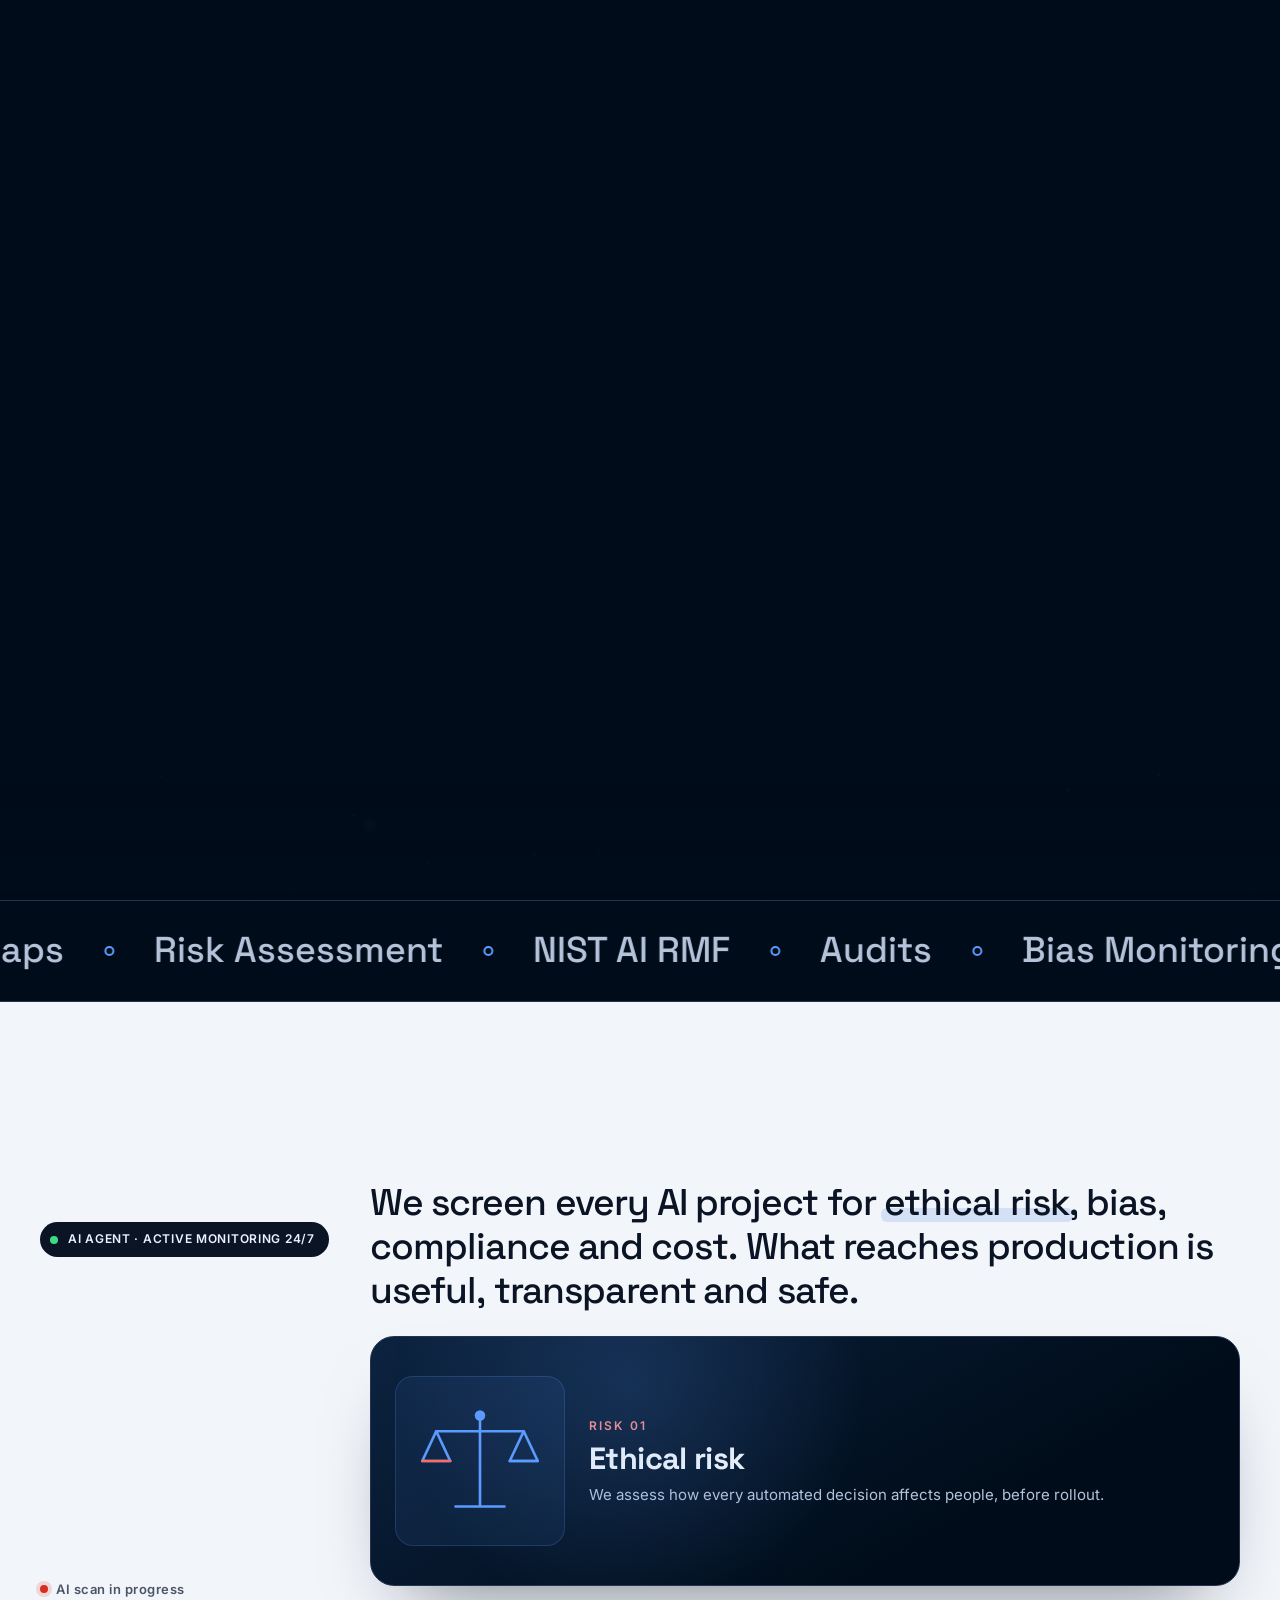
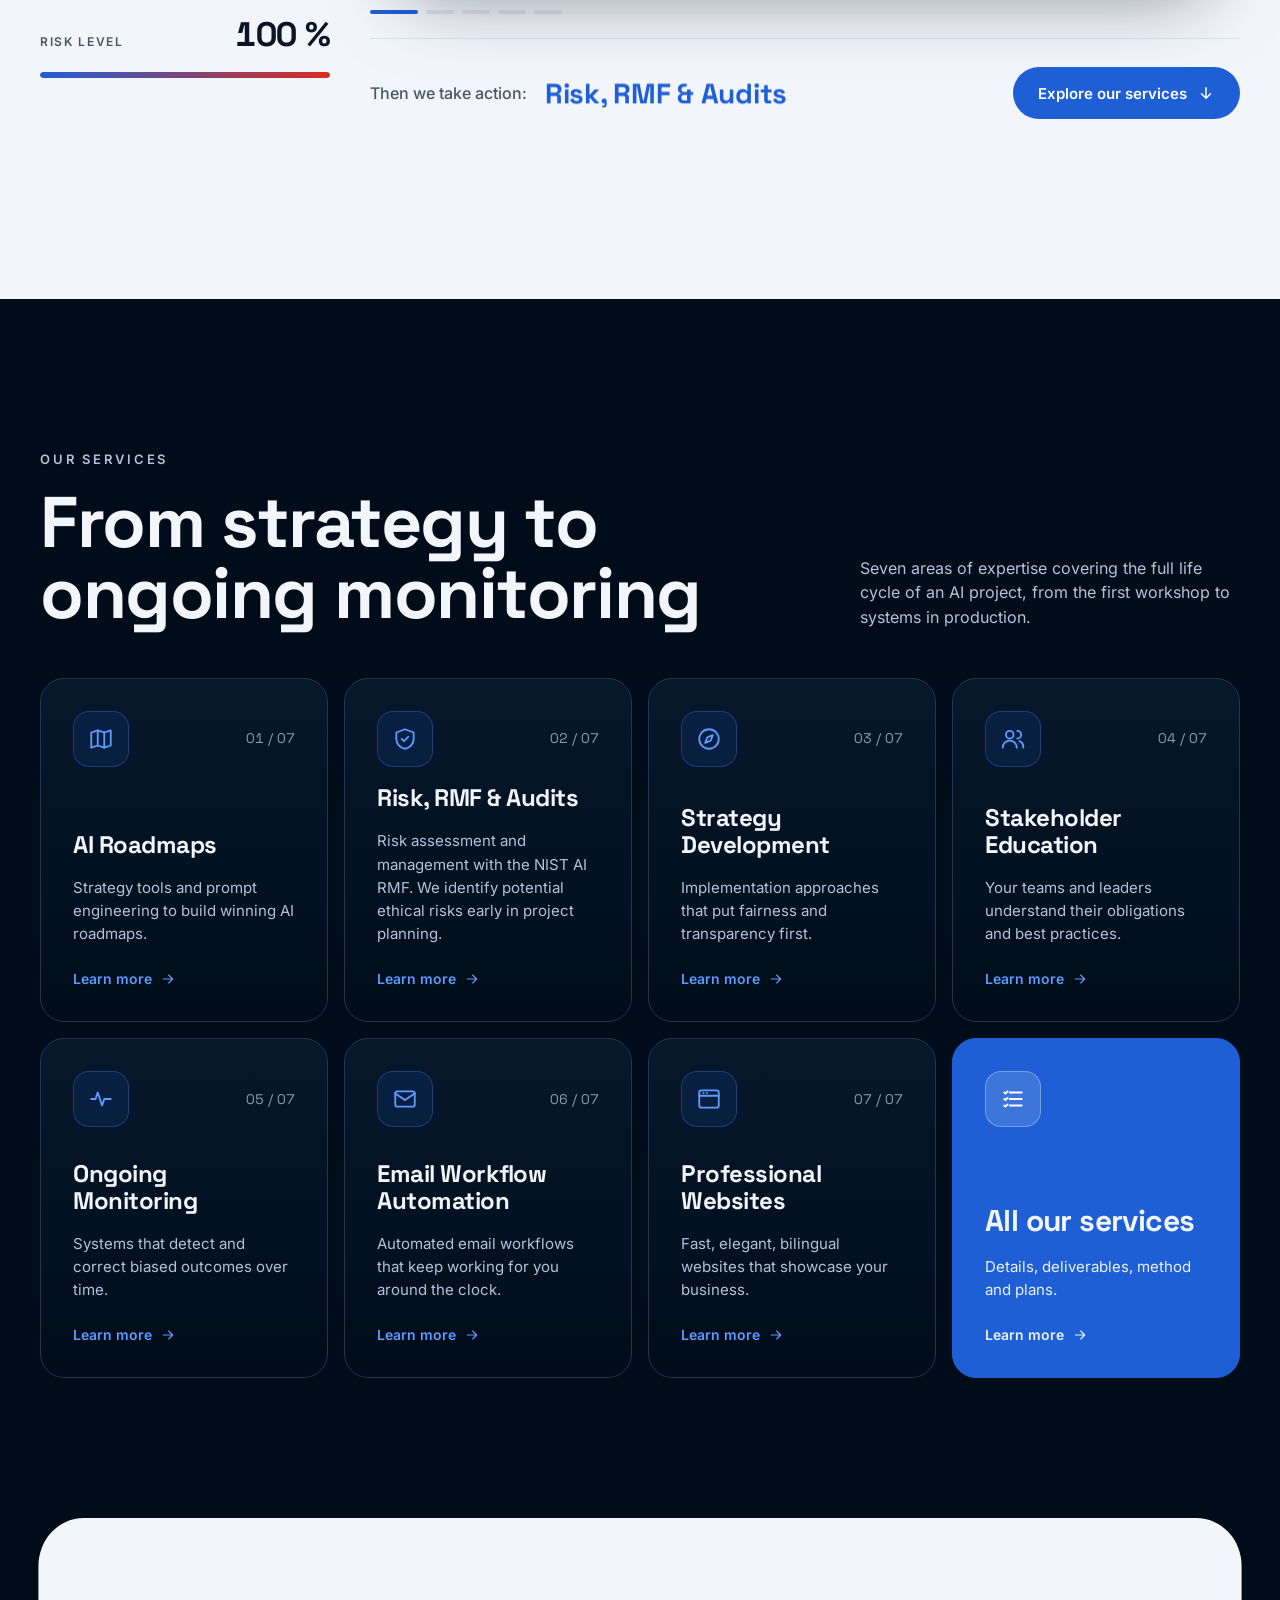
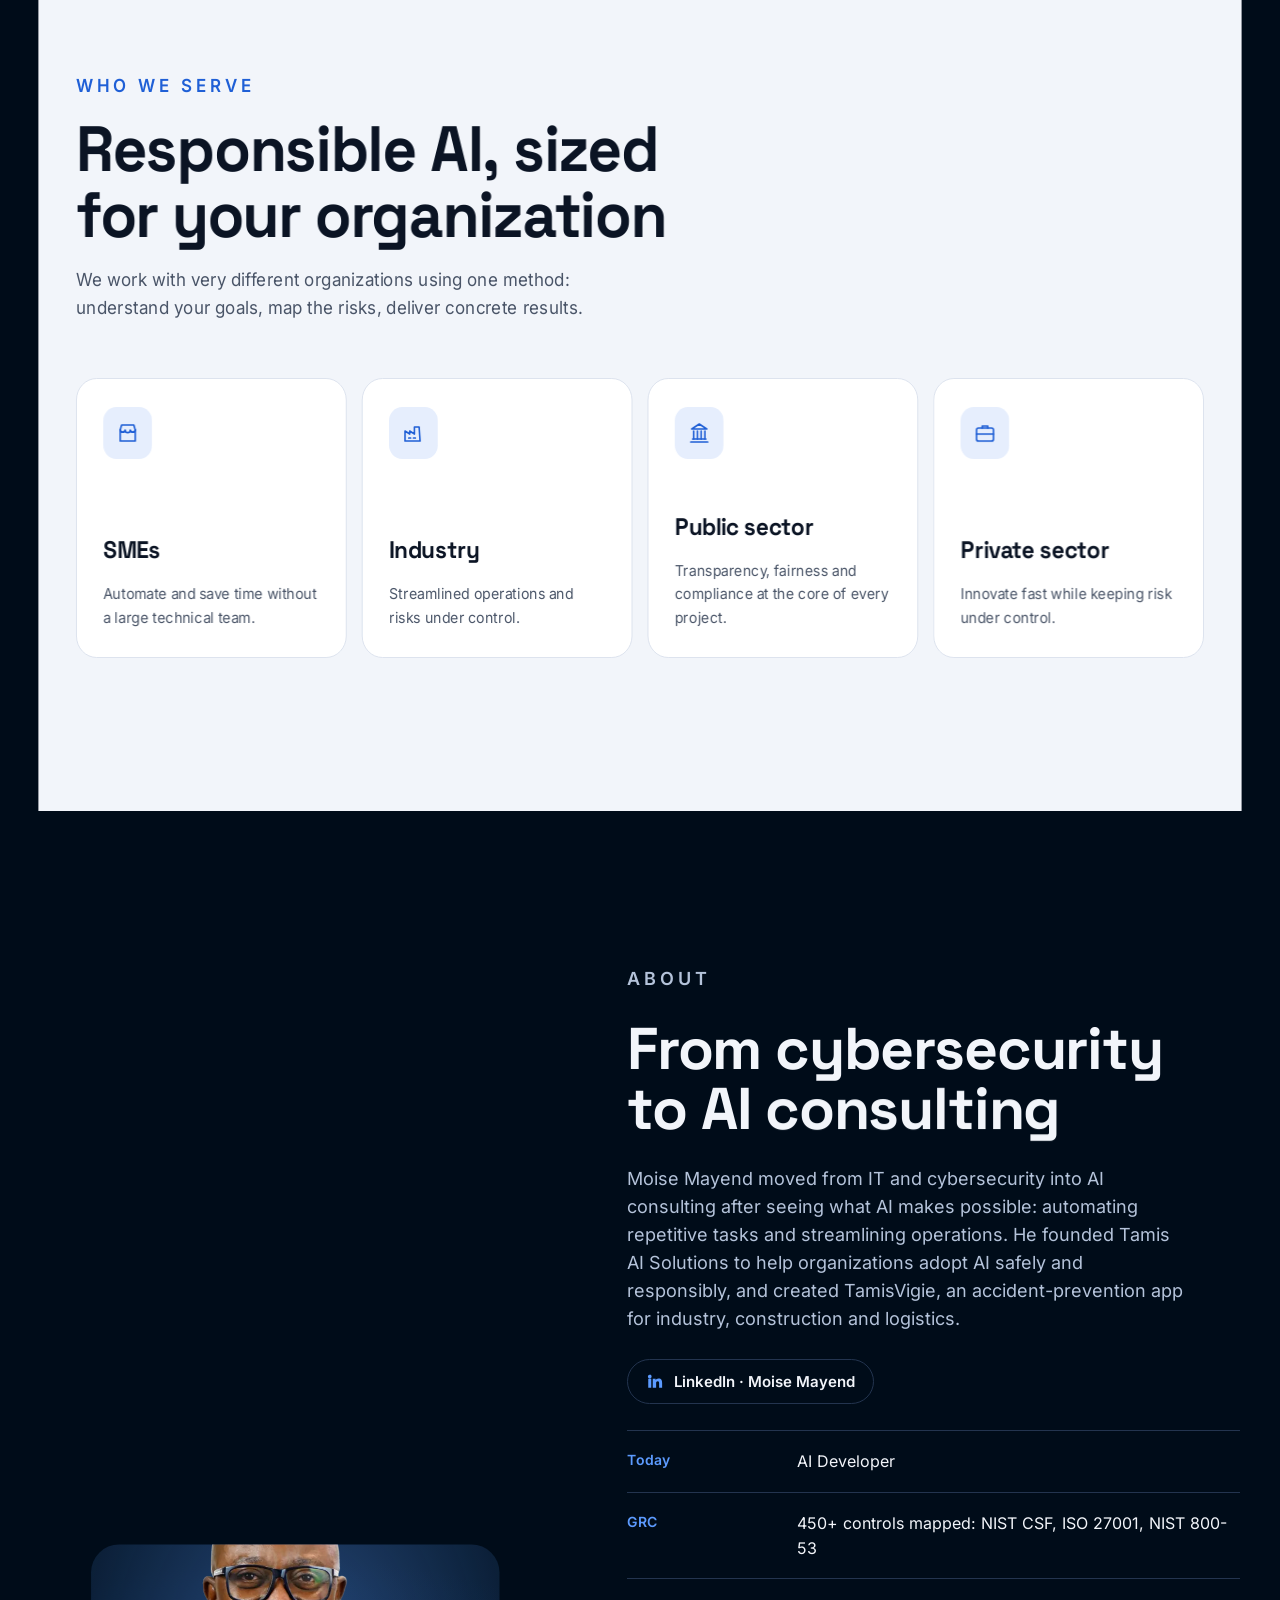
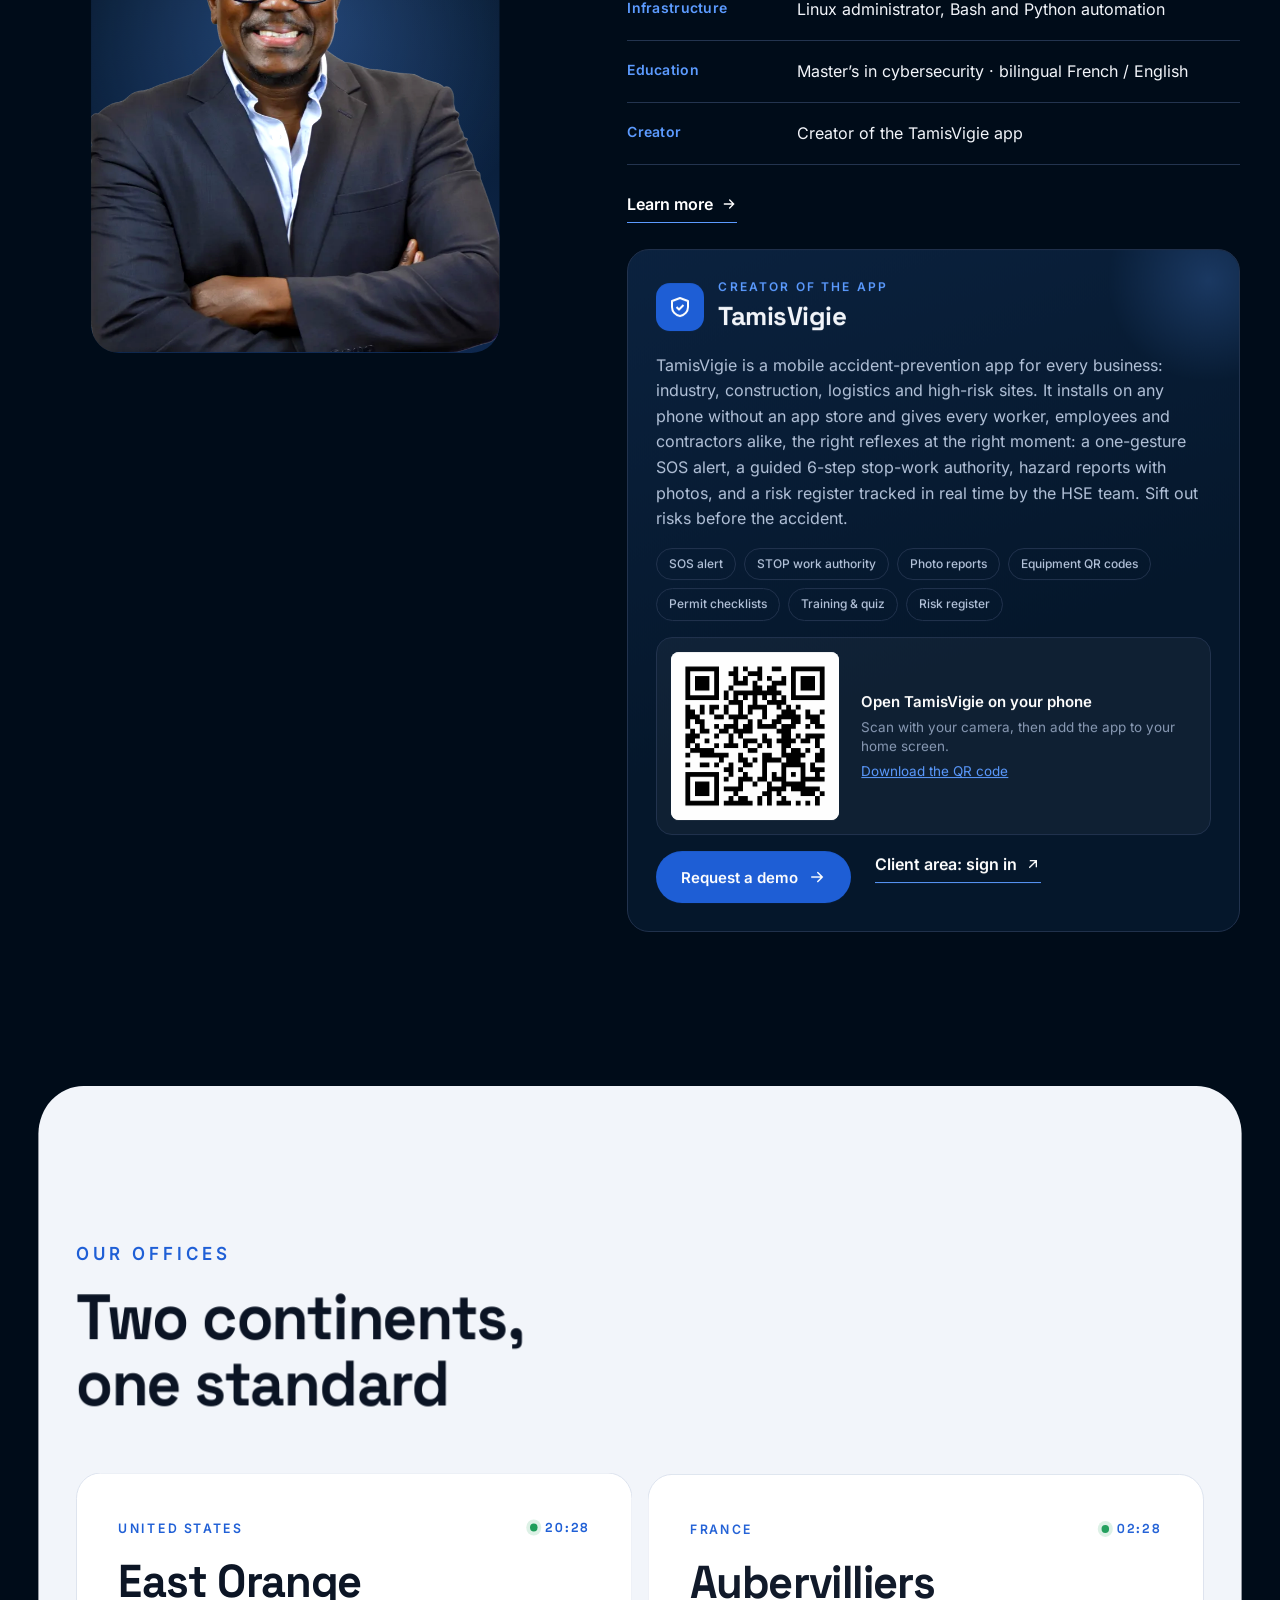
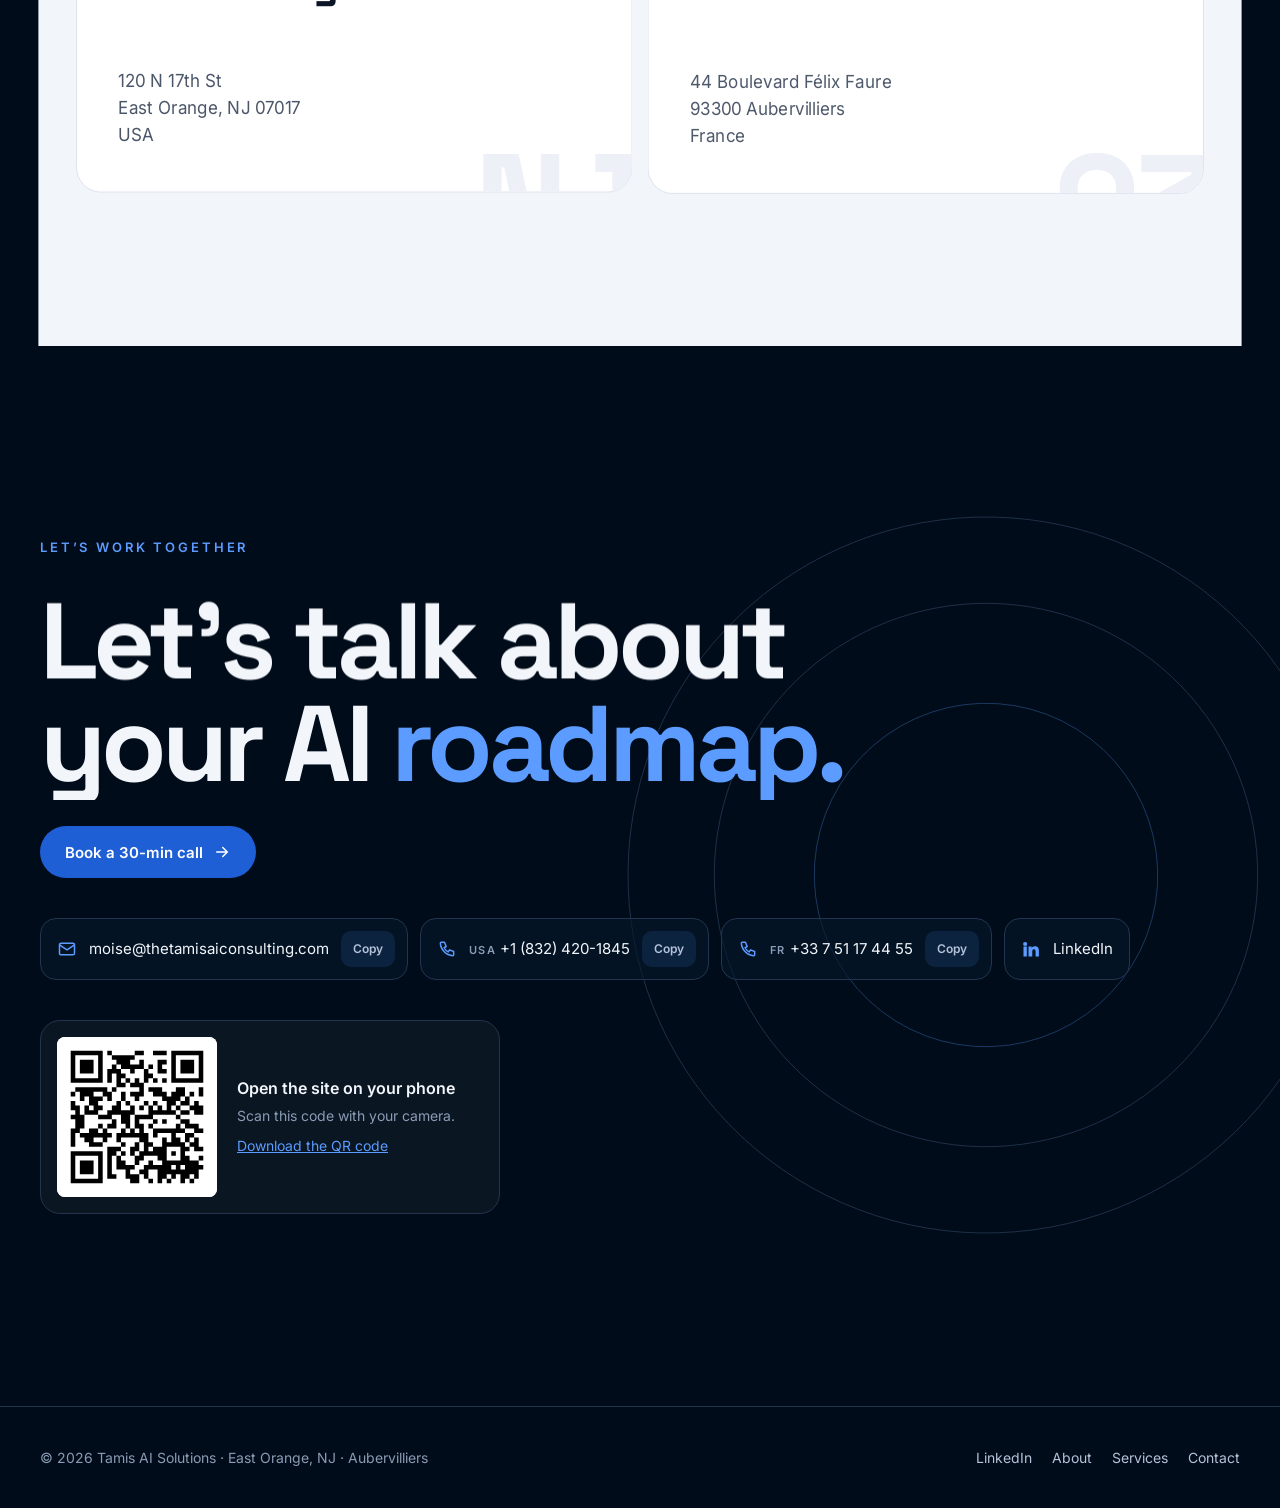
<file: index.html>
<!doctype html>
<html lang="fr">
<head>
<meta charset="utf-8">
<meta name="viewport" content="width=device-width, initial-scale=1, viewport-fit=cover">
<title>Tamis AI Solutions – Conseil IA &amp; gestion des risques</title>
<meta name="description" content="Tamis AI Solutions : conseil en IA, feuilles de route, gestion des risques (NIST AI RMF), audits, surveillance et automatisation. États-Unis et France.">
<meta name="theme-color" content="#000C19">
<meta name="format-detection" content="telephone=no">
<link rel="canonical" href="https://thetamisaiconsulting.com/">
<meta property="og:type" content="website">
<meta property="og:site_name" content="Tamis AI Solutions">
<meta property="og:title" content="Tamis AI Solutions – Conseil IA &amp; gestion des risques">
<meta property="og:description" content="Tamis AI Solutions : conseil en IA, feuilles de route, gestion des risques (NIST AI RMF), audits, surveillance et automatisation. États-Unis et France.">
<meta property="og:url" content="https://thetamisaiconsulting.com/">
<meta property="og:image" content="https://thetamisaiconsulting.com/assets/logo.webp">
<meta name="twitter:card" content="summary">
<link rel="icon" href="assets/mark.webp" type="image/webp">
<link rel="apple-touch-icon" href="assets/mark.webp">
<link rel="preload" href="assets/fonts/space-grotesk-latin-700-normal.woff2" as="font" type="font/woff2" crossorigin>
<link rel="preload" href="assets/fonts/inter-latin-400-normal.woff2" as="font" type="font/woff2" crossorigin>
<link rel="stylesheet" href="assets/site.css?v=202611241222">
</head>
<body>
<a class="skip" href="#top" data-i18n="skip">Aller au contenu</a>

<div class="loader" id="loader" aria-hidden="true">
  <div class="loader-in">
    <img src="assets/mark.webp" alt="">
    <div class="loader-word"><span>T</span><span>A</span><span>M</span><span>I</span><span>S</span></div>
    <div class="loader-bar"><i></i></div>
  </div>
</div>

<header class="hdr" id="hdr">
  <div class="wrap hdr-in">
    <a class="brand" href="./" aria-label="Tamis AI Solutions">
      <img src="assets/mark.webp" alt="" width="30" height="44">
      <span><b>Tamis AI</b><small>Solutions</small></span>
    </a>
    <nav class="nav" aria-label="Navigation">
      <a href="./" aria-current="page" data-i18n="nav.home">Accueil</a>
      <a href="about.html" data-i18n="nav.about">À propos</a>
      <a href="services.html" data-i18n="nav.services">Services</a>
      <a href="contact.html" data-i18n="nav.contact">Contact</a>
    </nav>
    <div class="hdr-right">
      <div class="lang" role="group" aria-label="Langue / Language">
        <button type="button" data-lang="fr" aria-pressed="true">FR</button>
        <button type="button" data-lang="en" aria-pressed="false">EN</button>
      </div>
      <a class="btn btn-primary magnetic" href="https://calendly.com/mangonte72/30min" target="_blank" rel="noopener" data-i18n="cta.short">Prendre rendez-vous</a>
      <button type="button" class="menu-btn" aria-expanded="false" aria-controls="mnav" aria-label="Menu"><span></span></button>
    </div>
  </div>
</header>
<nav class="mnav" id="mnav" aria-label="Menu">
  <a href="./" aria-current="page"><span data-i18n="nav.home">Accueil</span><small>01</small></a>
  <a href="about.html"><span data-i18n="nav.about">À propos</span><small>02</small></a>
  <a href="services.html"><span data-i18n="nav.services">Services</span><small>03</small></a>
  <a href="contact.html"><span data-i18n="nav.contact">Contact</span><small>04</small></a>
  <a class="btn btn-primary" href="https://calendly.com/mangonte72/30min" target="_blank" rel="noopener" data-i18n="cta.short">Prendre rendez-vous</a>
</nav>

<main id="top">
  <!-- HERO -->
  <section class="hero" id="hero">
    <canvas id="net" aria-hidden="true"></canvas>
    <div class="hero-glow" id="glow" aria-hidden="true"></div>
    <div class="hero-shade" aria-hidden="true"></div>
    <div class="wrap hero-in" id="heroIn">
      <p class="eyebrow hero-fade" data-i18n="hero.eyebrow">Conseil IA · Gestion des risques · Automatisation</p>
      <h1 class="hero-title" data-lines="hero.title"></h1>
      <p class="hero-sub hero-fade" data-i18n="hero.sub"></p>
      <div class="hero-cta hero-fade">
        <a class="btn btn-primary magnetic" href="https://calendly.com/mangonte72/30min" target="_blank" rel="noopener"><span data-i18n="hero.cta1">Réserver un appel de 30 min</span><svg width="18" height="18" viewBox="0 0 24 24" fill="none" stroke="currentColor" stroke-width="2" stroke-linecap="round" aria-hidden="true"><path d="M5 12h14M13 6l6 6-6 6"/></svg></a>
        <a class="btn btn-ghost magnetic" href="#services" data-i18n="hero.cta2">Découvrir nos services</a>
      </div>
      <div class="hero-meta hero-fade">
        <div class="cities">
          <div class="city"><span>East Orange · USA</span><b data-clock="us">--:--</b></div>
          <div class="city"><span>Aubervilliers · France</span><b data-clock="fr">--:--</b></div>
        </div>
        <a class="scroll-cue" href="#manifesto"><i aria-hidden="true"></i><span data-i18n="hero.scroll">Défiler</span></a>
      </div>
    </div>
  </section>

  <!-- MARQUEE -->
  <div class="marquee" aria-hidden="true">
    <div class="marquee-track" id="marquee">
      <div class="marquee-group"><span>AI Roadmaps</span><i></i><span>Risk Assessment</span><i></i><span>NIST AI RMF</span><i></i><span>Audits</span><i></i><span>Bias Monitoring</span><i></i><span>Email Automation</span><i></i><span>Stakeholder Education</span><i></i></div>
      <div class="marquee-group"><span>AI Roadmaps</span><i></i><span>Risk Assessment</span><i></i><span>NIST AI RMF</span><i></i><span>Audits</span><i></i><span>Bias Monitoring</span><i></i><span>Email Automation</span><i></i><span>Stakeholder Education</span><i></i></div>
    </div>
  </div>

  <!-- MANIFESTO -->
  <section class="paper manifesto" id="manifesto">
    <div class="wrap manifesto-in">
      <div class="manifesto-side">
        <p class="agent-chip"><i aria-hidden="true"></i><span data-i18n="agent.label">Agent IA · surveillance active 24/7</span></p>
        <figure class="risk" id="riskGlobe" style="margin:0" aria-label="Animation : une IA localise un risque et le réduit de 99 %">
          <canvas aria-hidden="true"></canvas>
          <figcaption class="risk-hud">
            <span class="risk-state"><i></i><b data-risk="state">Analyse en cours</b></span>
            <span class="risk-num"><small data-i18n="risk.level">Niveau de risque</small><b data-risk="pct">100 %</b></span>
            <span class="risk-bar" aria-hidden="true"><i data-risk="bar"></i></span>
          </figcaption>
        </figure>
      </div>
      <div class="man-main">
        <p class="big" id="manText"></p>
        <div class="stage" id="stage" aria-live="polite"></div>
        <div class="dots" id="stageDots" aria-hidden="true"></div>
        <div class="tease" id="tease">
          <span class="tease-label" data-i18n="tease.label">Puis nous passons à l’action :</span>
          <span class="rot" id="rot" aria-live="off"></span>
          <a class="btn btn-primary magnetic tease-btn" href="#services"><span data-i18n="hero.cta2">Découvrir nos services</span><svg width="18" height="18" viewBox="0 0 24 24" fill="none" stroke="currentColor" stroke-width="2" stroke-linecap="round" aria-hidden="true"><path d="M12 5v14M6 13l6 6 6-6"/></svg></a>
        </div>
      </div>
    </div>
  </section>

  <!-- SERVICES -->
  <section class="services" id="services">
    <div class="wrap services-head">
      <div style="display:flex;flex-direction:column;gap:18px">
        <p class="eyebrow" data-i18n="svc.eyebrow">Nos services</p>
        <h2 data-i18n="svc.title">De la stratégie à la surveillance continue</h2>
      </div>
      <div style="display:flex;flex-direction:column;gap:14px;min-width:0">
        <p data-i18n="svc.intro"></p>
      </div>
    </div>
    <div class="wrap track-wrap">
      <div class="track" id="track"></div>
      <p class="swipe-hint" aria-hidden="true"><i></i><span data-i18n="swipe">Faites glisser pour voir tous les services</span></p>
    </div>
  </section>

  <!-- CLIENTS -->
  <section class="paper sheet clients" id="clients">
    <div class="wrap">
      <div class="sec-head">
        <p class="eyebrow" data-i18n="cl.eyebrow">Pour qui</p>
        <h2 data-i18n="cl.title">Une IA responsable, à la taille de votre organisation</h2>
        <p data-i18n="cl.intro"></p>
      </div>
      <div class="cl-grid" id="clGrid"></div>
    </div>
  </section>

  <!-- FOUNDER -->
  <section class="founder" id="about">
    <div class="wrap f-grid">
      <figure class="f-photo" id="fPhoto" style="margin:0">
        <img src="assets/founder.webp" alt="Moise Mayend" id="fImg" width="760" height="1069">
        <figcaption class="f-tag"><b>Moise Mayend</b><span data-i18n="f.role">Fondateur</span></figcaption>
      </figure>
      <div class="f-text">
        <p class="eyebrow" data-i18n="f.eyebrow">À propos</p>
        <h2 data-i18n="f.title">De la cybersécurité au conseil en IA</h2>
        <p data-i18n="f.bio"></p>
        <a class="li-link" href="https://www.linkedin.com/in/moise-mayend-bb1931377" target="_blank" rel="noopener"><svg width="18" height="18" viewBox="0 0 24 24" fill="currentColor" aria-hidden="true"><path d="M4.98 3.5a2.5 2.5 0 11.02 5 2.5 2.5 0 01-.02-5zM3 9h4v12H3zM9 9h3.8v1.7h.1c.5-1 1.8-2 3.8-2 4 0 4.8 2.6 4.8 6V21h-4v-5.6c0-1.3 0-3-1.9-3s-2.1 1.4-2.1 2.9V21H9z"/></svg><span>LinkedIn · Moise Mayend</span></a>
        <dl class="creds" id="creds" style="margin:0"></dl>
        <a class="tv-link" href="about.html"><span data-i18n="more">En savoir plus</span><svg width="16" height="16" viewBox="0 0 24 24" fill="none" stroke="currentColor" stroke-width="2" stroke-linecap="round" aria-hidden="true"><path d="M5 12h14M13 6l6 6-6 6"/></svg></a>
        <article class="tv" id="tv">
          <div class="tv-head">
            <div class="tv-logo"><svg width="24" height="24" viewBox="0 0 24 24" fill="none" stroke="currentColor" stroke-width="2" stroke-linejoin="round" aria-hidden="true"><path d="M12 3l8 3v6c0 4.5-3.4 8.3-8 9-4.6-.7-8-4.5-8-9V6l8-3z"/><path d="M8.5 12l2.5 2.5 4.5-4.5"/></svg></div>
            <div><p class="tv-kicker" data-i18n="tv.kicker">Créateur de l’application</p><h3>TamisVigie</h3></div>
          </div>
          <p class="tv-def" data-i18n="tv.def"></p>
          <div class="tags" id="tvTags"></div>
          <div class="tv-qr">
            <img src="assets/qr-tamisvigie.svg" alt="QR code vers l’application TamisVigie" width="168" height="168" loading="lazy">
            <div><b data-i18n="tvqr.title">Ouvrez TamisVigie sur votre téléphone</b><span data-i18n="tvqr.sub">Scannez avec l’appareil photo, puis ajoutez l’app à l’écran d’accueil.</span><a href="assets/qr-tamisvigie.png" download="qr-tamisvigie.png" data-i18n="qr.dl">Télécharger le QR code</a></div>
          </div>
          <div class="tv-actions">
            <a class="btn btn-primary magnetic" href="https://calendly.com/mangonte72/30min" target="_blank" rel="noopener"><span data-i18n="tv.demo">Demander une démo</span><svg width="18" height="18" viewBox="0 0 24 24" fill="none" stroke="currentColor" stroke-width="2" stroke-linecap="round" aria-hidden="true"><path d="M5 12h14M13 6l6 6-6 6"/></svg></a>
            <a class="tv-link" href="https://mangonte72-dotcom.github.io/vigie/" target="_blank" rel="noopener"><span data-i18n="tv.login">Espace clients : se connecter</span><svg width="16" height="16" viewBox="0 0 24 24" fill="none" stroke="currentColor" stroke-width="2" stroke-linecap="round" aria-hidden="true"><path d="M7 17L17 7M8 7h9v9"/></svg></a>
          </div>
        </article>
      </div>
    </div>
  </section>

  <!-- OFFICES -->
  <section class="paper sheet offices" id="offices">
    <div class="wrap">
      <div class="sec-head">
        <p class="eyebrow" data-i18n="of.eyebrow">Nos bureaux</p>
        <h2 data-i18n="of.title">Deux continents, une même exigence</h2>
      </div>
      <div class="of-grid">
        <article class="of">
          <div class="of-flag"><span data-i18n="of.us">États-Unis</span><span class="of-time"><i></i><b data-clock="us">--:--</b></span></div>
          <h3>East Orange</h3>
          <address>120 N 17th St<br>East Orange, NJ 07017<br>USA</address>
          <div class="of-coord" aria-hidden="true">NJ</div>
        </article>
        <article class="of">
          <div class="of-flag"><span data-i18n="of.fr">France</span><span class="of-time"><i></i><b data-clock="fr">--:--</b></span></div>
          <h3>Aubervilliers</h3>
          <address>44 Boulevard Félix Faure<br>93300 Aubervilliers<br>France</address>
          <div class="of-coord" aria-hidden="true">93</div>
        </article>
      </div>
    </div>
  </section>

  <!-- CTA -->
  <section class="cta" id="contact">
    <div class="cta-ring" id="ring" aria-hidden="true"></div>
    <div class="wrap cta-in">
      <p class="eyebrow" data-i18n="cta.eyebrow">Travaillons ensemble</p>
      <h2 class="cta-title" data-lines="cta.title"></h2>
      <div class="cta-row">
        <a class="btn btn-primary magnetic" href="https://calendly.com/mangonte72/30min" target="_blank" rel="noopener"><span data-i18n="hero.cta1">Réserver un appel de 30 min</span><svg width="18" height="18" viewBox="0 0 24 24" fill="none" stroke="currentColor" stroke-width="2" stroke-linecap="round" aria-hidden="true"><path d="M5 12h14M13 6l6 6-6 6"/></svg></a>
      </div>
      <div class="contact-list">
        <div class="chip"><svg width="20" height="20" viewBox="0 0 24 24" fill="none" stroke="currentColor" stroke-width="1.8" aria-hidden="true"><rect x="3" y="5" width="18" height="14" rx="2"/><path d="M3 7l9 6 9-6"/></svg><span id="mail">moise@thetamisaiconsulting.com</span><button type="button" data-copy="mail" data-i18n="copy">Copier</button></div>
        <div class="chip"><svg width="20" height="20" viewBox="0 0 24 24" fill="none" stroke="currentColor" stroke-width="1.8" stroke-linejoin="round" aria-hidden="true"><path d="M5 4h4l2 5-2.5 1.5a11 11 0 005 5L15 13l5 2v4a1 1 0 01-1 1A16 16 0 014 5a1 1 0 011-1z"/></svg><span><small class="cc">USA</small> <span id="phone">+1 (832) 420-1845</span></span><button type="button" data-copy="phone" data-i18n="copy">Copier</button></div>
        <div class="chip"><svg width="20" height="20" viewBox="0 0 24 24" fill="none" stroke="currentColor" stroke-width="1.8" stroke-linejoin="round" aria-hidden="true"><path d="M5 4h4l2 5-2.5 1.5a11 11 0 005 5L15 13l5 2v4a1 1 0 01-1 1A16 16 0 014 5a1 1 0 011-1z"/></svg><span><small class="cc">FR</small> <span id="phone2">+33 7 51 17 44 55</span></span><button type="button" data-copy="phone2" data-i18n="copy">Copier</button></div>
        <a class="chip" style="text-decoration:none;padding-right:16px" href="https://www.linkedin.com/in/moise-mayend-bb1931377" target="_blank" rel="noopener"><svg width="20" height="20" viewBox="0 0 24 24" fill="currentColor" aria-hidden="true"><path d="M4.98 3.5a2.5 2.5 0 11.02 5 2.5 2.5 0 01-.02-5zM3 9h4v12H3zM9 9h3.8v1.7h.1c.5-1 1.8-2 3.8-2 4 0 4.8 2.6 4.8 6V21h-4v-5.6c0-1.3 0-3-1.9-3s-2.1 1.4-2.1 2.9V21H9z"/></svg><span style="user-select:auto">LinkedIn</span></a>
      </div>
      <div class="qr-card">
        <img src="assets/qr.svg" alt="QR code vers thetamisaiconsulting.com" width="160" height="160" loading="lazy">
        <div><b data-i18n="qr.title">Ouvrez le site sur votre téléphone</b><span data-i18n="qr.sub">Scannez ce code avec l’appareil photo.</span><a href="assets/qr-tamis-ai.png" download="qr-tamis-ai.png" data-i18n="qr.dl">Télécharger le QR code</a></div>
      </div>
    </div>
  </section>
</main>

<footer class="foot">
  <div class="wrap foot-in">
    <span>© 2026 Tamis AI Solutions · East Orange, NJ · Aubervilliers</span>
    <nav aria-label="Footer">
      <a href="https://www.linkedin.com/in/moise-mayend-bb1931377" target="_blank" rel="noopener">LinkedIn</a>
      <a href="about.html" data-i18n="nav.about">À propos</a>
      <a href="services.html" data-i18n="nav.services">Services</a>
      <a href="contact.html" data-i18n="nav.contact">Contact</a>
    </nav>
  </div>
</footer>

<script src="assets/vendor/gsap.min.js"></script>
<script src="assets/vendor/ScrollTrigger.min.js"></script>
<script src="assets/vendor/lenis.min.js"></script>
<script src="assets/i18n.js?v=202611241222"></script>
<script src="assets/site.js?v=202611241222"></script>

</body></html>
</file>
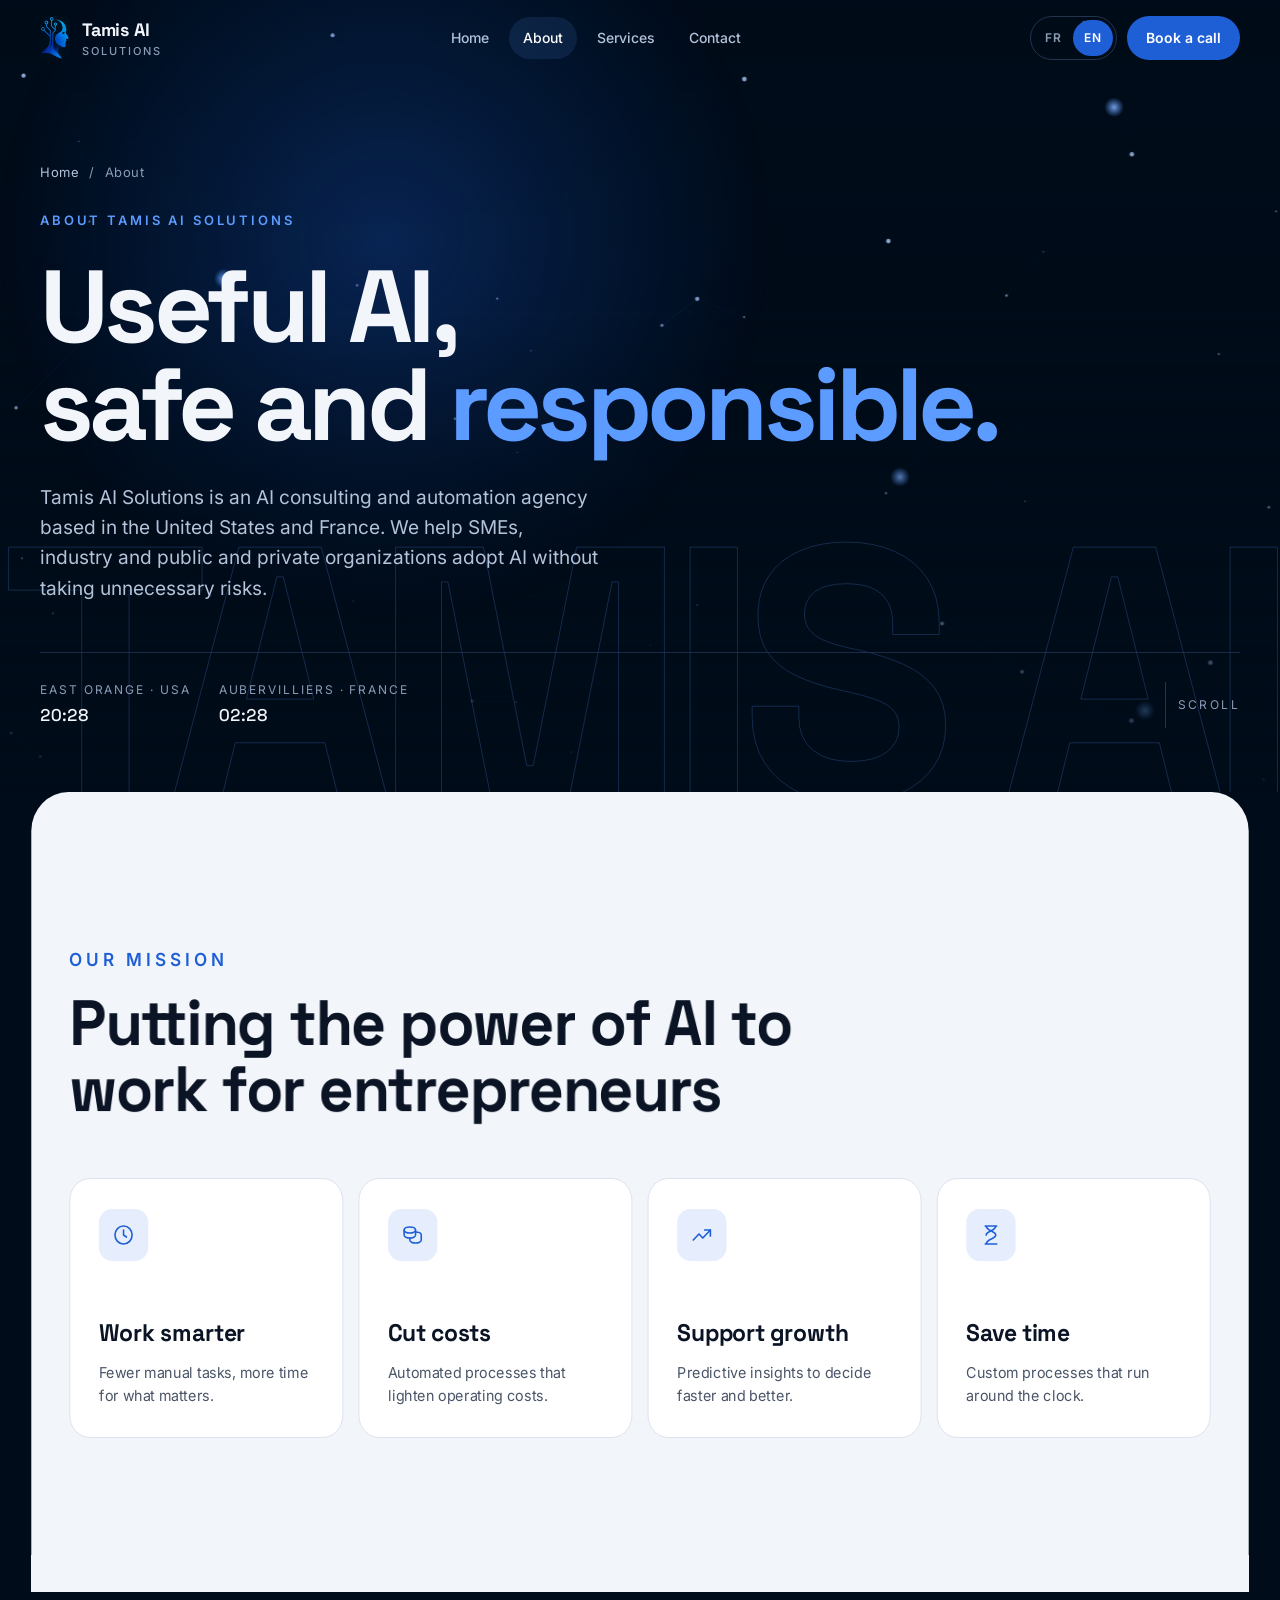
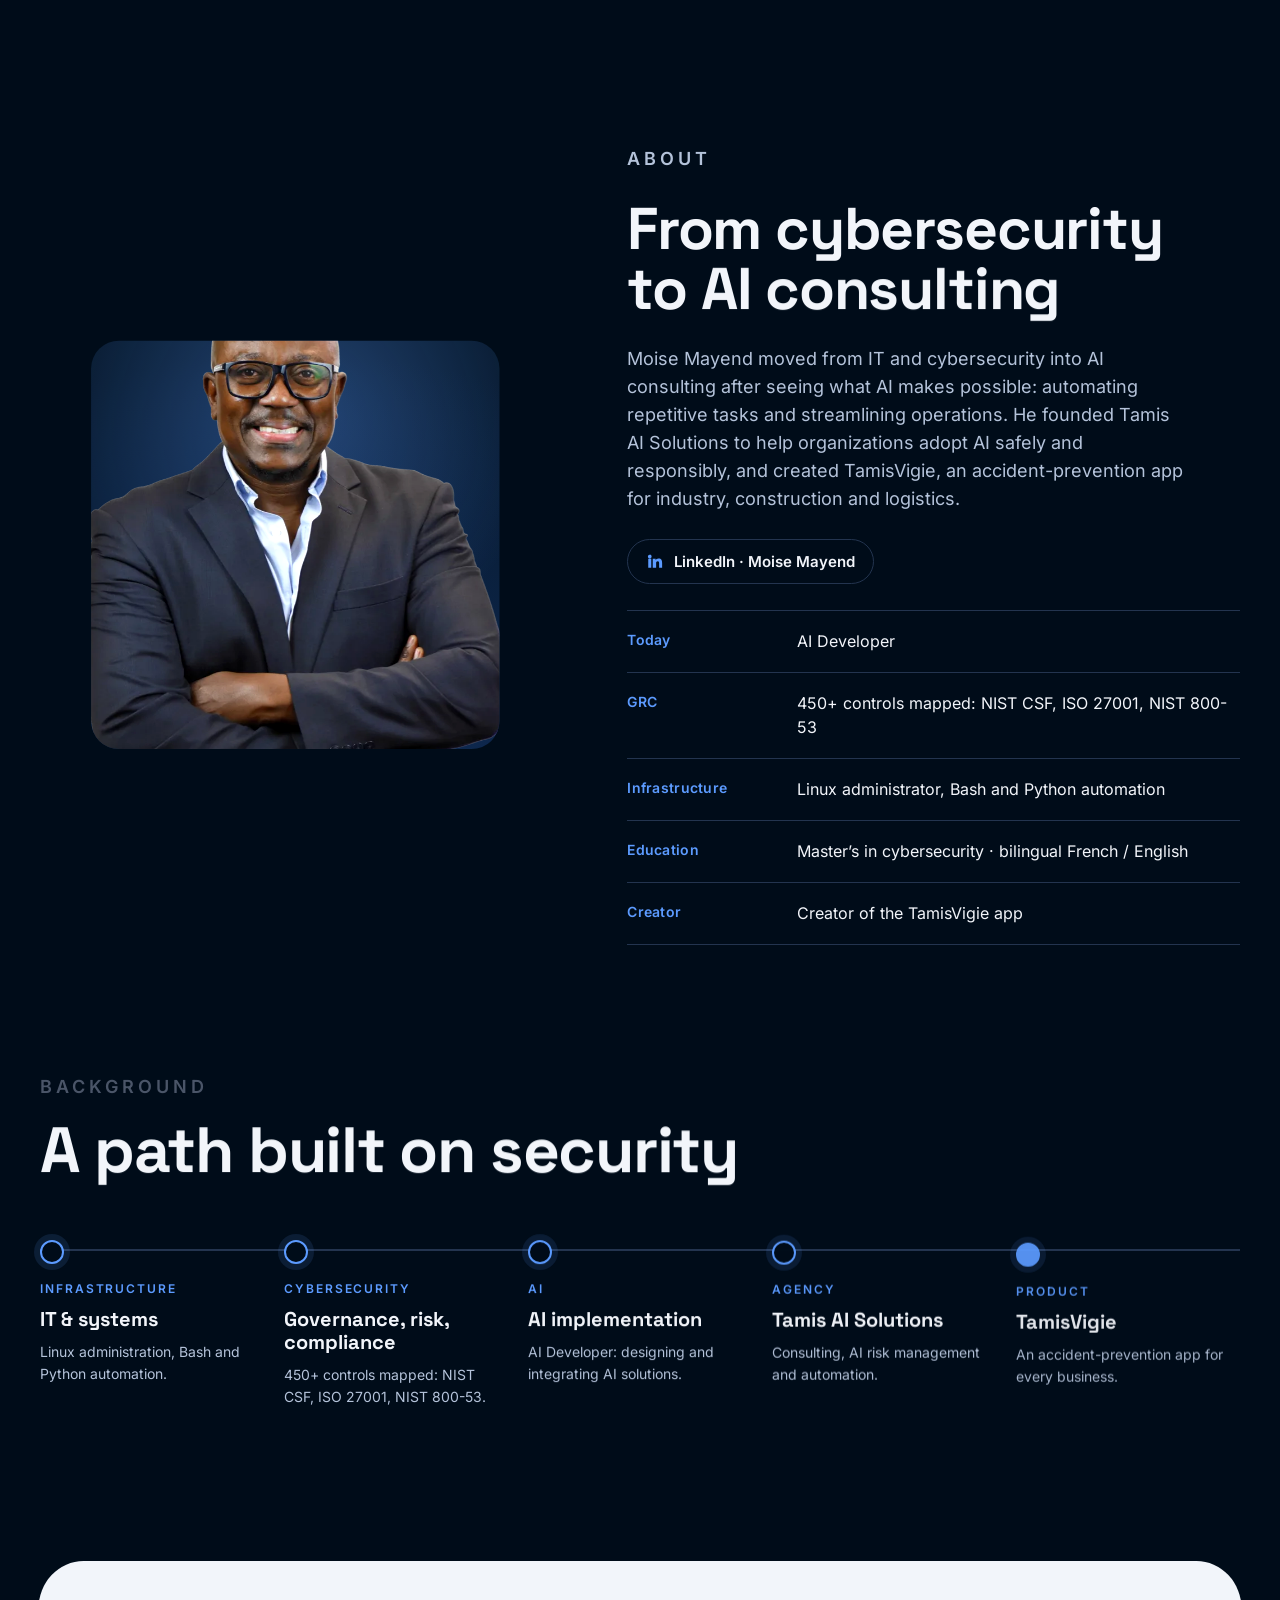
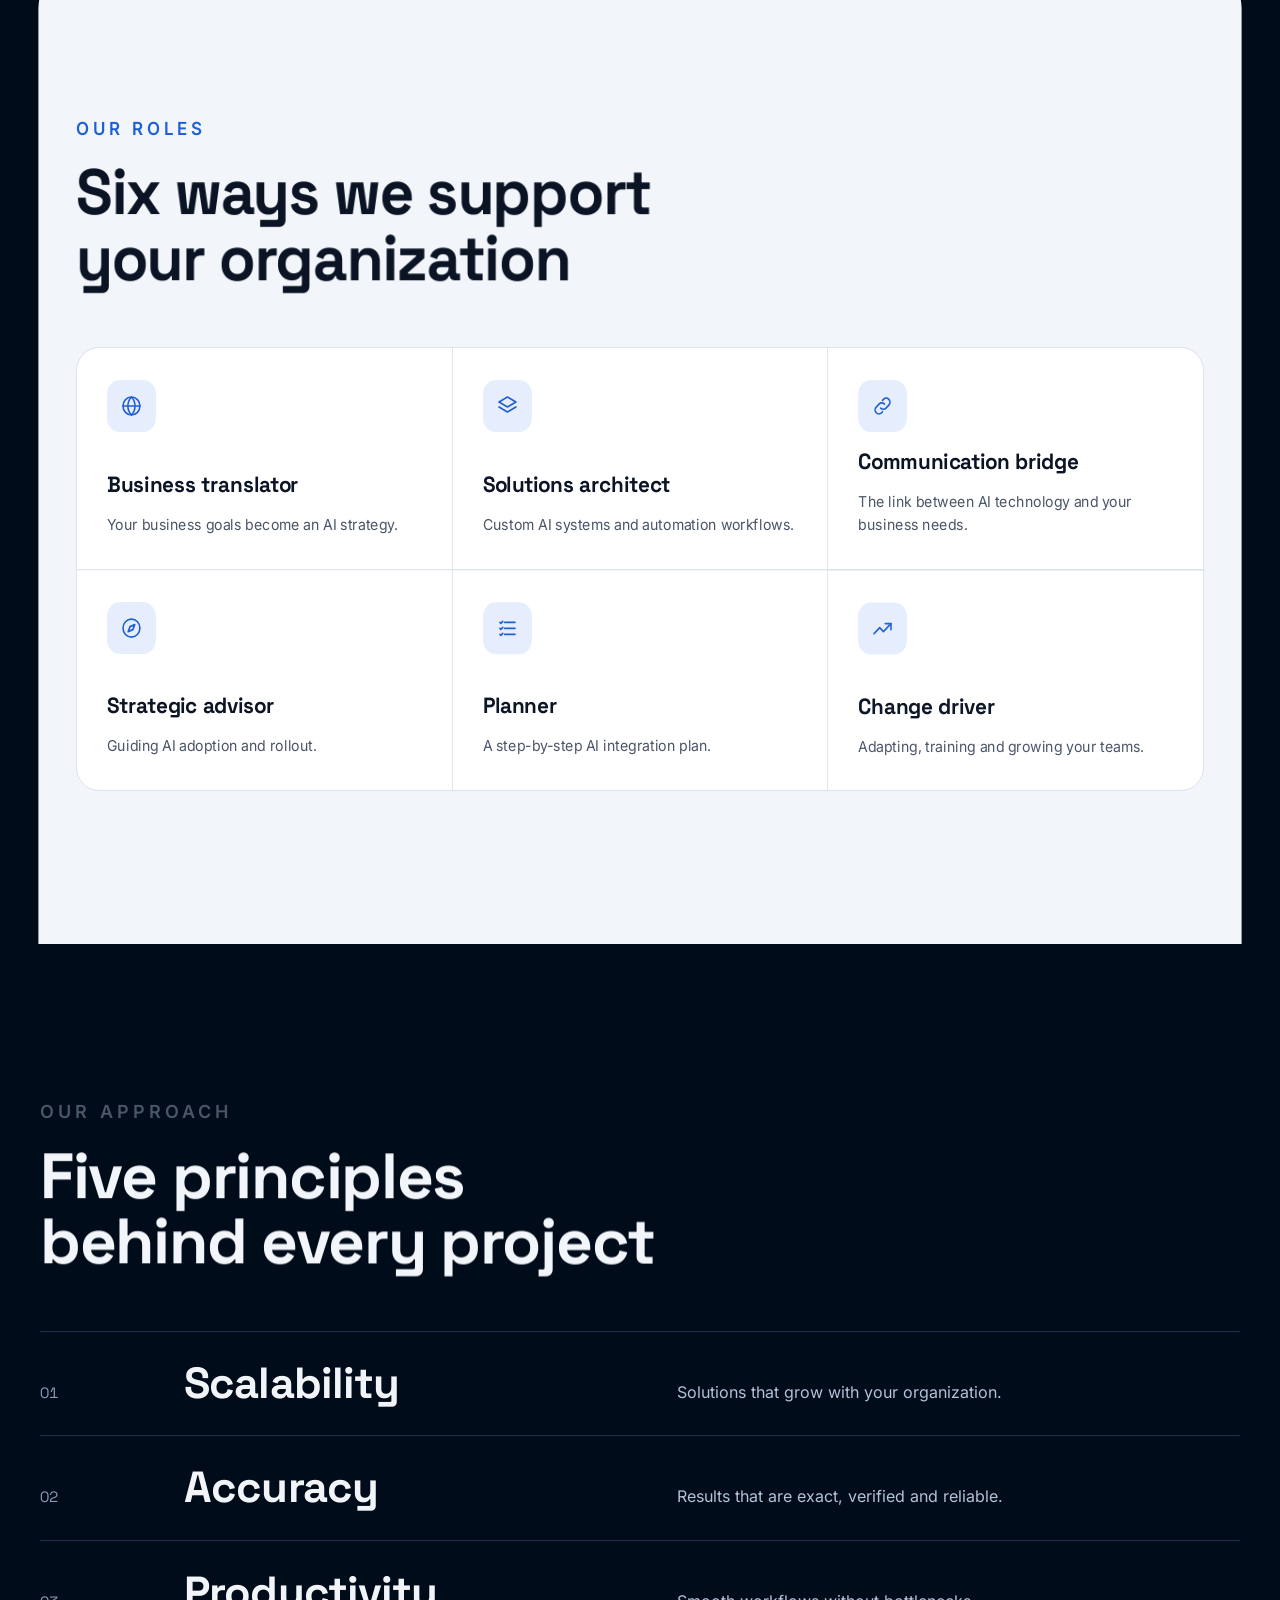
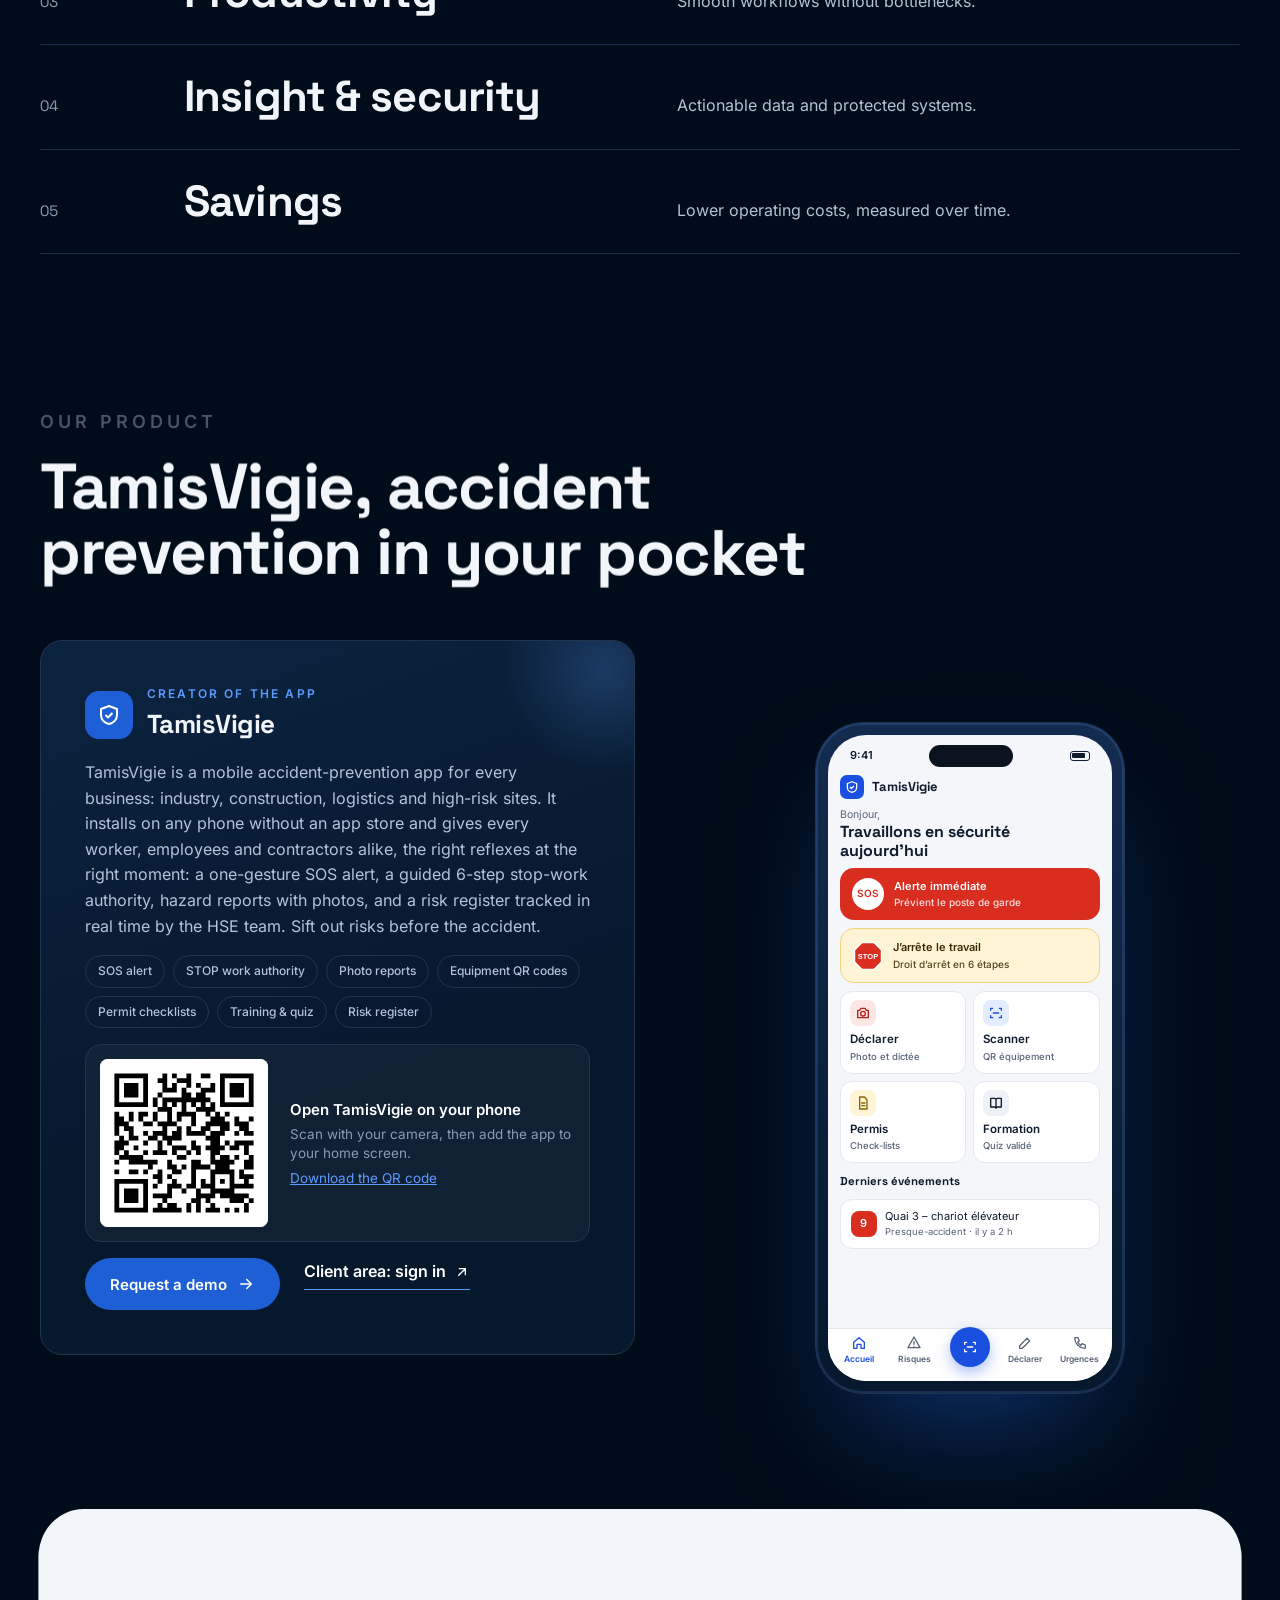
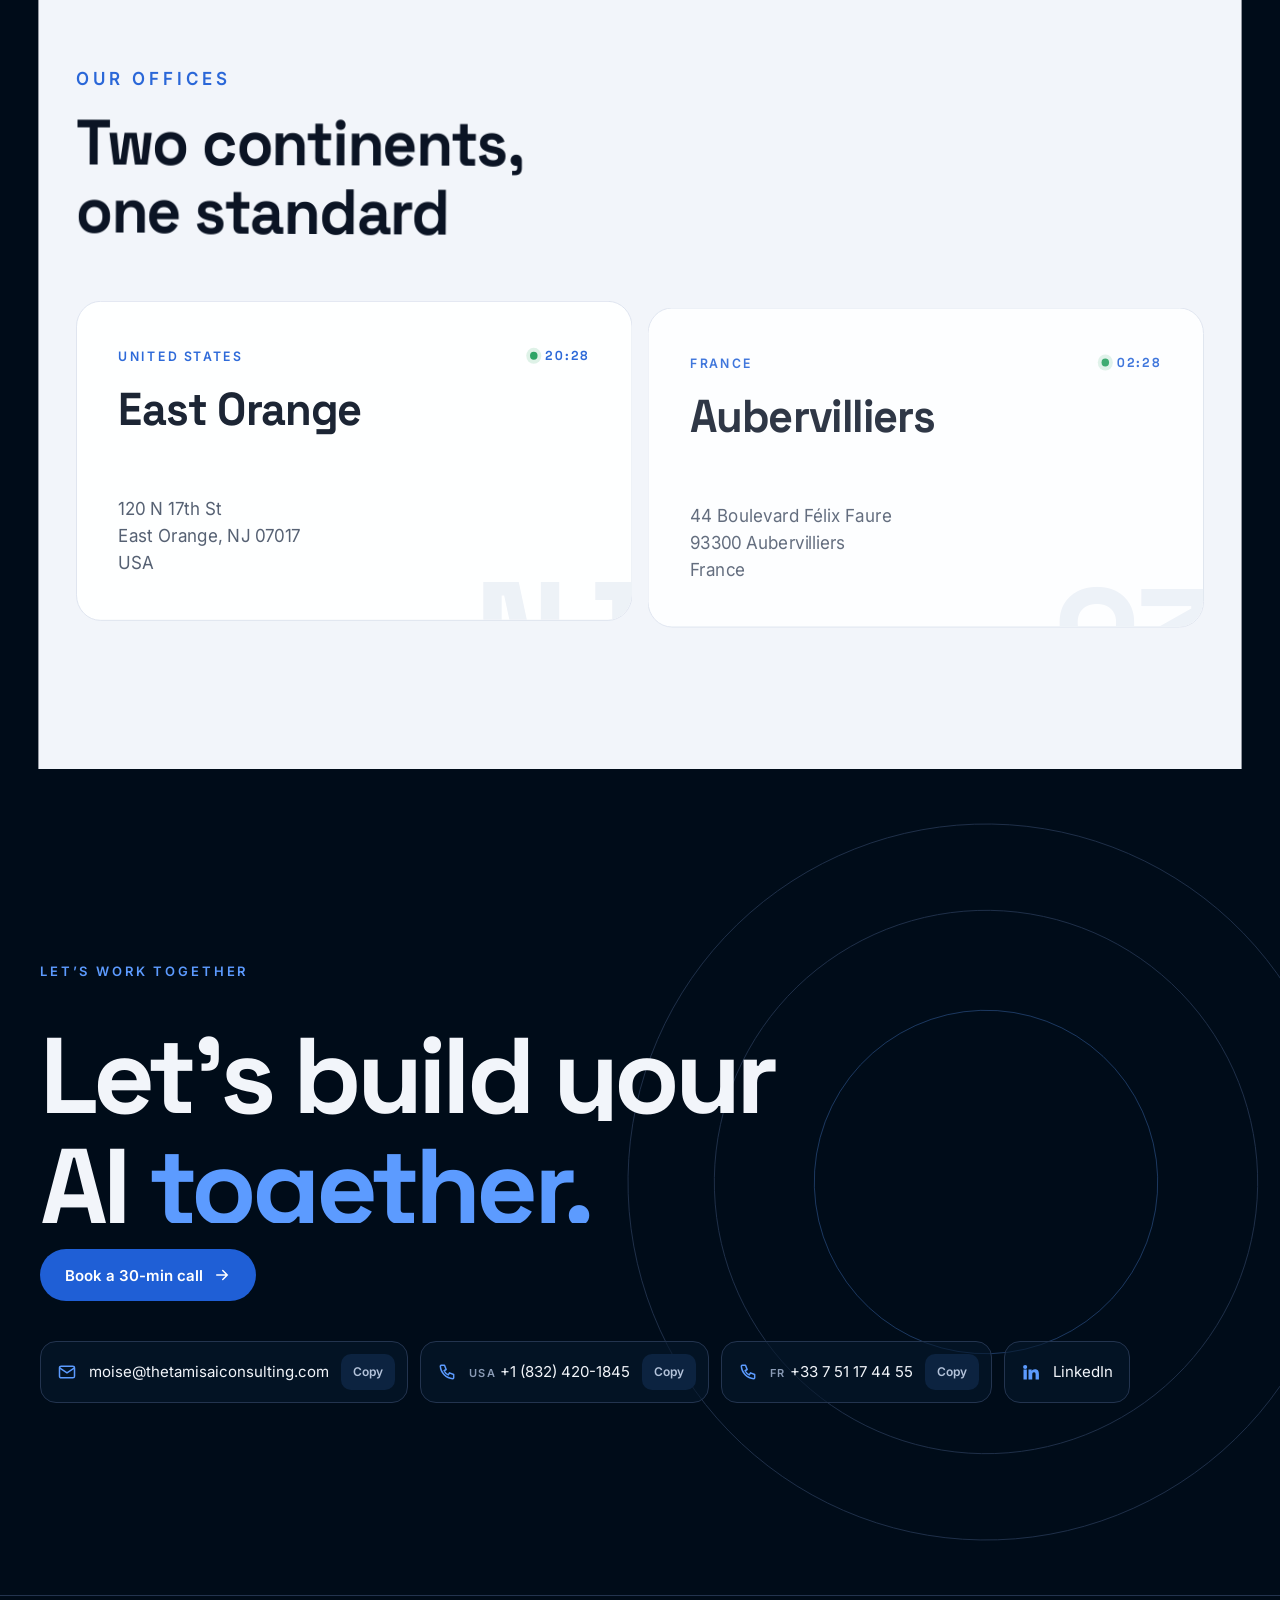
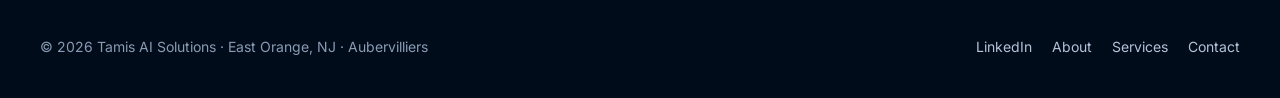
<file: about.html>
<!doctype html>
<html lang="fr">
<head>
<meta charset="utf-8">
<meta name="viewport" content="width=device-width, initial-scale=1, viewport-fit=cover">
<title>À propos – Tamis AI Solutions</title>
<meta name="description" content="Tamis AI Solutions : mission, fondateur, approche et TamisVigie.">
<meta name="theme-color" content="#000C19">
<meta name="format-detection" content="telephone=no">
<link rel="canonical" href="https://thetamisaiconsulting.com/about.html">
<meta property="og:type" content="website">
<meta property="og:site_name" content="Tamis AI Solutions">
<meta property="og:title" content="À propos – Tamis AI Solutions">
<meta property="og:description" content="Tamis AI Solutions : mission, fondateur, approche et TamisVigie.">
<meta property="og:url" content="https://thetamisaiconsulting.com/about.html">
<meta property="og:image" content="https://thetamisaiconsulting.com/assets/logo.webp">
<meta name="twitter:card" content="summary">
<link rel="icon" href="assets/mark.webp" type="image/webp">
<link rel="apple-touch-icon" href="assets/mark.webp">
<link rel="preload" href="assets/fonts/space-grotesk-latin-700-normal.woff2" as="font" type="font/woff2" crossorigin>
<link rel="preload" href="assets/fonts/inter-latin-400-normal.woff2" as="font" type="font/woff2" crossorigin>
<link rel="stylesheet" href="assets/site.css?v=202611241222">
</head>
<body>
<a class="skip" href="#top" data-i18n="skip">Aller au contenu</a>
<header class="hdr" id="hdr">
  <div class="wrap hdr-in">
    <a class="brand" href="./" aria-label="Tamis AI Solutions">
      <img src="assets/mark.webp" alt="" width="30" height="44">
      <span><b>Tamis AI</b><small>Solutions</small></span>
    </a>
    <nav class="nav" aria-label="Navigation">
      <a href="./" data-i18n="nav.home">Accueil</a>
      <a href="about.html" aria-current="page" data-i18n="nav.about">À propos</a>
      <a href="services.html" data-i18n="nav.services">Services</a>
      <a href="contact.html" data-i18n="nav.contact">Contact</a>
    </nav>
    <div class="hdr-right">
      <div class="lang" role="group" aria-label="Langue / Language">
        <button type="button" data-lang="fr" aria-pressed="true">FR</button>
        <button type="button" data-lang="en" aria-pressed="false">EN</button>
      </div>
      <a class="btn btn-primary magnetic" href="https://calendly.com/mangonte72/30min" target="_blank" rel="noopener" data-i18n="cta.short">Prendre rendez-vous</a>
      <button type="button" class="menu-btn" aria-expanded="false" aria-controls="mnav" aria-label="Menu"><span></span></button>
    </div>
  </div>
</header>
<nav class="mnav" id="mnav" aria-label="Menu">
  <a href="./"><span data-i18n="nav.home">Accueil</span><small>01</small></a>
  <a href="about.html" aria-current="page"><span data-i18n="nav.about">À propos</span><small>02</small></a>
  <a href="services.html"><span data-i18n="nav.services">Services</span><small>03</small></a>
  <a href="contact.html"><span data-i18n="nav.contact">Contact</span><small>04</small></a>
  <a class="btn btn-primary" href="https://calendly.com/mangonte72/30min" target="_blank" rel="noopener" data-i18n="cta.short">Prendre rendez-vous</a>
</nav>

<main id="top">
  <section class="hero phero" id="hero">
    <canvas id="net" data-density="22000" aria-hidden="true"></canvas>
    <div class="hero-glow" id="glow" aria-hidden="true" style="left:30%;top:30%"></div>
    <div class="hero-shade" aria-hidden="true"></div>
    <div class="outline-word" aria-hidden="true">TAMIS AI</div>
    <div class="wrap hero-in" id="heroIn">
      <p class="crumbs hero-fade"><a href="./" data-i18n="nav.home">Accueil</a><span aria-hidden="true">/</span><span data-i18n="nav.about">À propos</span></p>
      <p class="eyebrow hero-fade" data-i18n="ab.eyebrow">À propos</p>
      <h1 class="hero-title" data-lines="ab.title"></h1>
      <p class="hero-sub hero-fade" data-i18n="ab.sub"></p>
      <div class="hero-meta hero-fade">
        <div class="cities">
          <div class="city"><span>East Orange · USA</span><b data-clock="us">--:--</b></div>
          <div class="city"><span>Aubervilliers · France</span><b data-clock="fr">--:--</b></div>
        </div>
        <a class="scroll-cue" href="#mission"><i aria-hidden="true"></i><span data-i18n="hero.scroll">Défiler</span></a>
      </div>
    </div>
  </section>

  <section class="paper sheet clients" id="mission">
    <div class="wrap">
      <div class="sec-head">
        <p class="eyebrow" data-i18n="mi.eyebrow">Notre mission</p>
        <h2 data-i18n="mi.title"></h2>
      </div>
      <div class="pillars" id="pillars"></div>
    </div>
  </section>

  <section class="founder" id="founder">
    <div class="wrap f-grid">
      <figure class="f-photo" id="fPhoto" style="margin:0">
        <img src="assets/founder.webp" alt="Moise Mayend" id="fImg" width="760" height="1069">
        <figcaption class="f-tag"><b>Moise Mayend</b><span data-i18n="f.role">Fondateur</span></figcaption>
      </figure>
      <div class="f-text">
        <p class="eyebrow" data-i18n="f.eyebrow">À propos</p>
        <h2 data-i18n="f.title"></h2>
        <p data-i18n="f.bio"></p>
        <a class="li-link" href="https://www.linkedin.com/in/moise-mayend-bb1931377" target="_blank" rel="noopener"><svg width="18" height="18" viewBox="0 0 24 24" fill="currentColor" aria-hidden="true"><path d="M4.98 3.5a2.5 2.5 0 11.02 5 2.5 2.5 0 01-.02-5zM3 9h4v12H3zM9 9h3.8v1.7h.1c.5-1 1.8-2 3.8-2 4 0 4.8 2.6 4.8 6V21h-4v-5.6c0-1.3 0-3-1.9-3s-2.1 1.4-2.1 2.9V21H9z"/></svg><span>LinkedIn · Moise Mayend</span></a>
        <dl class="creds" id="creds" style="margin:0"></dl>
      </div>
    </div>
    <div class="wrap" style="padding-top:clamp(80px,10vw,140px)">
      <div class="sec-head">
        <p class="eyebrow" data-i18n="pa.eyebrow">Parcours</p>
        <h2 data-i18n="pa.title"></h2>
      </div>
      <div class="path"><div class="path-line" aria-hidden="true"><i></i></div><div id="pathSteps" style="display:contents"></div></div>
    </div>
  </section>

  <section class="paper sheet clients" id="roles-sec">
    <div class="wrap">
      <div class="sec-head">
        <p class="eyebrow" data-i18n="ro.eyebrow">Nos rôles</p>
        <h2 data-i18n="ro.title"></h2>
      </div>
      <div class="roles" id="roles"></div>
    </div>
  </section>

  <section class="founder" id="approach">
    <div class="wrap">
      <div class="sec-head">
        <p class="eyebrow" data-i18n="pr.eyebrow">Notre approche</p>
        <h2 data-i18n="pr.title"></h2>
      </div>
      <div class="principles" id="principles"></div>
    </div>
  </section>

  <section class="founder" id="tamisvigie" style="padding-top:0">
    <div class="wrap">
      <div class="sec-head">
        <p class="eyebrow" data-i18n="tvp.eyebrow">Notre produit</p>
        <h2 data-i18n="tvp.title"></h2>
      </div>
      <div class="product">
        <article class="tv">
          <div class="tv-head">
            <div class="tv-logo"><svg width="24" height="24" viewBox="0 0 24 24" fill="none" stroke="currentColor" stroke-width="2" stroke-linejoin="round" aria-hidden="true"><path d="M12 3l8 3v6c0 4.5-3.4 8.3-8 9-4.6-.7-8-4.5-8-9V6l8-3z"/><path d="M8.5 12l2.5 2.5 4.5-4.5"/></svg></div>
            <div><p class="tv-kicker" data-i18n="tv.kicker">Créateur de l’application</p><h3>TamisVigie</h3></div>
          </div>
          <p class="tv-def" data-i18n="tv.def"></p>
          <div class="tags" id="tvTags"></div>
          <div class="tv-qr">
            <img src="assets/qr-tamisvigie.svg" alt="QR code vers l’application TamisVigie" width="168" height="168" loading="lazy">
            <div><b data-i18n="tvqr.title">Ouvrez TamisVigie sur votre téléphone</b><span data-i18n="tvqr.sub">Scannez avec l’appareil photo, puis ajoutez l’app à l’écran d’accueil.</span><a href="assets/qr-tamisvigie.png" download="qr-tamisvigie.png" data-i18n="qr.dl">Télécharger le QR code</a></div>
          </div>
          <div class="tv-actions">
            <a class="btn btn-primary magnetic" href="https://calendly.com/mangonte72/30min" target="_blank" rel="noopener"><span data-i18n="tv.demo">Demander une démo</span><svg width="18" height="18" viewBox="0 0 24 24" fill="none" stroke="currentColor" stroke-width="2" stroke-linecap="round" aria-hidden="true"><path d="M5 12h14M13 6l6 6-6 6"/></svg></a>
            <a class="tv-link" href="https://mangonte72-dotcom.github.io/vigie/" target="_blank" rel="noopener"><span data-i18n="tv.login">Espace clients : se connecter</span><svg width="16" height="16" viewBox="0 0 24 24" fill="none" stroke="currentColor" stroke-width="2" stroke-linecap="round" aria-hidden="true"><path d="M7 17L17 7M8 7h9v9"/></svg></a>
          </div>
        </article>
        <div class="phone" aria-hidden="true">
          <div class="phone-in">
            <div class="ph-status"><b>9:41</b><i class="ph-island"></i><span class="ph-bat"></span></div>
            <div class="ph-top"><i><svg viewBox="0 0 24 24" width="14" height="14" fill="none" stroke="#fff" stroke-width="2.2" stroke-linejoin="round"><path d="M12 3l8 3v6c0 4.5-3.4 8.3-8 9-4.6-.7-8-4.5-8-9V6z"/><path d="M8.5 12l2.5 2.5 4.5-4.5"/></svg></i>TamisVigie</div>
            <div class="ph-hello"><small>Bonjour,</small><div class="ph-h">Travaillons en sécurité aujourd’hui</div></div>
            <div class="ph-sos"><span>SOS</span><div><b>Alerte immédiate</b><small>Prévient le poste de garde</small></div></div>
            <div class="ph-stop"><svg viewBox="0 0 40 40" width="30" height="30"><path d="M12 2h16l10 10v16L28 38H12L2 28V12z" fill="#D92D20" stroke="#fff" stroke-width="2"/><text x="20" y="24.5" text-anchor="middle" font-size="10" font-weight="800" fill="#fff" font-family="Arial">STOP</text></svg><div><b>J’arrête le travail</b><small>Droit d’arrêt en 6 étapes</small></div></div>
            <div class="ph-grid">
              <div><i class="r"><svg viewBox="0 0 24 24" width="16" height="16" fill="none" stroke="currentColor" stroke-width="2" stroke-linecap="round" stroke-linejoin="round"><path d="M4 8h3l2-3h6l2 3h3v11H4z"/><circle cx="12" cy="13" r="3.5"/></svg></i><b>Déclarer</b><small>Photo et dictée</small></div>
              <div><i class="b"><svg viewBox="0 0 24 24" width="16" height="16" fill="none" stroke="currentColor" stroke-width="2" stroke-linecap="round" stroke-linejoin="round"><path d="M4 8V5h3M17 5h3v3M20 16v3h-3M7 19H4v-3"/><path d="M8 12h8"/></svg></i><b>Scanner</b><small>QR équipement</small></div>
              <div><i class="y"><svg viewBox="0 0 24 24" width="16" height="16" fill="none" stroke="currentColor" stroke-width="2" stroke-linecap="round" stroke-linejoin="round"><path d="M7 3h7l4 4v14H7z"/><path d="M10 12h5M10 16h5"/></svg></i><b>Permis</b><small>Check-lists</small></div>
              <div><i class="g"><svg viewBox="0 0 24 24" width="16" height="16" fill="none" stroke="currentColor" stroke-width="2" stroke-linecap="round" stroke-linejoin="round"><path d="M4 5h6a2 2 0 012 2v13a2 2 0 00-2-2H4zM20 5h-6a2 2 0 00-2 2v13a2 2 0 012-2h6z"/></svg></i><b>Formation</b><small>Quiz validé</small></div>
            </div>
            <div class="ph-lbl">Derniers événements</div>
            <div class="ph-row"><b>9</b><div>Quai 3 – chariot élévateur<small>Presque-accident · il y a 2 h</small></div></div>
            <nav class="ph-tabs"><span class="on"><svg viewBox="0 0 24 24" width="16" height="16" fill="none" stroke="currentColor" stroke-width="2" stroke-linecap="round" stroke-linejoin="round"><path d="M4 11l8-7 8 7v9h-5v-6H9v6H4z"/></svg>Accueil</span><span><svg viewBox="0 0 24 24" width="16" height="16" fill="none" stroke="currentColor" stroke-width="2" stroke-linecap="round" stroke-linejoin="round"><path d="M12 3l9 16H3z"/><path d="M12 10v4M12 17h.01"/></svg>Risques</span><span class="sc"><svg viewBox="0 0 24 24" width="16" height="16" fill="none" stroke="currentColor" stroke-width="2" stroke-linecap="round" stroke-linejoin="round"><path d="M4 8V5h3M17 5h3v3M20 16v3h-3M7 19H4v-3"/><path d="M8 12h8"/></svg></span><span><svg viewBox="0 0 24 24" width="16" height="16" fill="none" stroke="currentColor" stroke-width="2" stroke-linecap="round" stroke-linejoin="round"><path d="M4 20h4L19 9l-4-4L4 16z"/></svg>Déclarer</span><span><svg viewBox="0 0 24 24" width="16" height="16" fill="none" stroke="currentColor" stroke-width="2" stroke-linecap="round" stroke-linejoin="round"><path d="M5 4h4l2 5-2.5 1.5a11 11 0 005 5L15 13l5 2v4a1 1 0 01-1 1A16 16 0 014 5a1 1 0 011-1z"/></svg>Urgences</span></nav>
          </div>
        </div>
      </div>
    </div>
  </section>

  <!-- OFFICES -->
  <section class="paper sheet offices" id="offices">
    <div class="wrap">
      <div class="sec-head">
        <p class="eyebrow" data-i18n="of.eyebrow">Nos bureaux</p>
        <h2 data-i18n="of.title">Deux continents, une même exigence</h2>
      </div>
      <div class="of-grid">
        <article class="of">
          <div class="of-flag"><span data-i18n="of.us">États-Unis</span><span class="of-time"><i></i><b data-clock="us">--:--</b></span></div>
          <h3>East Orange</h3>
          <address>120 N 17th St<br>East Orange, NJ 07017<br>USA</address>
          <div class="of-coord" aria-hidden="true">NJ</div>
        </article>
        <article class="of">
          <div class="of-flag"><span data-i18n="of.fr">France</span><span class="of-time"><i></i><b data-clock="fr">--:--</b></span></div>
          <h3>Aubervilliers</h3>
          <address>44 Boulevard Félix Faure<br>93300 Aubervilliers<br>France</address>
          <div class="of-coord" aria-hidden="true">93</div>
        </article>
      </div>
    </div>
  </section>

  <!-- CTA -->
  <section class="cta" id="contact">
    <div class="cta-ring" id="ring" aria-hidden="true"></div>
    <div class="wrap cta-in">
      <p class="eyebrow" data-i18n="cta.eyebrow">Travaillons ensemble</p>
      <h2 class="cta-title" data-lines="ab.cta"></h2>
      <div class="cta-row">
        <a class="btn btn-primary magnetic" href="https://calendly.com/mangonte72/30min" target="_blank" rel="noopener"><span data-i18n="hero.cta1">Réserver un appel de 30 min</span><svg width="18" height="18" viewBox="0 0 24 24" fill="none" stroke="currentColor" stroke-width="2" stroke-linecap="round" aria-hidden="true"><path d="M5 12h14M13 6l6 6-6 6"/></svg></a>
      </div>
      <div class="contact-list">
        <div class="chip"><svg width="20" height="20" viewBox="0 0 24 24" fill="none" stroke="currentColor" stroke-width="1.8" aria-hidden="true"><rect x="3" y="5" width="18" height="14" rx="2"/><path d="M3 7l9 6 9-6"/></svg><span id="mail">moise@thetamisaiconsulting.com</span><button type="button" data-copy="mail" data-i18n="copy">Copier</button></div>
        <div class="chip"><svg width="20" height="20" viewBox="0 0 24 24" fill="none" stroke="currentColor" stroke-width="1.8" stroke-linejoin="round" aria-hidden="true"><path d="M5 4h4l2 5-2.5 1.5a11 11 0 005 5L15 13l5 2v4a1 1 0 01-1 1A16 16 0 014 5a1 1 0 011-1z"/></svg><span><small class="cc">USA</small> <span id="phone">+1 (832) 420-1845</span></span><button type="button" data-copy="phone" data-i18n="copy">Copier</button></div>
        <div class="chip"><svg width="20" height="20" viewBox="0 0 24 24" fill="none" stroke="currentColor" stroke-width="1.8" stroke-linejoin="round" aria-hidden="true"><path d="M5 4h4l2 5-2.5 1.5a11 11 0 005 5L15 13l5 2v4a1 1 0 01-1 1A16 16 0 014 5a1 1 0 011-1z"/></svg><span><small class="cc">FR</small> <span id="phone2">+33 7 51 17 44 55</span></span><button type="button" data-copy="phone2" data-i18n="copy">Copier</button></div>
        <a class="chip" style="text-decoration:none;padding-right:16px" href="https://www.linkedin.com/in/moise-mayend-bb1931377" target="_blank" rel="noopener"><svg width="20" height="20" viewBox="0 0 24 24" fill="currentColor" aria-hidden="true"><path d="M4.98 3.5a2.5 2.5 0 11.02 5 2.5 2.5 0 01-.02-5zM3 9h4v12H3zM9 9h3.8v1.7h.1c.5-1 1.8-2 3.8-2 4 0 4.8 2.6 4.8 6V21h-4v-5.6c0-1.3 0-3-1.9-3s-2.1 1.4-2.1 2.9V21H9z"/></svg><span style="user-select:auto">LinkedIn</span></a>
      </div>
    </div>
  </section>
</main>

<footer class="foot">
  <div class="wrap foot-in">
    <span>© 2026 Tamis AI Solutions · East Orange, NJ · Aubervilliers</span>
    <nav aria-label="Footer">
      <a href="https://www.linkedin.com/in/moise-mayend-bb1931377" target="_blank" rel="noopener">LinkedIn</a>
      <a href="about.html" data-i18n="nav.about">À propos</a>
      <a href="services.html" data-i18n="nav.services">Services</a>
      <a href="contact.html" data-i18n="nav.contact">Contact</a>
    </nav>
  </div>
</footer>

<script src="assets/vendor/gsap.min.js"></script>
<script src="assets/vendor/ScrollTrigger.min.js"></script>
<script src="assets/vendor/lenis.min.js"></script>
<script src="assets/i18n.js?v=202611241222"></script>
<script src="assets/site.js?v=202611241222"></script>
</body>
</html>
</file>
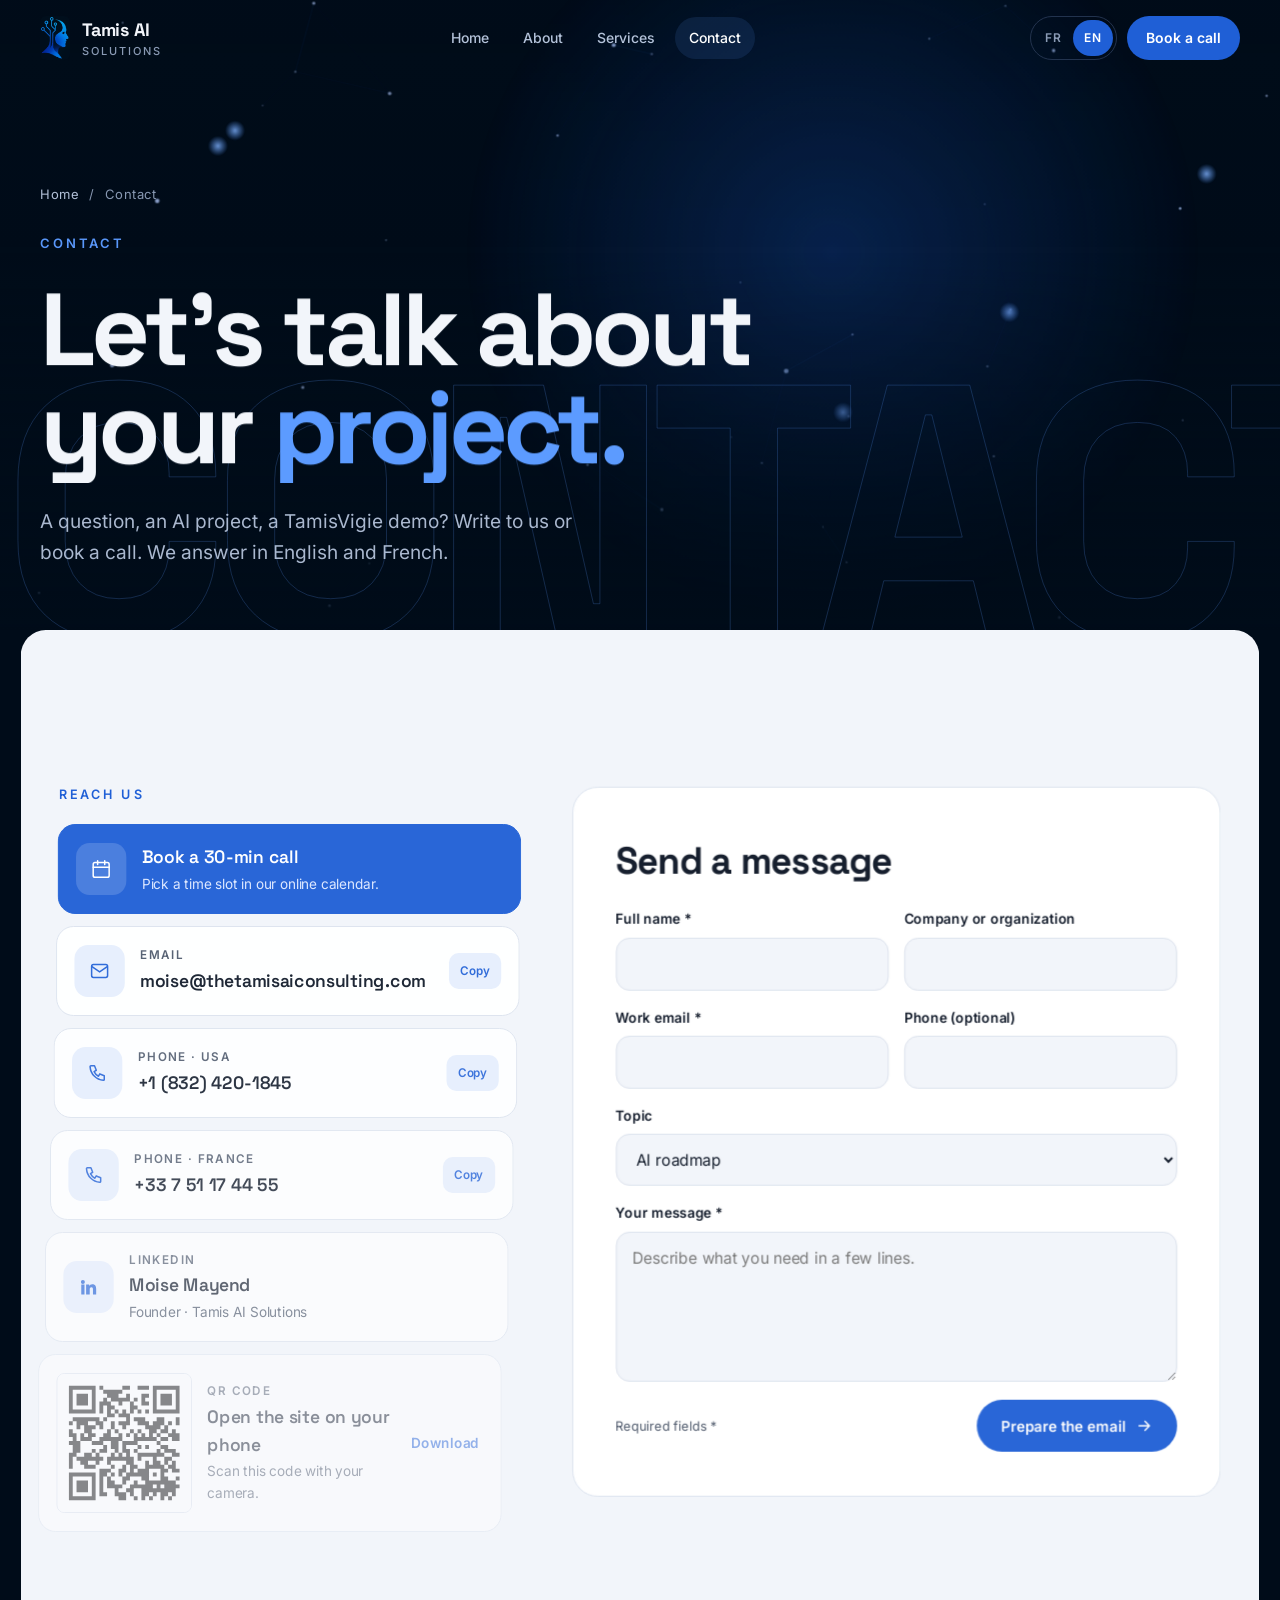
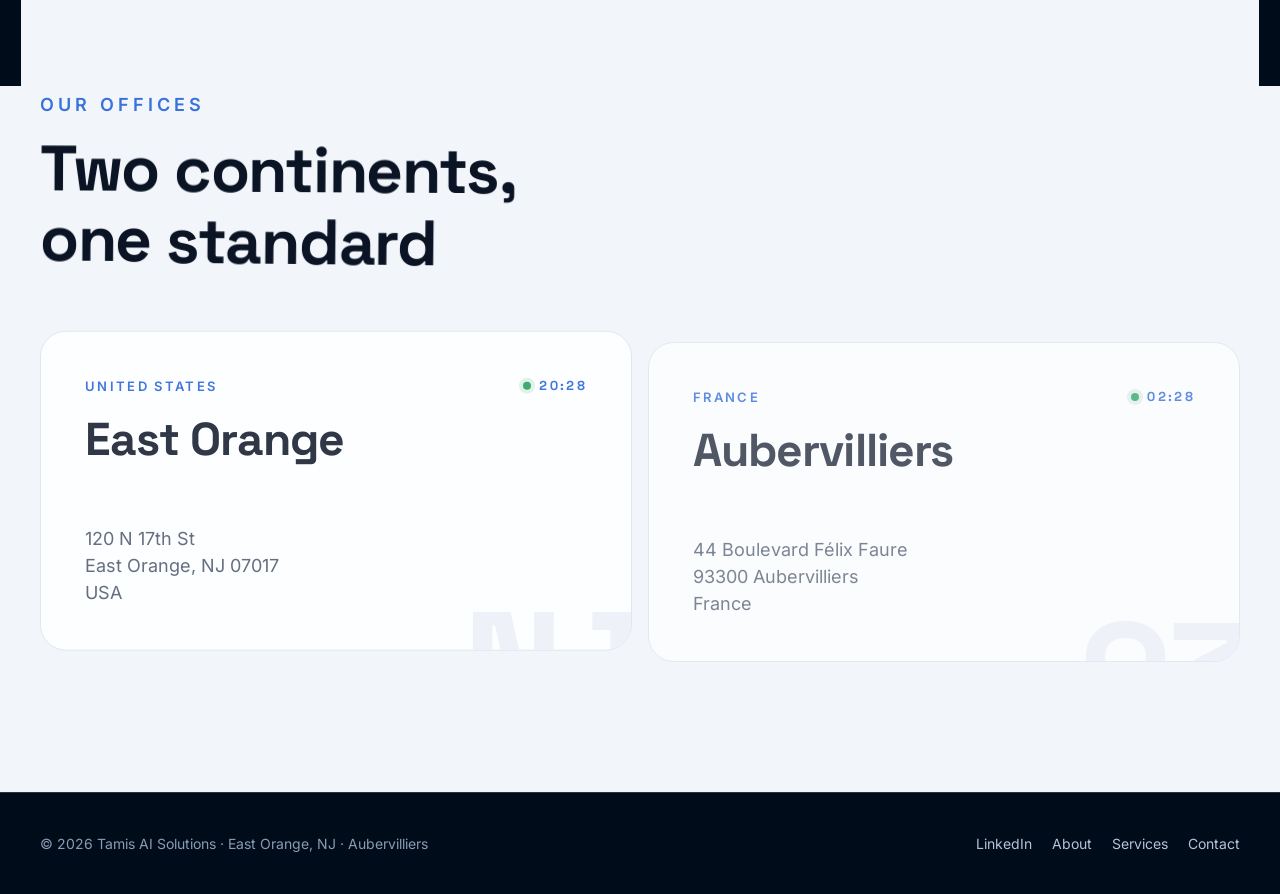
<file: contact.html>
<!doctype html>
<html lang="fr">
<head>
<meta charset="utf-8">
<meta name="viewport" content="width=device-width, initial-scale=1, viewport-fit=cover">
<title>Contact – Tamis AI Solutions</title>
<meta name="description" content="Contactez Tamis AI Solutions : e-mail, téléphone USA et France, rendez-vous en ligne.">
<meta name="theme-color" content="#000C19">
<meta name="format-detection" content="telephone=no">
<link rel="canonical" href="https://thetamisaiconsulting.com/contact.html">
<meta property="og:type" content="website">
<meta property="og:site_name" content="Tamis AI Solutions">
<meta property="og:title" content="Contact – Tamis AI Solutions">
<meta property="og:description" content="Contactez Tamis AI Solutions : e-mail, téléphone USA et France, rendez-vous en ligne.">
<meta property="og:url" content="https://thetamisaiconsulting.com/contact.html">
<meta property="og:image" content="https://thetamisaiconsulting.com/assets/logo.webp">
<meta name="twitter:card" content="summary">
<link rel="icon" href="assets/mark.webp" type="image/webp">
<link rel="apple-touch-icon" href="assets/mark.webp">
<link rel="preload" href="assets/fonts/space-grotesk-latin-700-normal.woff2" as="font" type="font/woff2" crossorigin>
<link rel="preload" href="assets/fonts/inter-latin-400-normal.woff2" as="font" type="font/woff2" crossorigin>
<link rel="stylesheet" href="assets/site.css?v=202611241222">
</head>
<body>
<a class="skip" href="#top" data-i18n="skip">Aller au contenu</a>
<header class="hdr" id="hdr">
  <div class="wrap hdr-in">
    <a class="brand" href="./" aria-label="Tamis AI Solutions">
      <img src="assets/mark.webp" alt="" width="30" height="44">
      <span><b>Tamis AI</b><small>Solutions</small></span>
    </a>
    <nav class="nav" aria-label="Navigation">
      <a href="./" data-i18n="nav.home">Accueil</a>
      <a href="about.html" data-i18n="nav.about">À propos</a>
      <a href="services.html" data-i18n="nav.services">Services</a>
      <a href="contact.html" aria-current="page" data-i18n="nav.contact">Contact</a>
    </nav>
    <div class="hdr-right">
      <div class="lang" role="group" aria-label="Langue / Language">
        <button type="button" data-lang="fr" aria-pressed="true">FR</button>
        <button type="button" data-lang="en" aria-pressed="false">EN</button>
      </div>
      <a class="btn btn-primary magnetic" href="https://calendly.com/mangonte72/30min" target="_blank" rel="noopener" data-i18n="cta.short">Prendre rendez-vous</a>
      <button type="button" class="menu-btn" aria-expanded="false" aria-controls="mnav" aria-label="Menu"><span></span></button>
    </div>
  </div>
</header>
<nav class="mnav" id="mnav" aria-label="Menu">
  <a href="./"><span data-i18n="nav.home">Accueil</span><small>01</small></a>
  <a href="about.html"><span data-i18n="nav.about">À propos</span><small>02</small></a>
  <a href="services.html"><span data-i18n="nav.services">Services</span><small>03</small></a>
  <a href="contact.html" aria-current="page"><span data-i18n="nav.contact">Contact</span><small>04</small></a>
  <a class="btn btn-primary" href="https://calendly.com/mangonte72/30min" target="_blank" rel="noopener" data-i18n="cta.short">Prendre rendez-vous</a>
</nav>

<main id="top">
  <section class="hero phero" id="hero" style="min-height:70svh">
    <canvas id="net" data-density="22000" aria-hidden="true"></canvas>
    <div class="hero-glow" id="glow" aria-hidden="true" style="left:65%;top:40%"></div>
    <div class="hero-shade" aria-hidden="true"></div>
    <div class="outline-word" aria-hidden="true">CONTACT</div>
    <div class="wrap hero-in" id="heroIn">
      <p class="crumbs hero-fade"><a href="./" data-i18n="nav.home">Accueil</a><span aria-hidden="true">/</span><span data-i18n="nav.contact">Contact</span></p>
      <p class="eyebrow hero-fade" data-i18n="ct.eyebrow">Contact</p>
      <h1 class="hero-title" data-lines="ct.title"></h1>
      <p class="hero-sub hero-fade" data-i18n="ct.sub"></p>
    </div>
  </section>

  <section class="paper sheet clients" id="write">
    <div class="wrap ct-grid">
      <div class="ways">
        <p class="eyebrow" data-i18n="ct.ways" style="margin-bottom:8px">Nous joindre</p>
        <a class="way book" href="https://calendly.com/mangonte72/30min" target="_blank" rel="noopener"><span class="cl-ic"><svg width="22" height="22" viewBox="0 0 24 24" fill="none" stroke="currentColor" stroke-width="1.7" stroke-linecap="round" aria-hidden="true"><rect x="3" y="5" width="18" height="16" rx="2"/><path d="M3 10h18M8 3v4M16 3v4"/></svg></span><div><b data-i18n="ct.book">Réserver un appel de 30 min</b><span class="sub" data-i18n="ct.bookSub"></span></div></a>
        <div class="way"><span class="cl-ic"><svg width="22" height="22" viewBox="0 0 24 24" fill="none" stroke="currentColor" stroke-width="1.7" aria-hidden="true"><rect x="3" y="5" width="18" height="14" rx="2"/><path d="M3 7l9 6 9-6"/></svg></span><div><small data-i18n="ct.mail">E-mail</small><b id="c-mail">moise@thetamisaiconsulting.com</b></div><button type="button" data-copy="c-mail" data-i18n="copy">Copier</button></div>
        <div class="way"><span class="cl-ic"><svg width="22" height="22" viewBox="0 0 24 24" fill="none" stroke="currentColor" stroke-width="1.7" stroke-linejoin="round" aria-hidden="true"><path d="M5 4h4l2 5-2.5 1.5a11 11 0 005 5L15 13l5 2v4a1 1 0 01-1 1A16 16 0 014 5a1 1 0 011-1z"/></svg></span><div><small data-i18n="ct.us">Téléphone · USA</small><b id="c-us">+1 (832) 420-1845</b></div><button type="button" data-copy="c-us" data-i18n="copy">Copier</button></div>
        <div class="way"><span class="cl-ic"><svg width="22" height="22" viewBox="0 0 24 24" fill="none" stroke="currentColor" stroke-width="1.7" stroke-linejoin="round" aria-hidden="true"><path d="M5 4h4l2 5-2.5 1.5a11 11 0 005 5L15 13l5 2v4a1 1 0 01-1 1A16 16 0 014 5a1 1 0 011-1z"/></svg></span><div><small data-i18n="ct.fr">Téléphone · France</small><b id="c-fr">+33 7 51 17 44 55</b></div><button type="button" data-copy="c-fr" data-i18n="copy">Copier</button></div>
        <a class="way" href="https://www.linkedin.com/in/moise-mayend-bb1931377" target="_blank" rel="noopener"><span class="cl-ic"><svg width="20" height="20" viewBox="0 0 24 24" fill="currentColor" aria-hidden="true"><path d="M4.98 3.5a2.5 2.5 0 11.02 5 2.5 2.5 0 01-.02-5zM3 9h4v12H3zM9 9h3.8v1.7h.1c.5-1 1.8-2 3.8-2 4 0 4.8 2.6 4.8 6V21h-4v-5.6c0-1.3 0-3-1.9-3s-2.1 1.4-2.1 2.9V21H9z"/></svg></span><div><small data-i18n="ct.li">LinkedIn</small><b>Moise Mayend</b><span class="sub" data-i18n="ct.liSub"></span></div></a>
        <div class="way qr-way"><img src="assets/qr.svg" alt="QR code vers thetamisaiconsulting.com" width="140" height="140" loading="lazy"><div><small data-i18n="qr.small">QR code</small><b data-i18n="qr.title">Ouvrez le site sur votre téléphone</b><span class="sub" data-i18n="qr.sub">Scannez ce code avec l’appareil photo.</span></div><a class="qr-dl" href="assets/qr-tamis-ai.png" download="qr-tamis-ai.png" data-i18n="qr.dlShort">Télécharger</a></div>
      </div>
      <form class="form" id="contactForm" name="contact" method="POST" data-netlify="true" netlify-honeypot="bot-field" novalidate>
        <input type="hidden" name="form-name" value="contact"><p hidden><label>Ne pas remplir <input name="bot-field"></label></p>
        <h2 data-i18n="ct.form">Envoyer un message</h2>
        <div class="fgrid">
          <div class="field"><label for="f-name"><span data-i18n="ct.name">Nom complet</span> *</label><input id="f-name" name="name" autocomplete="name" required></div>
          <div class="field"><label for="f-company" data-i18n="ct.company">Entreprise</label><input id="f-company" name="company" autocomplete="organization"></div>
          <div class="field"><label for="f-email"><span data-i18n="ct.email">E-mail</span> *</label><input id="f-email" name="email" type="email" autocomplete="email" required></div>
          <div class="field"><label for="f-phone" data-i18n="ct.phone">Téléphone</label><input id="f-phone" name="phone" type="tel" autocomplete="tel"></div>
          <div class="field full"><label for="f-topic" data-i18n="ct.topic">Sujet</label><select id="f-topic" name="topic"></select></div>
          <div class="field full"><label for="f-msg"><span data-i18n="ct.msg">Votre message</span> *</label><textarea id="f-msg" name="message" required></textarea></div>
        </div>
        <div class="fmsg" id="formMsg" role="status" hidden></div>
        <div class="form-foot"><small data-i18n="ct.req">Champs obligatoires *</small><button class="btn btn-primary magnetic" type="submit"><span data-i18n="ct.send">Préparer l’e-mail</span><svg width="18" height="18" viewBox="0 0 24 24" fill="none" stroke="currentColor" stroke-width="2" stroke-linecap="round" aria-hidden="true"><path d="M5 12h14M13 6l6 6-6 6"/></svg></button></div>
      </form>
    </div>
  </section>

  <!-- OFFICES -->
  <section class="paper offices" style="padding-top:0" id="offices">
    <div class="wrap">
      <div class="sec-head">
        <p class="eyebrow" data-i18n="of.eyebrow">Nos bureaux</p>
        <h2 data-i18n="of.title">Deux continents, une même exigence</h2>
      </div>
      <div class="of-grid">
        <article class="of">
          <div class="of-flag"><span data-i18n="of.us">États-Unis</span><span class="of-time"><i></i><b data-clock="us">--:--</b></span></div>
          <h3>East Orange</h3>
          <address>120 N 17th St<br>East Orange, NJ 07017<br>USA</address>
          <div class="of-coord" aria-hidden="true">NJ</div>
        </article>
        <article class="of">
          <div class="of-flag"><span data-i18n="of.fr">France</span><span class="of-time"><i></i><b data-clock="fr">--:--</b></span></div>
          <h3>Aubervilliers</h3>
          <address>44 Boulevard Félix Faure<br>93300 Aubervilliers<br>France</address>
          <div class="of-coord" aria-hidden="true">93</div>
        </article>
      </div>
    </div>
  </section>
</main>

<footer class="foot">
  <div class="wrap foot-in">
    <span>© 2026 Tamis AI Solutions · East Orange, NJ · Aubervilliers</span>
    <nav aria-label="Footer">
      <a href="https://www.linkedin.com/in/moise-mayend-bb1931377" target="_blank" rel="noopener">LinkedIn</a>
      <a href="about.html" data-i18n="nav.about">À propos</a>
      <a href="services.html" data-i18n="nav.services">Services</a>
      <a href="contact.html" data-i18n="nav.contact">Contact</a>
    </nav>
  </div>
</footer>

<script src="assets/vendor/gsap.min.js"></script>
<script src="assets/vendor/ScrollTrigger.min.js"></script>
<script src="assets/vendor/lenis.min.js"></script>
<script src="assets/i18n.js?v=202611241222"></script>
<script src="assets/site.js?v=202611241222"></script>
</body>
</html>
</file>
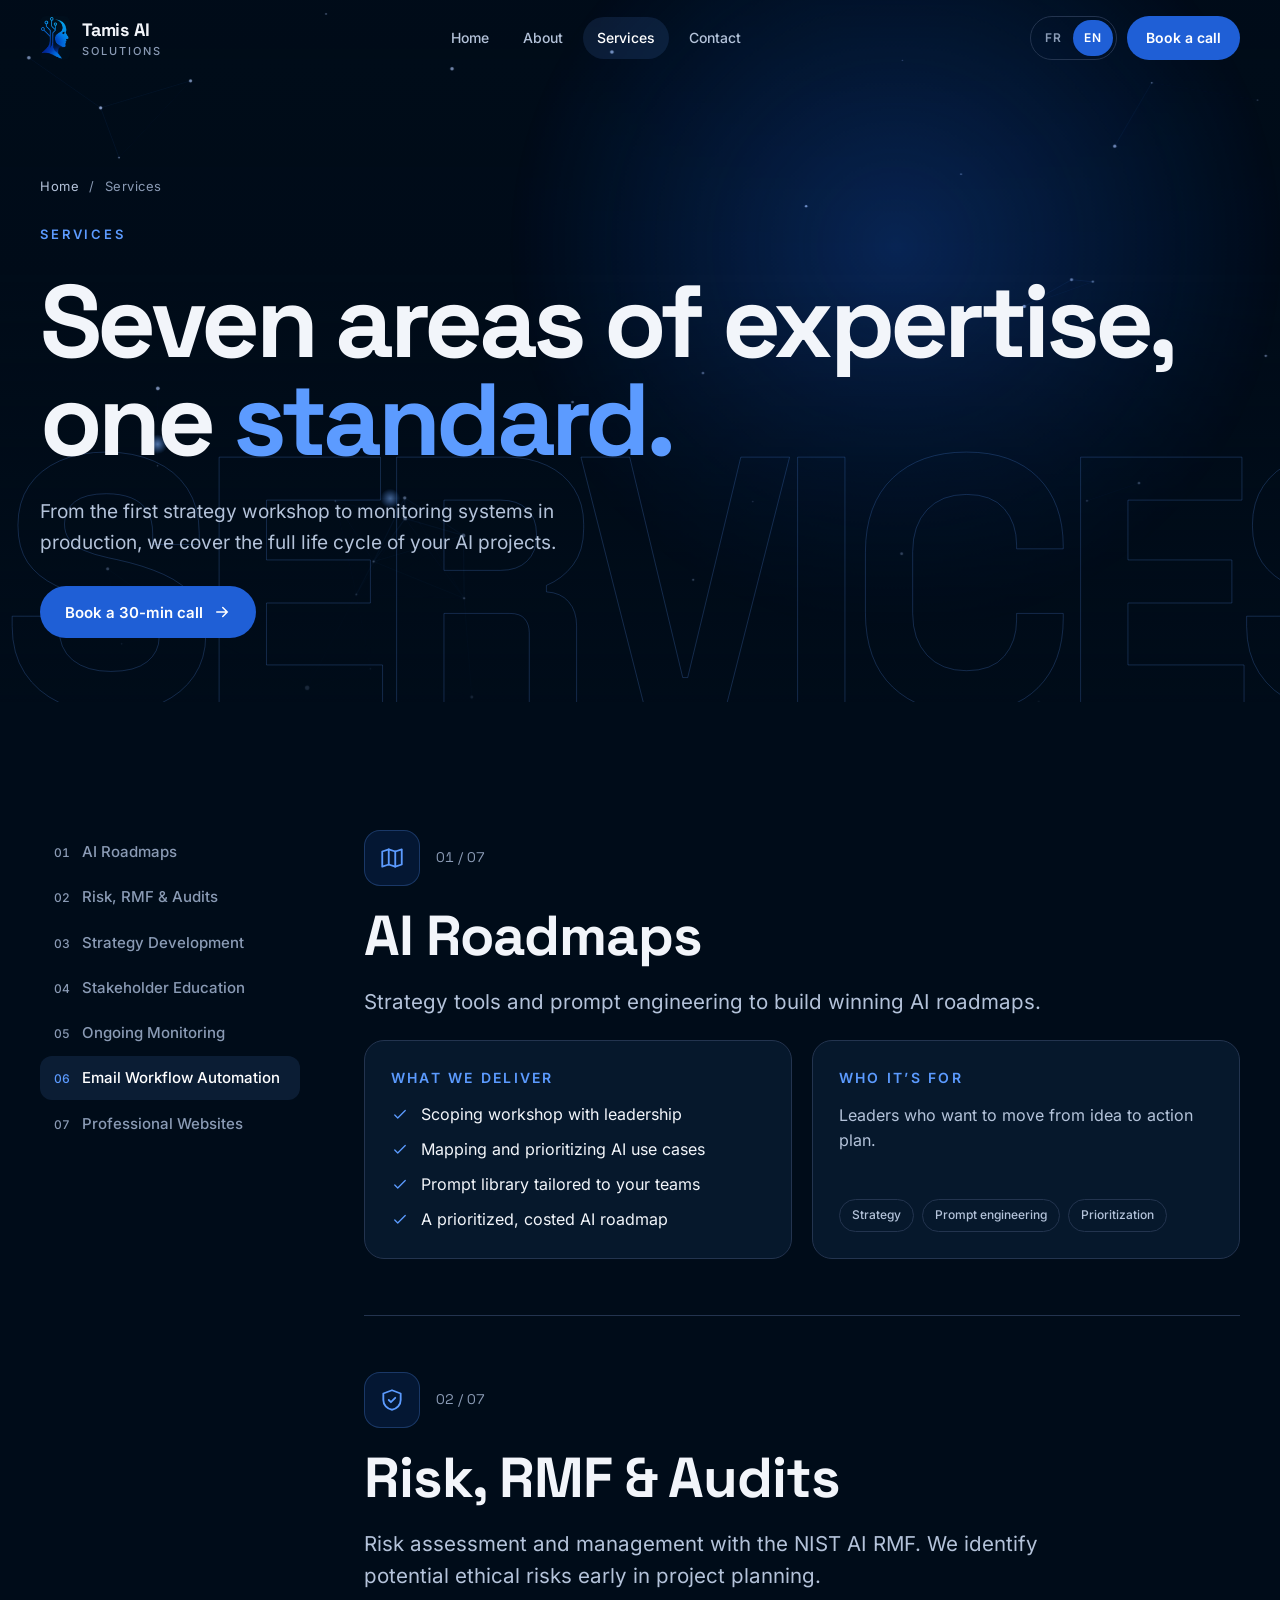
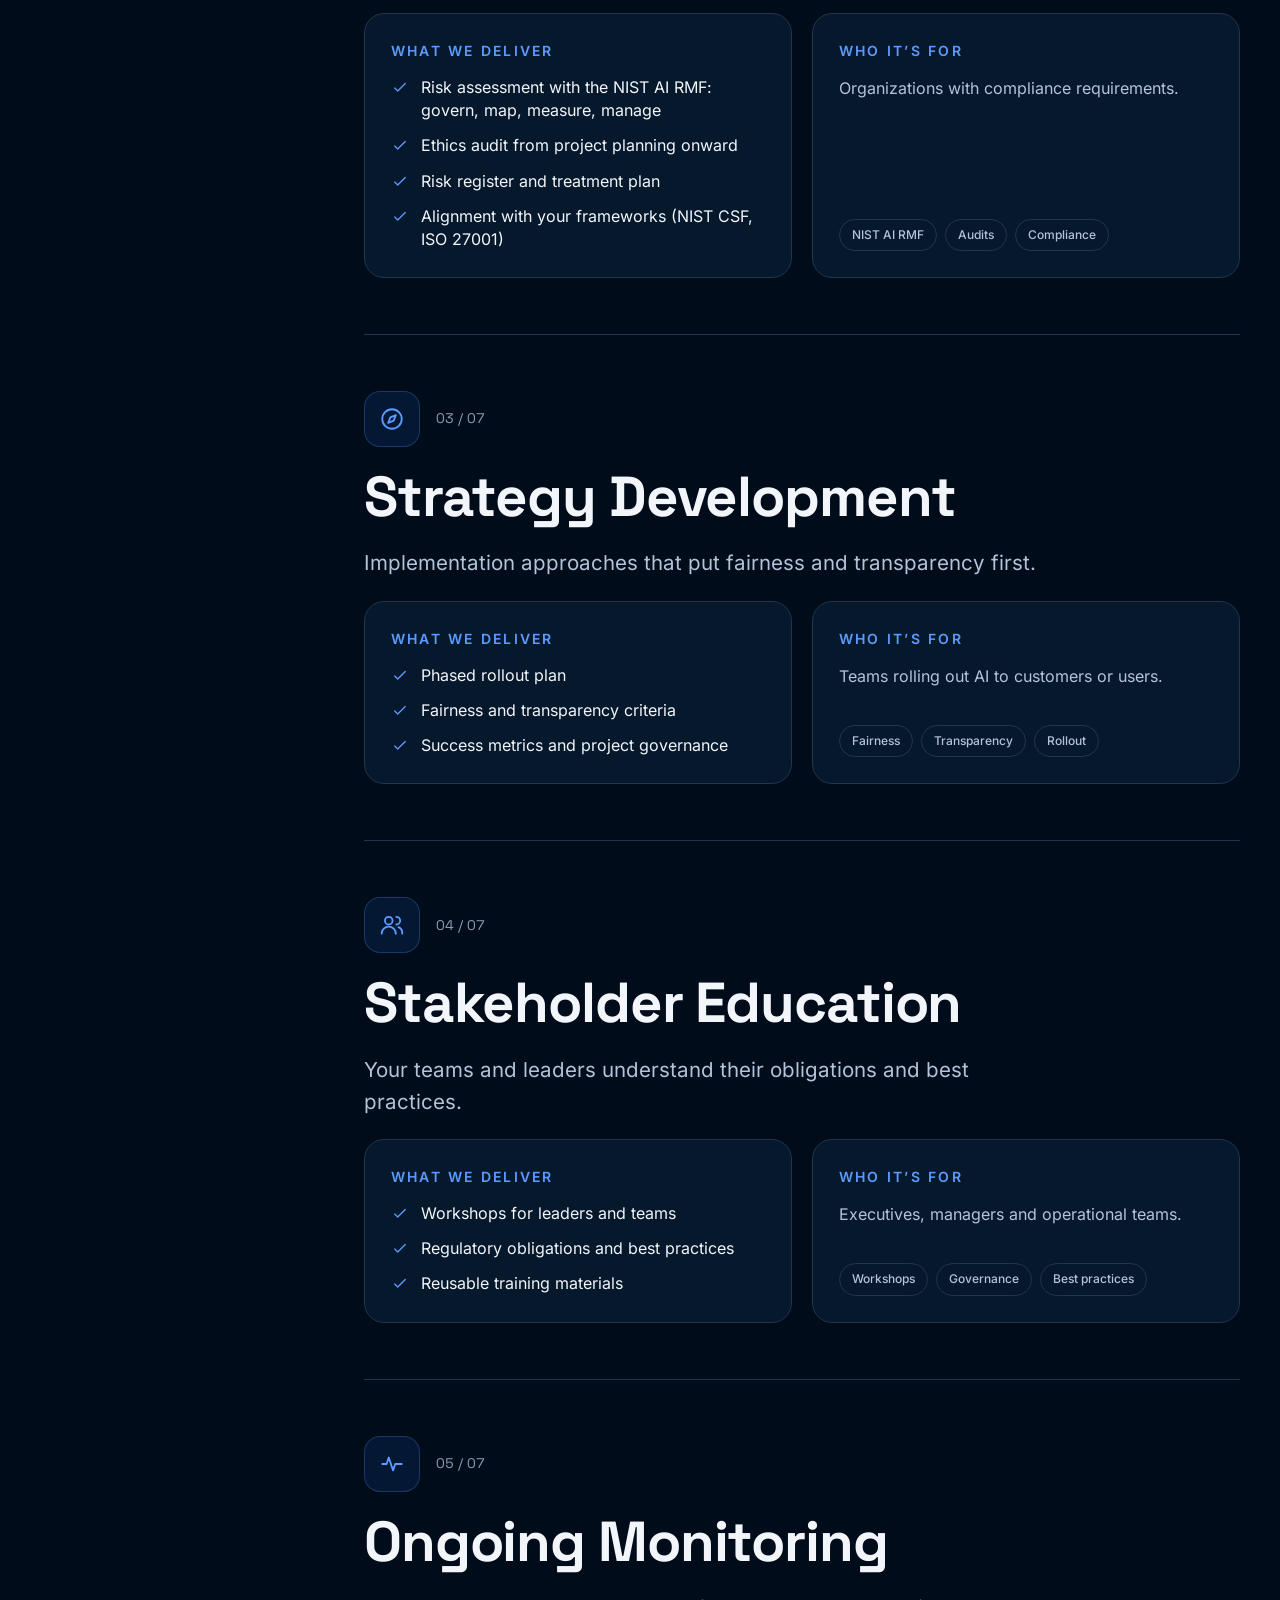
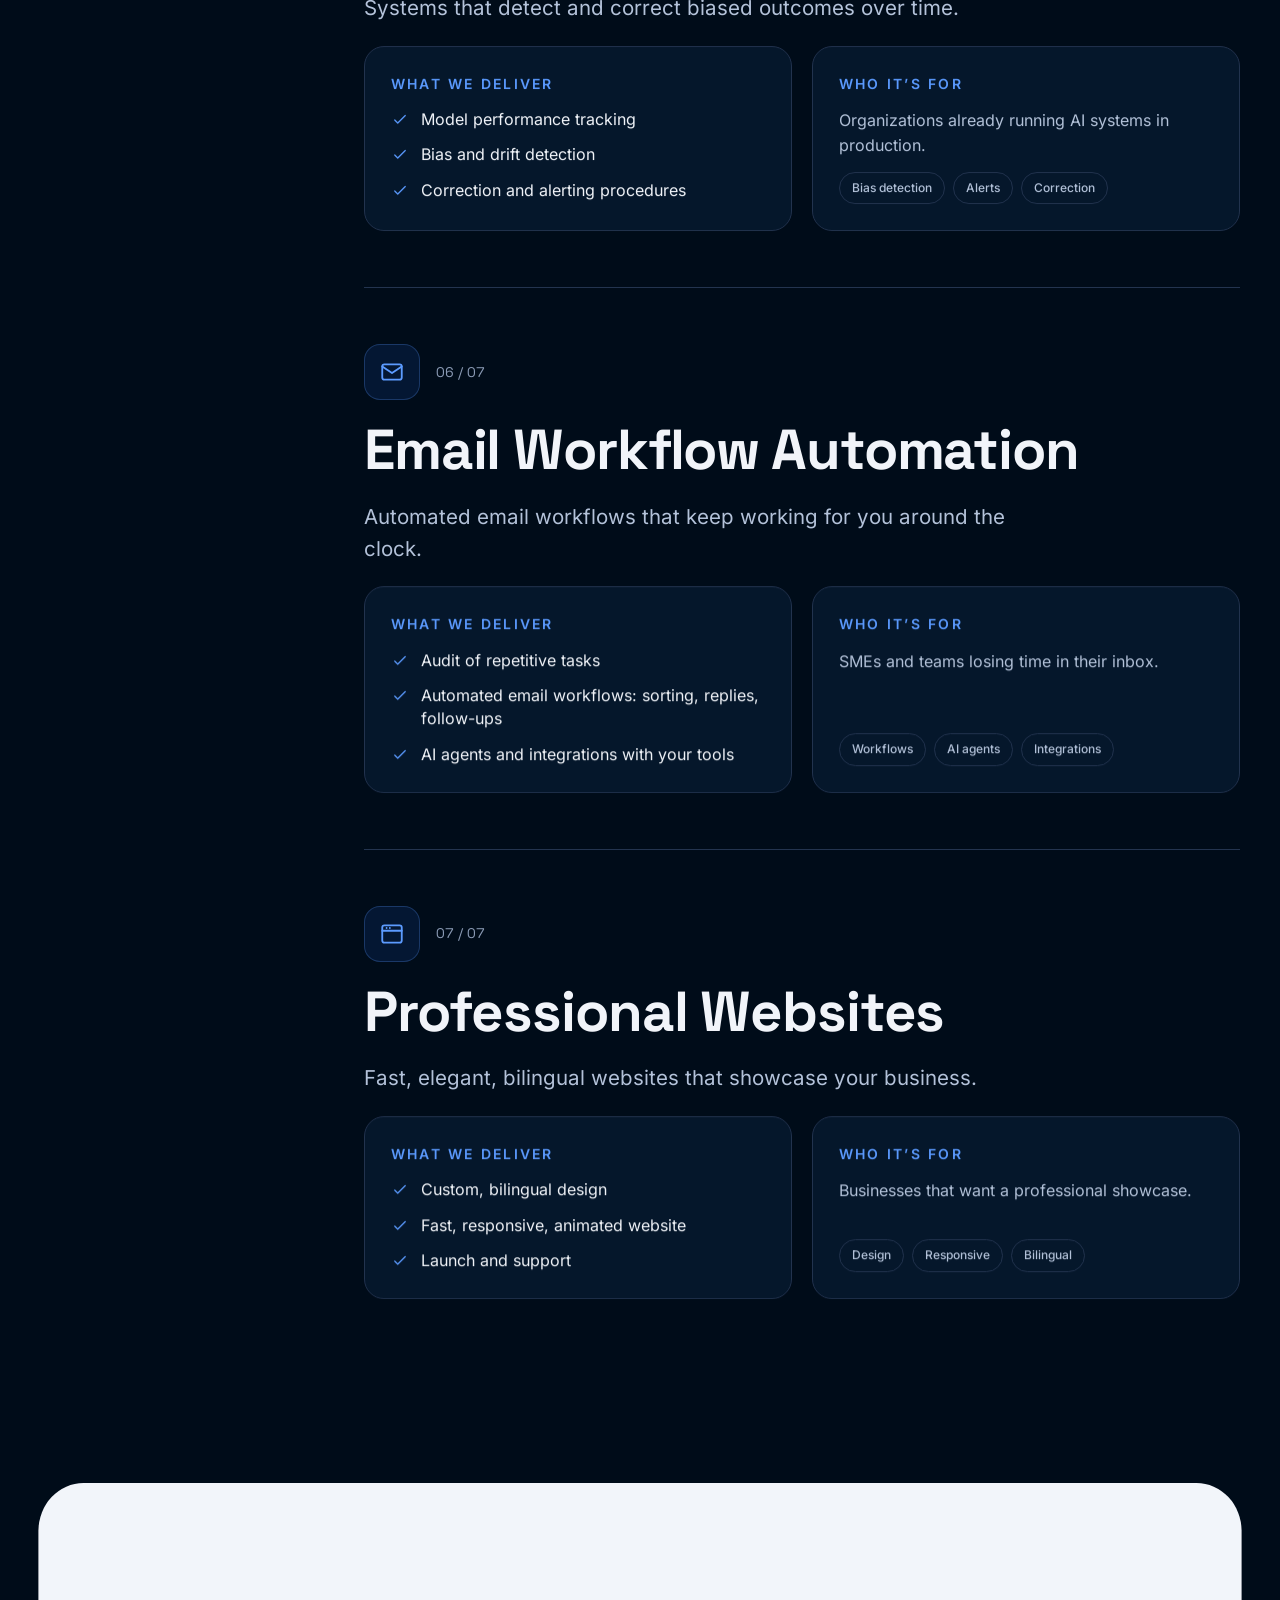
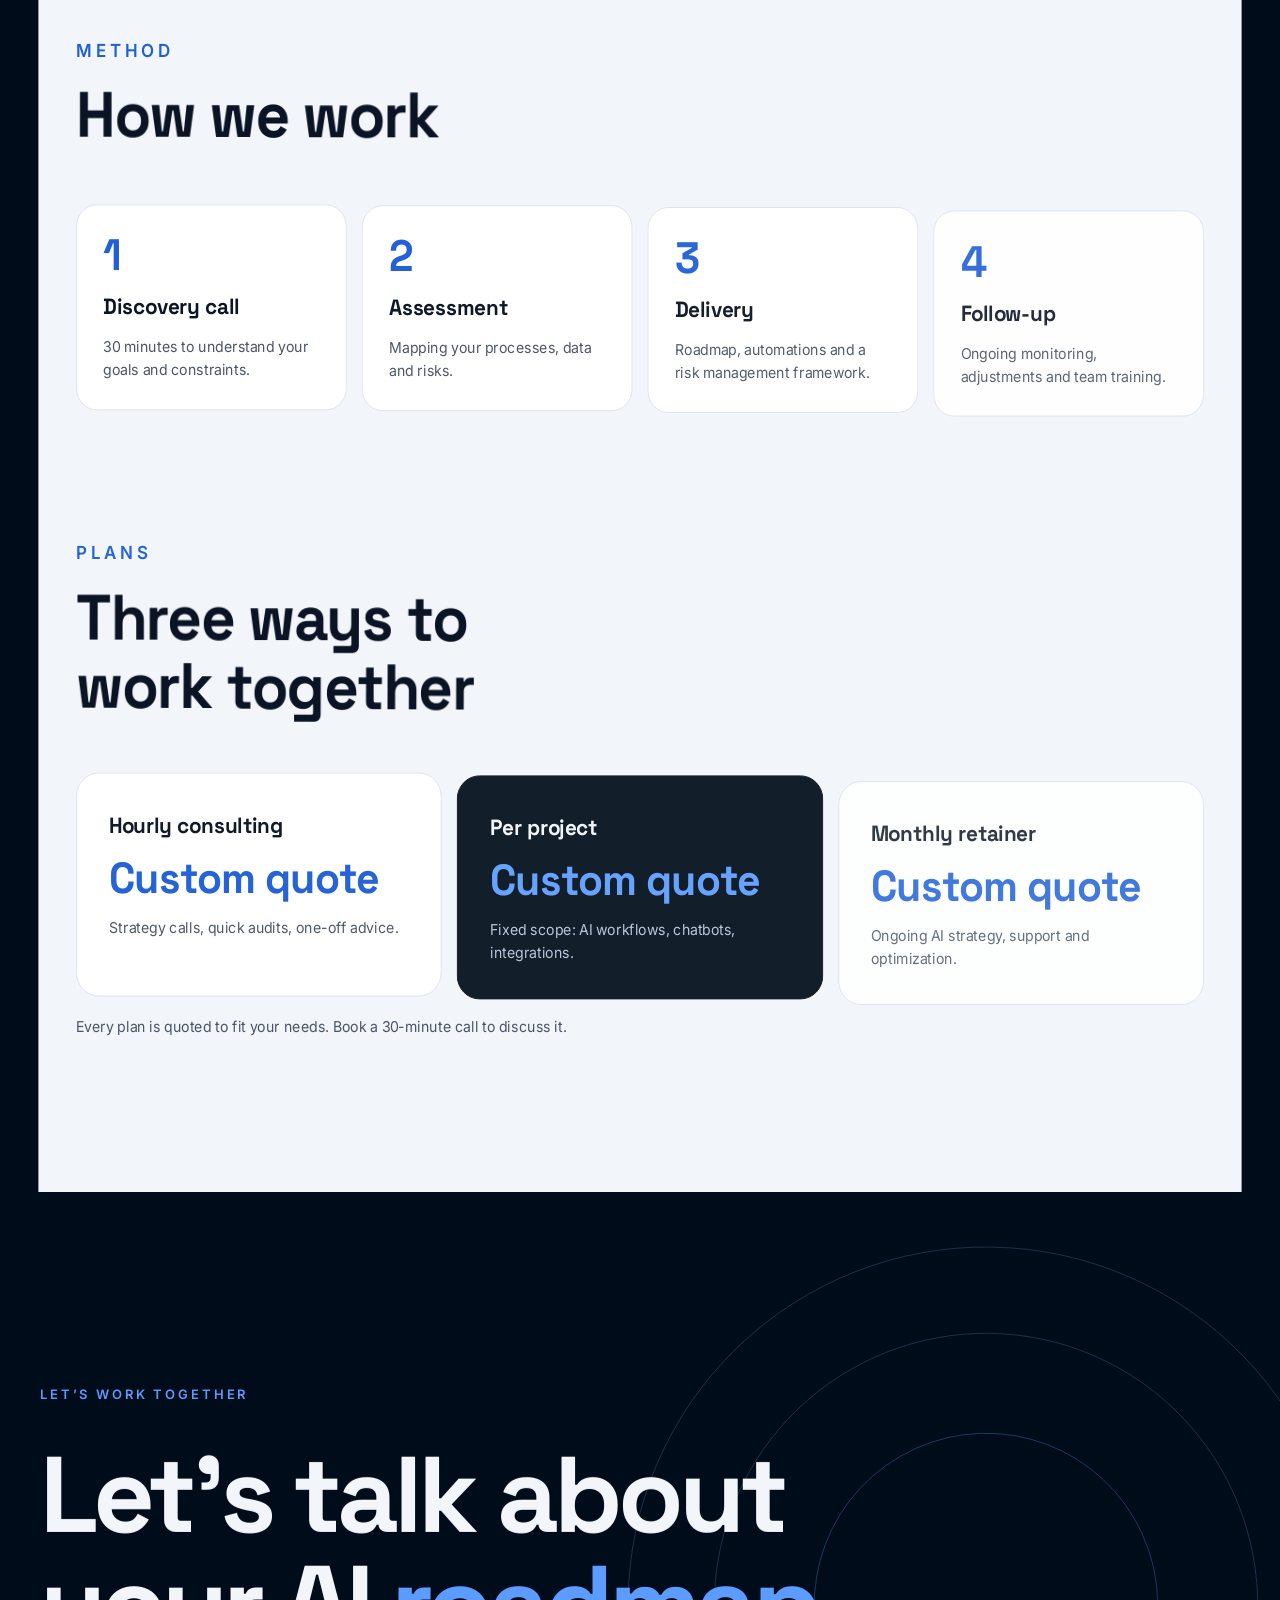
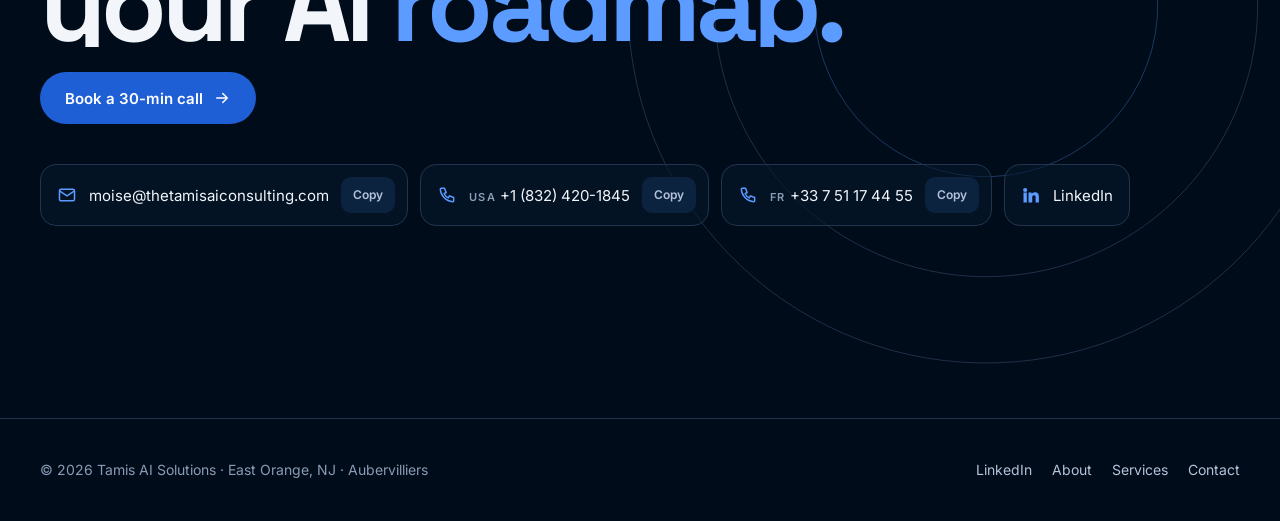
<file: services.html>
<!doctype html>
<html lang="fr">
<head>
<meta charset="utf-8">
<meta name="viewport" content="width=device-width, initial-scale=1, viewport-fit=cover">
<title>Services – Tamis AI Solutions</title>
<meta name="description" content="Feuilles de route IA, NIST AI RMF, audits, surveillance, automatisation e-mail et sites web.">
<meta name="theme-color" content="#000C19">
<meta name="format-detection" content="telephone=no">
<link rel="canonical" href="https://thetamisaiconsulting.com/services.html">
<meta property="og:type" content="website">
<meta property="og:site_name" content="Tamis AI Solutions">
<meta property="og:title" content="Services – Tamis AI Solutions">
<meta property="og:description" content="Feuilles de route IA, NIST AI RMF, audits, surveillance, automatisation e-mail et sites web.">
<meta property="og:url" content="https://thetamisaiconsulting.com/services.html">
<meta property="og:image" content="https://thetamisaiconsulting.com/assets/logo.webp">
<meta name="twitter:card" content="summary">
<link rel="icon" href="assets/mark.webp" type="image/webp">
<link rel="apple-touch-icon" href="assets/mark.webp">
<link rel="preload" href="assets/fonts/space-grotesk-latin-700-normal.woff2" as="font" type="font/woff2" crossorigin>
<link rel="preload" href="assets/fonts/inter-latin-400-normal.woff2" as="font" type="font/woff2" crossorigin>
<link rel="stylesheet" href="assets/site.css?v=202611241222">
</head>
<body>
<a class="skip" href="#top" data-i18n="skip">Aller au contenu</a>
<header class="hdr" id="hdr">
  <div class="wrap hdr-in">
    <a class="brand" href="./" aria-label="Tamis AI Solutions">
      <img src="assets/mark.webp" alt="" width="30" height="44">
      <span><b>Tamis AI</b><small>Solutions</small></span>
    </a>
    <nav class="nav" aria-label="Navigation">
      <a href="./" data-i18n="nav.home">Accueil</a>
      <a href="about.html" data-i18n="nav.about">À propos</a>
      <a href="services.html" aria-current="page" data-i18n="nav.services">Services</a>
      <a href="contact.html" data-i18n="nav.contact">Contact</a>
    </nav>
    <div class="hdr-right">
      <div class="lang" role="group" aria-label="Langue / Language">
        <button type="button" data-lang="fr" aria-pressed="true">FR</button>
        <button type="button" data-lang="en" aria-pressed="false">EN</button>
      </div>
      <a class="btn btn-primary magnetic" href="https://calendly.com/mangonte72/30min" target="_blank" rel="noopener" data-i18n="cta.short">Prendre rendez-vous</a>
      <button type="button" class="menu-btn" aria-expanded="false" aria-controls="mnav" aria-label="Menu"><span></span></button>
    </div>
  </div>
</header>
<nav class="mnav" id="mnav" aria-label="Menu">
  <a href="./"><span data-i18n="nav.home">Accueil</span><small>01</small></a>
  <a href="about.html"><span data-i18n="nav.about">À propos</span><small>02</small></a>
  <a href="services.html" aria-current="page"><span data-i18n="nav.services">Services</span><small>03</small></a>
  <a href="contact.html"><span data-i18n="nav.contact">Contact</span><small>04</small></a>
  <a class="btn btn-primary" href="https://calendly.com/mangonte72/30min" target="_blank" rel="noopener" data-i18n="cta.short">Prendre rendez-vous</a>
</nav>

<main id="top">
  <section class="hero phero" id="hero" style="min-height:78svh">
    <canvas id="net" data-density="22000" aria-hidden="true"></canvas>
    <div class="hero-glow" id="glow" aria-hidden="true" style="left:70%;top:35%"></div>
    <div class="hero-shade" aria-hidden="true"></div>
    <div class="outline-word" aria-hidden="true">SERVICES</div>
    <div class="wrap hero-in" id="heroIn">
      <p class="crumbs hero-fade"><a href="./" data-i18n="nav.home">Accueil</a><span aria-hidden="true">/</span><span data-i18n="nav.services">Services</span></p>
      <p class="eyebrow hero-fade" data-i18n="sv.eyebrow">Services</p>
      <h1 class="hero-title" data-lines="sv.title"></h1>
      <p class="hero-sub hero-fade" data-i18n="sv.sub"></p>
      <div class="hero-cta hero-fade">
        <a class="btn btn-primary magnetic" href="https://calendly.com/mangonte72/30min" target="_blank" rel="noopener"><span data-i18n="hero.cta1">Réserver un appel de 30 min</span><svg width="18" height="18" viewBox="0 0 24 24" fill="none" stroke="currentColor" stroke-width="2" stroke-linecap="round" aria-hidden="true"><path d="M5 12h14M13 6l6 6-6 6"/></svg></a>
      </div>
    </div>
  </section>

  <section class="services" id="catalogue" style="padding-block:clamp(80px,10vw,140px);overflow:visible">
    <div class="wrap svc-layout">
      <nav class="svc-nav" id="svcNav" aria-label="Services"></nav>
      <div id="svcDetail"></div>
    </div>
  </section>

  <section class="paper sheet clients" id="method">
    <div class="wrap">
      <div class="sec-head">
        <p class="eyebrow" data-i18n="how.eyebrow">Méthode</p>
        <h2 data-i18n="how.title"></h2>
      </div>
      <div class="process" id="how"></div>
      <div class="sec-head" style="margin-top:clamp(80px,10vw,140px)">
        <p class="eyebrow" data-i18n="pz.eyebrow">Formules</p>
        <h2 data-i18n="pz.title"></h2>
      </div>
      <div class="pricing" id="pricing"></div>
      <p class="note-s" data-i18n="pz.note"></p>
    </div>
  </section>

  <!-- CTA -->
  <section class="cta" id="contact">
    <div class="cta-ring" id="ring" aria-hidden="true"></div>
    <div class="wrap cta-in">
      <p class="eyebrow" data-i18n="cta.eyebrow">Travaillons ensemble</p>
      <h2 class="cta-title" data-lines="cta.title"></h2>
      <div class="cta-row">
        <a class="btn btn-primary magnetic" href="https://calendly.com/mangonte72/30min" target="_blank" rel="noopener"><span data-i18n="hero.cta1">Réserver un appel de 30 min</span><svg width="18" height="18" viewBox="0 0 24 24" fill="none" stroke="currentColor" stroke-width="2" stroke-linecap="round" aria-hidden="true"><path d="M5 12h14M13 6l6 6-6 6"/></svg></a>
      </div>
      <div class="contact-list">
        <div class="chip"><svg width="20" height="20" viewBox="0 0 24 24" fill="none" stroke="currentColor" stroke-width="1.8" aria-hidden="true"><rect x="3" y="5" width="18" height="14" rx="2"/><path d="M3 7l9 6 9-6"/></svg><span id="mail">moise@thetamisaiconsulting.com</span><button type="button" data-copy="mail" data-i18n="copy">Copier</button></div>
        <div class="chip"><svg width="20" height="20" viewBox="0 0 24 24" fill="none" stroke="currentColor" stroke-width="1.8" stroke-linejoin="round" aria-hidden="true"><path d="M5 4h4l2 5-2.5 1.5a11 11 0 005 5L15 13l5 2v4a1 1 0 01-1 1A16 16 0 014 5a1 1 0 011-1z"/></svg><span><small class="cc">USA</small> <span id="phone">+1 (832) 420-1845</span></span><button type="button" data-copy="phone" data-i18n="copy">Copier</button></div>
        <div class="chip"><svg width="20" height="20" viewBox="0 0 24 24" fill="none" stroke="currentColor" stroke-width="1.8" stroke-linejoin="round" aria-hidden="true"><path d="M5 4h4l2 5-2.5 1.5a11 11 0 005 5L15 13l5 2v4a1 1 0 01-1 1A16 16 0 014 5a1 1 0 011-1z"/></svg><span><small class="cc">FR</small> <span id="phone2">+33 7 51 17 44 55</span></span><button type="button" data-copy="phone2" data-i18n="copy">Copier</button></div>
        <a class="chip" style="text-decoration:none;padding-right:16px" href="https://www.linkedin.com/in/moise-mayend-bb1931377" target="_blank" rel="noopener"><svg width="20" height="20" viewBox="0 0 24 24" fill="currentColor" aria-hidden="true"><path d="M4.98 3.5a2.5 2.5 0 11.02 5 2.5 2.5 0 01-.02-5zM3 9h4v12H3zM9 9h3.8v1.7h.1c.5-1 1.8-2 3.8-2 4 0 4.8 2.6 4.8 6V21h-4v-5.6c0-1.3 0-3-1.9-3s-2.1 1.4-2.1 2.9V21H9z"/></svg><span style="user-select:auto">LinkedIn</span></a>
      </div>
    </div>
  </section>
</main>

<footer class="foot">
  <div class="wrap foot-in">
    <span>© 2026 Tamis AI Solutions · East Orange, NJ · Aubervilliers</span>
    <nav aria-label="Footer">
      <a href="https://www.linkedin.com/in/moise-mayend-bb1931377" target="_blank" rel="noopener">LinkedIn</a>
      <a href="about.html" data-i18n="nav.about">À propos</a>
      <a href="services.html" data-i18n="nav.services">Services</a>
      <a href="contact.html" data-i18n="nav.contact">Contact</a>
    </nav>
  </div>
</footer>

<script src="assets/vendor/gsap.min.js"></script>
<script src="assets/vendor/ScrollTrigger.min.js"></script>
<script src="assets/vendor/lenis.min.js"></script>
<script src="assets/i18n.js?v=202611241222"></script>
<script src="assets/site.js?v=202611241222"></script>
</body>
</html>
</file>
<file: assets/site.css>
/* Self-hosted fonts (no third-party requests) */
@font-face{font-family:"Inter";font-style:normal;font-weight:400;font-display:swap;src:url("fonts/inter-latin-400-normal.woff2") format("woff2")}
@font-face{font-family:"Inter";font-style:normal;font-weight:500;font-display:swap;src:url("fonts/inter-latin-500-normal.woff2") format("woff2")}
@font-face{font-family:"Inter";font-style:normal;font-weight:600;font-display:swap;src:url("fonts/inter-latin-600-normal.woff2") format("woff2")}
@font-face{font-family:"Space Grotesk";font-style:normal;font-weight:400;font-display:swap;src:url("fonts/space-grotesk-latin-400-normal.woff2") format("woff2")}
@font-face{font-family:"Space Grotesk";font-style:normal;font-weight:500;font-display:swap;src:url("fonts/space-grotesk-latin-500-normal.woff2") format("woff2")}
@font-face{font-family:"Space Grotesk";font-style:normal;font-weight:600;font-display:swap;src:url("fonts/space-grotesk-latin-600-normal.woff2") format("woff2")}
@font-face{font-family:"Space Grotesk";font-style:normal;font-weight:700;font-display:swap;src:url("fonts/space-grotesk-latin-700-normal.woff2") format("woff2")}
/* Layout: dark "ink" stage for the hero, services, founder and CTA; light "paper" sheets slide over it for the manifesto, clients and offices. */
:root{
  --ink:#000C19; --ink-2:#06182C; --ink-3:#0C2340; --line:#23344F;
  --paper:#F2F5FA; --paper-2:#FFFFFF; --paper-ink:#0B1424; --paper-line:#DCE3EE;
  --blue:#1F5FD6; --sky:#5C9BFF; --mist:#B4C3DA; --dim:#8A9BB5; --slate:#4A5568;
  --display:"Space Grotesk",ui-sans-serif,system-ui,sans-serif;
  --body:"Inter",ui-sans-serif,system-ui,-apple-system,"Segoe UI",sans-serif;
  --gut:max(20px,env(safe-area-inset-left,0px));
  --gut-r:max(20px,env(safe-area-inset-right,0px));
  --wrap:1240px;
  color-scheme:dark;
}
*{box-sizing:border-box}
html{background:var(--ink)}
body{margin:0;background:var(--ink);color:#F2F5FA;font-family:var(--body);font-size:16px;line-height:1.55;-webkit-font-smoothing:antialiased;overflow-x:hidden}
h1,h2,h3{font-family:var(--display);margin:0;font-weight:700;letter-spacing:-.02em;text-wrap:balance}
p{margin:0}
a{color:inherit}
img{display:block;max-width:100%}
:focus-visible{outline:2px solid var(--sky);outline-offset:3px;border-radius:6px}
.wrap{max-width:var(--wrap);margin:0 auto;padding-left:var(--gut);padding-right:var(--gut-r)}
.eyebrow{font-size:13px;font-weight:600;letter-spacing:.22em;text-transform:uppercase;color:var(--sky)}
.paper .eyebrow{color:var(--blue)}
.line{display:block;overflow:hidden;padding-bottom:.06em;margin-bottom:-.06em}
.line>span{display:inline-block;will-change:transform}

/* ---------- Preloader ---------- */
.loader{display:none}
.js-anim .loader{display:grid;position:fixed;inset:0;z-index:100;background:var(--ink);place-items:center}
.loader-in{display:flex;flex-direction:column;align-items:center;gap:22px}
.loader img{width:86px;height:auto;border-radius:12px}
.loader-word{font-family:var(--display);font-weight:700;font-size:22px;letter-spacing:.5em;padding-left:.5em;display:flex}
.loader-word span{display:inline-block}
.loader-bar{width:180px;height:2px;background:var(--line);overflow:hidden;border-radius:2px}
.loader-bar i{display:block;height:100%;width:100%;background:var(--sky);transform-origin:left;transform:scaleX(0)}

/* ---------- Header ---------- */
body::before{content:"";position:fixed;inset:0 0 auto;height:env(safe-area-inset-top,0px);z-index:60;background:var(--ink)}
.hdr{position:fixed;top:env(safe-area-inset-top,0px);left:0;right:0;z-index:50;transition:background .4s,border-color .4s,backdrop-filter .4s;border-bottom:1px solid transparent}
.hdr.scrolled{background:rgba(0,12,25,.9);backdrop-filter:blur(14px);-webkit-backdrop-filter:blur(14px);border-color:rgba(35,52,79,.7)}
.hdr-in{display:flex;align-items:center;justify-content:space-between;gap:16px;height:76px}
.brand{display:flex;align-items:center;gap:12px;text-decoration:none}
.brand img{width:30px;height:auto;border-radius:6px}
.brand b{font-family:var(--display);font-size:18px;font-weight:700;letter-spacing:-.01em}
.brand small{display:block;font-size:11px;color:var(--dim);letter-spacing:.18em;text-transform:uppercase;font-weight:500}
.nav{display:flex;align-items:center;gap:6px}
.nav a{text-decoration:none;font-size:14px;font-weight:500;color:var(--mist);padding:10px 14px;border-radius:999px;transition:color .25s,background .25s}
.nav a:hover{color:#fff;background:rgba(92,155,255,.1)}
.hdr-right{display:flex;align-items:center;gap:10px}
.lang{display:flex;border:1px solid var(--line);border-radius:999px;padding:3px}
.lang button{font:600 12px/1 var(--body);letter-spacing:.08em;background:none;border:0;color:var(--dim);padding:9px 11px;border-radius:999px;cursor:pointer;min-height:36px}
.lang button[aria-pressed="true"]{background:var(--blue);color:#fff}
.btn{display:inline-flex;align-items:center;gap:10px;font:600 15px/1 var(--body);text-decoration:none;border-radius:999px;padding:16px 24px;min-height:48px;border:1px solid transparent;cursor:pointer;transition:background .3s,color .3s,border-color .3s;will-change:transform}
.btn-primary{background:var(--blue);color:#fff}
.btn-primary:hover{background:#2C6CF0}
.btn-ghost{border-color:var(--line);color:#F2F5FA;background:rgba(6,24,44,.4)}
.btn-ghost:hover{border-color:var(--sky)}
.btn svg{transition:transform .3s}
.btn:hover svg{transform:translateX(4px)}
.hdr .btn{padding:12px 18px;font-size:14px;min-height:44px}
.menu-btn{display:none;width:44px;height:44px;border-radius:999px;border:1px solid var(--line);background:none;color:#fff;cursor:pointer;place-items:center}

/* ---------- Hero ---------- */
.hero{position:relative;min-height:100svh;display:flex;flex-direction:column;justify-content:flex-end;overflow:hidden;isolation:isolate}
.hero canvas{position:absolute;inset:0;width:100%;height:100%;z-index:-2}
.hero-glow{position:absolute;z-index:-1;width:900px;height:900px;max-width:none;border-radius:50%;background:radial-gradient(circle,rgba(31,95,214,.32),rgba(31,95,214,0) 62%);left:55%;top:20%;transform:translate(-50%,-50%);pointer-events:none}
.hero-shade{position:absolute;inset:0;z-index:-1;background:linear-gradient(180deg,rgba(0,12,25,.1) 0%,rgba(0,12,25,0) 40%,rgba(0,12,25,.85) 100%);pointer-events:none}
.hero-in{position:relative;width:100%;padding-top:150px;padding-bottom:40px;display:flex;flex-direction:column;gap:28px}
.hero h1{font-size:clamp(46px,7.4vw,118px);line-height:.98;max-width:1150px;letter-spacing:-.045em;font-weight:700}
.hero h1 .accent{color:var(--sky)}
.hero-sub{max-width:560px;font-size:clamp(17px,1.5vw,19px);color:var(--mist);line-height:1.6}
.hero-cta{display:flex;flex-wrap:wrap;gap:12px}
.hero-meta{display:flex;flex-wrap:wrap;align-items:flex-end;justify-content:space-between;gap:20px;padding-top:28px;margin-top:20px;border-top:1px solid rgba(35,52,79,.8)}
.cities{display:flex;flex-wrap:wrap;gap:28px}
.city{display:flex;flex-direction:column;gap:2px}
.city span{font-size:12px;letter-spacing:.16em;text-transform:uppercase;color:var(--dim)}
.city b{font-family:var(--display);font-weight:500;font-size:17px;font-variant-numeric:tabular-nums}
.scroll-cue{display:flex;align-items:center;gap:12px;font-size:12px;letter-spacing:.2em;text-transform:uppercase;color:var(--dim);text-decoration:none}
.scroll-cue i{width:1px;height:46px;background:var(--line);position:relative;overflow:hidden}
.scroll-cue i::after{content:"";position:absolute;left:0;top:-50%;width:1px;height:50%;background:var(--sky);animation:cue 2s cubic-bezier(.6,0,.2,1) infinite}
@keyframes cue{to{top:110%}}

/* ---------- Marquee ---------- */
.marquee{border-block:1px solid var(--line);overflow:hidden;padding-block:22px;background:var(--ink)}
.marquee-track{display:flex;width:max-content;gap:0;will-change:transform}
.marquee-group{display:flex;align-items:center;gap:40px;padding-right:40px;font-family:var(--display);font-size:clamp(22px,3vw,36px);font-weight:500;white-space:nowrap;color:var(--mist)}
.marquee-group i{width:10px;height:10px;border:2px solid var(--sky);border-radius:50%;flex:0 0 auto}

/* ---------- Paper sheets ---------- */
.paper{background:var(--paper);color:var(--paper-ink);position:relative;z-index:2}
.sheet{border-radius:0;transform-origin:50% 0}
.manifesto{padding-block:clamp(96px,14vw,180px)}
.manifesto-in{display:grid;grid-template-columns:minmax(0,1fr) minmax(0,3fr);gap:40px}
.manifesto-side{display:flex;flex-direction:column;gap:18px}
.risk{position:relative;width:100%;max-width:320px;display:flex;flex-direction:column;gap:14px}
.risk canvas{width:100%;aspect-ratio:1;display:block}
.risk-hud{display:flex;flex-direction:column;gap:10px;font-family:var(--body)}
.risk-state{display:flex;align-items:center;gap:8px;font-size:13px;font-weight:600;letter-spacing:.04em;color:var(--slate)}
.risk-state i{width:8px;height:8px;border-radius:50%;background:#D92D20;box-shadow:0 0 0 4px rgba(217,45,32,.15);transition:background .4s,box-shadow .4s}
.risk.safe .risk-state i{background:#1E9E5A;box-shadow:0 0 0 4px rgba(30,158,90,.18)}
.risk-num{display:flex;align-items:baseline;justify-content:space-between;gap:10px}
.risk-num small{font-size:12px;letter-spacing:.14em;text-transform:uppercase;color:var(--slate);font-weight:600}
.risk-num b{font-family:var(--display);font-size:34px;font-weight:700;letter-spacing:-.02em;font-variant-numeric:tabular-nums;color:var(--paper-ink)}
.risk-bar{height:6px;border-radius:6px;background:#DCE3EE;overflow:hidden}
.risk-bar i{display:block;height:100%;width:100%;border-radius:6px;background:linear-gradient(90deg,#1F5FD6,#D92D20);transform-origin:left}
@media (max-width:1000px){ .risk{max-width:300px} }
.manifesto p.big{font-family:var(--display);font-weight:500;font-size:clamp(28px,4.2vw,58px);line-height:1.12;letter-spacing:-.025em}
.manifesto .w{display:inline-block;will-change:transform,opacity,filter}
.man-main{display:flex;flex-direction:column;gap:clamp(36px,5vw,56px);min-width:0}
.kw{position:relative;z-index:0;white-space:nowrap;color:#9B1C13}
.kw-bg{position:absolute;left:-.1em;right:-.1em;bottom:.1em;height:.38em;border-radius:6px;background:rgba(217,45,32,.16);transform-origin:left;z-index:-1}
.acc{background:linear-gradient(90deg,#1F5FD6,#5C9BFF 60%,#1F5FD6);-webkit-background-clip:text;background-clip:text;color:transparent;background-size:200% 100%}
.tease{display:flex;flex-wrap:wrap;align-items:center;gap:14px 18px;padding-top:28px;border-top:1px solid var(--paper-line)}
.tease-label{font-size:16px;color:var(--slate);font-weight:500}
.rot{display:inline-grid;overflow:hidden;font-family:var(--display);font-weight:700;font-size:clamp(20px,2.2vw,28px);color:var(--blue);letter-spacing:-.01em;line-height:1.25;flex:1 1 260px;min-width:0}
.rot>span{grid-area:1/1;white-space:normal;will-change:transform}
.rot>span+span{opacity:0}
.tease-btn svg{animation:nudge 1.6s ease-in-out infinite}
@keyframes nudge{50%{transform:translateY(4px)}}
.wm{display:inline-block;overflow:hidden;vertical-align:top;padding-bottom:.22em;margin-bottom:-.22em}
.wm>span{display:inline-block;will-change:transform}
@media (prefers-reduced-motion:reduce){.tease-btn svg{animation:none}}

/* ---------- Services ---------- */
.services{position:relative;background:var(--ink);overflow:hidden}
.services-head{display:flex;flex-wrap:wrap;justify-content:space-between;align-items:flex-end;gap:24px;padding-top:clamp(96px,12vw,150px);padding-bottom:48px}
.services-head h2{font-size:clamp(38px,5.6vw,80px);line-height:1;max-width:760px}
.services-head p{max-width:380px;color:var(--mist)}
.progress{height:2px;background:var(--line);border-radius:2px;margin-top:8px;overflow:hidden}
.progress i{display:block;height:100%;background:var(--sky);transform-origin:left;transform:scaleX(0)}
.track-wrap{padding-bottom:clamp(96px,12vw,140px)}
.track{display:grid;grid-template-columns:repeat(4,minmax(0,1fr));gap:16px}
.svc{position:relative;min-height:340px;text-decoration:none;color:inherit;border:1px solid var(--line);border-radius:24px;padding:32px;display:flex;flex-direction:column;gap:18px;background:linear-gradient(180deg,var(--ink-2),var(--ink));overflow:hidden;--mx:50%;--my:0%}
.svc::before{content:"";position:absolute;inset:0;background:radial-gradient(420px circle at var(--mx) var(--my),rgba(92,155,255,.16),transparent 60%);opacity:0;transition:opacity .4s;pointer-events:none}
.svc:hover::before{opacity:1}
.svc:hover{border-color:#2F4A72}
.svc-top{display:flex;justify-content:space-between;align-items:center}
.svc-n{font-family:var(--display);font-size:14px;color:var(--dim);font-variant-numeric:tabular-nums}
.svc-ic{width:56px;height:56px;border-radius:16px;background:rgba(31,95,214,.14);border:1px solid rgba(92,155,255,.25);display:grid;place-items:center;color:var(--sky)}
.svc h3{font-size:24px;line-height:1.1;margin-top:auto}
.svc-more{display:inline-flex;align-items:center;gap:8px;font-size:14px;font-weight:600;color:var(--sky);margin-top:4px}
.svc-more svg{transition:transform .3s}
.svc:hover .svc-more svg{transform:translateX(5px)}
.svc.all{background:var(--blue);border-color:var(--blue);justify-content:space-between}
.svc.all h3{font-size:30px}
.svc.all p,.svc.all .svc-more{color:#EAF1FF}
.svc.all:hover{background:#2C6CF0}
.svc p{color:var(--mist);font-size:15px}
.tags{display:flex;flex-wrap:wrap;gap:8px}
.tags span{font-size:12px;font-weight:500;color:var(--mist);border:1px solid var(--line);border-radius:999px;padding:6px 12px}

/* ---------- Clients ---------- */
.clients{padding-block:clamp(96px,12vw,160px)}
.sec-head{display:flex;flex-direction:column;gap:18px;max-width:820px;margin-bottom:56px}
.sec-head h2{font-size:clamp(36px,5vw,72px);line-height:1.02}
.sec-head p{font-size:18px;color:var(--slate);max-width:600px}
.cl-grid{display:grid;grid-template-columns:repeat(4,minmax(0,1fr));gap:16px}
.cl{background:var(--paper-2);border:1px solid var(--paper-line);border-radius:22px;padding:28px;display:flex;flex-direction:column;gap:14px;min-height:280px;transition:transform .5s cubic-bezier(.2,.8,.2,1),box-shadow .5s;transform-style:preserve-3d}
.cl:hover{box-shadow:0 30px 60px -30px rgba(11,20,36,.35)}
.cl-ic{width:52px;height:52px;border-radius:14px;background:#E6EEFD;color:var(--blue);display:grid;place-items:center}
.cl h3{font-size:24px;margin-top:auto}
.cl p{color:var(--slate);font-size:15px}

/* ---------- Founder ---------- */
.founder{background:var(--ink);padding-block:clamp(96px,12vw,160px);overflow:hidden}
.f-grid{display:grid;grid-template-columns:minmax(0,5fr) minmax(0,6fr);gap:clamp(32px,6vw,96px);align-items:center}
.f-photo{position:relative;border-radius:28px;overflow:hidden;aspect-ratio:4/5;max-width:100%;background:radial-gradient(70% 55% at 50% 30%,rgba(92,155,255,.35),rgba(92,155,255,0) 70%),radial-gradient(120% 80% at 50% 100%,#123060,var(--ink-2))}
.f-photo img{position:absolute;left:0;right:0;bottom:0;width:100%;height:94%;object-fit:contain;object-position:50% 100%;filter:brightness(1.06) contrast(1.04);will-change:transform}
.f-photo::after{content:"";position:absolute;inset:0;border:1px solid var(--line);border-radius:28px;pointer-events:none}
.f-tag{position:absolute;left:20px;bottom:20px;z-index:2;background:rgba(0,12,25,.72);backdrop-filter:blur(10px);-webkit-backdrop-filter:blur(10px);border:1px solid var(--line);border-radius:14px;padding:12px 16px}
.f-tag b{font-family:var(--display);display:block;font-size:17px}
.f-tag span{font-size:13px;color:var(--mist)}
.f-text{display:flex;flex-direction:column;gap:26px}
.f-text h2{font-size:clamp(36px,4.6vw,64px);line-height:1.02}
.f-text>p{font-size:18px;color:var(--mist);max-width:560px}
.creds{display:flex;flex-direction:column}
.cred{display:grid;grid-template-columns:150px minmax(0,1fr);gap:20px;padding:18px 0;border-top:1px solid var(--line)}
.cred:last-child{border-bottom:1px solid var(--line)}
.cred dt{color:var(--sky);font-weight:600;font-size:14px;letter-spacing:.02em}
.cred dd{margin:0;font-size:16px}
.tv{position:relative;border:1px solid var(--line);border-radius:22px;padding:28px;background:linear-gradient(160deg,var(--ink-3),var(--ink-2) 60%);display:flex;flex-direction:column;gap:16px;overflow:hidden}
.tv::after{content:"";position:absolute;right:-80px;top:-80px;width:220px;height:220px;border-radius:50%;background:radial-gradient(circle,rgba(92,155,255,.22),transparent 65%);pointer-events:none}
.tv-head{display:flex;align-items:center;gap:14px}
.tv-logo{width:48px;height:48px;border-radius:14px;background:var(--blue);color:#fff;display:grid;place-items:center;flex:0 0 auto}
.tv-kicker{font-size:12px;font-weight:600;letter-spacing:.18em;text-transform:uppercase;color:var(--sky)}
.tv h3{font-size:26px}
.tv-def{color:var(--mist);font-size:16px;line-height:1.6}
.tv-link{display:inline-flex;align-items:center;gap:8px;align-self:flex-start;color:#fff;font-weight:600;text-decoration:none;border-bottom:1px solid var(--sky);padding-bottom:4px;min-height:32px}
.tv-link:hover{color:var(--sky)}
.li-link{display:inline-flex;align-items:center;gap:10px;align-self:flex-start;color:#F2F5FA;text-decoration:none;font-weight:600;font-size:15px;border:1px solid var(--line);border-radius:999px;padding:10px 18px;min-height:44px;transition:border-color .3s,color .3s}
.li-link svg{color:var(--sky)}
.li-link:hover{border-color:var(--sky)}
.tv-actions{display:flex;flex-wrap:wrap;align-items:center;gap:12px 24px}
.tv-ref{font-size:14px;color:var(--dim);display:flex;align-items:center;gap:10px;padding-top:14px;border-top:1px solid var(--line)}
.tv-ref b{font-family:var(--display);font-size:16px;color:#F2F5FA;letter-spacing:.02em}
.cc{font-size:11px;font-weight:600;letter-spacing:.12em;color:var(--dim)}

/* ---------- Offices ---------- */
.offices{padding-block:clamp(96px,12vw,160px)}
.of-grid{display:grid;grid-template-columns:repeat(2,minmax(0,1fr));gap:16px}
.of{position:relative;background:var(--paper-2);border:1px solid var(--paper-line);border-radius:26px;padding:clamp(28px,4vw,44px);display:flex;flex-direction:column;gap:20px;overflow:hidden;min-height:320px}
.of-flag{display:flex;justify-content:space-between;align-items:center;gap:12px}
.of-flag span{font-size:13px;font-weight:600;letter-spacing:.18em;text-transform:uppercase;color:var(--blue)}
.of-time{font-family:var(--display);font-size:15px;color:var(--slate);font-variant-numeric:tabular-nums;display:flex;align-items:center;gap:8px}
.of-time i{width:8px;height:8px;border-radius:50%;background:#1E9E5A;box-shadow:0 0 0 4px rgba(30,158,90,.15)}
.of h3{font-size:clamp(30px,3.6vw,48px);line-height:1}
.of address{font-style:normal;font-size:18px;color:var(--slate);line-height:1.5;margin-top:auto}
.of-coord{position:absolute;right:-10px;bottom:-30px;font-family:var(--display);font-size:clamp(80px,12vw,150px);font-weight:700;color:#EDF1F7;letter-spacing:-.05em;line-height:1;pointer-events:none;z-index:0}
.of>*:not(.of-coord){position:relative;z-index:1}

/* ---------- CTA ---------- */
.cta{background:var(--ink);padding-block:clamp(110px,15vw,200px);position:relative;overflow:hidden;text-align:left}
.cta-ring{position:absolute;right:-12vw;top:50%;width:min(70vw,900px);aspect-ratio:1;border-radius:50%;border:1px solid var(--line);transform:translateY(-50%);pointer-events:none}
.cta-ring::before,.cta-ring::after{content:"";position:absolute;inset:12%;border-radius:50%;border:1px solid var(--line)}
.cta-ring::after{inset:26%;border-color:rgba(92,155,255,.35)}
.cta-in{position:relative;display:flex;flex-direction:column;gap:32px}
.cta h2{font-size:clamp(46px,8.4vw,128px);line-height:.95;letter-spacing:-.045em;max-width:1100px}
.cta h2 .accent{color:var(--sky)}
.cta-row{display:flex;flex-wrap:wrap;align-items:center;gap:16px}
.contact-list{display:flex;flex-wrap:wrap;gap:12px;margin-top:8px}
.chip{display:flex;align-items:center;gap:12px;border:1px solid var(--line);border-radius:16px;padding:12px 12px 12px 16px;background:rgba(6,24,44,.6);min-width:0}
.chip svg{color:var(--sky);flex:0 0 auto}
.chip span{font-size:15px;user-select:all;overflow-wrap:anywhere}
.chip button{font:600 12px/1 var(--body);background:var(--ink-3);color:var(--mist);border:0;border-radius:10px;padding:10px 12px;cursor:pointer;min-height:36px}
.chip button:hover{color:#fff}

/* ---------- Footer ---------- */
.foot{border-top:1px solid var(--line);padding-block:40px;color:var(--dim);font-size:14px}
.foot-in{display:flex;flex-wrap:wrap;justify-content:space-between;gap:16px}
.foot a{color:var(--mist);text-decoration:none}
.foot a:hover{color:#fff}
.foot nav{display:flex;flex-wrap:wrap;gap:20px}

/* ---------- Responsive ---------- */
@media (max-width:1000px){
  .nav{display:none}
  .cl-grid{grid-template-columns:repeat(2,minmax(0,1fr))}
  .f-grid{grid-template-columns:minmax(0,1fr)}
  .f-photo{max-width:480px}
  .manifesto-in{grid-template-columns:minmax(0,1fr)}
}
@media (max-width:1100px){ .track{grid-template-columns:repeat(2,minmax(0,1fr))} }
@media (max-width:640px){ .track{grid-template-columns:minmax(0,1fr)} .svc{min-height:0} .svc h3{margin-top:12px} }
.progress{display:none}
@media (max-width:640px){
  .hdr .btn{display:none}
  .brand small{display:none}
  .cl-grid,.of-grid{grid-template-columns:minmax(0,1fr)}
  .cl{min-height:0}
  .cred{grid-template-columns:minmax(0,1fr);gap:4px}
  .hero-in{padding-top:120px}
  .hero-glow{width:600px;height:600px}
}
@media (prefers-reduced-motion:reduce){
  .scroll-cue i::after{animation:none}
  *{scroll-behavior:auto!important}
}

/* =========================================================
   Shared additions: active nav, mobile menu, sub-pages
   ========================================================= */
.nav a[aria-current="page"]{color:#fff;background:rgba(92,155,255,.12)}
.menu-btn{display:none}
@media (max-width:1000px){ .menu-btn{display:grid} }
.menu-btn span{display:block;width:18px;height:2px;background:currentColor;border-radius:2px;position:relative}
.menu-btn span::before,.menu-btn span::after{content:"";position:absolute;left:0;width:18px;height:2px;background:currentColor;border-radius:2px;transition:transform .35s}
.menu-btn span::before{top:-6px}.menu-btn span::after{top:6px}
.menu-open .menu-btn span{background:transparent}
.menu-open .menu-btn span::before{transform:translateY(6px) rotate(45deg)}
.menu-open .menu-btn span::after{transform:translateY(-6px) rotate(-45deg)}
.mnav{position:fixed;inset:0;z-index:45;background:var(--ink);display:flex;flex-direction:column;justify-content:center;gap:8px;padding:120px max(24px,env(safe-area-inset-right,0px)) 40px max(24px,env(safe-area-inset-left,0px));clip-path:inset(0 0 100% 0);visibility:hidden;transition:clip-path .7s cubic-bezier(.7,0,.2,1),visibility 0s linear .7s}
.menu-open .mnav{clip-path:inset(0 0 0 0);visibility:visible;transition:clip-path .7s cubic-bezier(.7,0,.2,1),visibility 0s}
.mnav a{font-family:var(--display);font-size:clamp(38px,11vw,56px);font-weight:700;letter-spacing:-.03em;text-decoration:none;color:#F2F5FA;line-height:1.15;display:flex;align-items:baseline;gap:14px}
.mnav a small{font-size:14px;color:var(--dim);font-family:var(--body);font-weight:500;letter-spacing:0}
.mnav a[aria-current="page"]{color:var(--sky)}
.mnav .btn{margin-top:28px;align-self:flex-start;font-size:16px}
.menu-open{overflow:hidden}

/* Sub-page hero */
.phero{position:relative;min-height:88svh;display:flex;flex-direction:column;justify-content:flex-end;overflow:hidden;isolation:isolate}
.phero .hero-in{padding-bottom:64px}
.phero h1{font-size:clamp(46px,8vw,124px);line-height:.96;letter-spacing:-.045em;max-width:1200px}
.phero h1 .accent{color:var(--sky)}
.crumbs{display:flex;gap:10px;font-size:13px;color:var(--dim);letter-spacing:.04em}
.crumbs a{color:var(--mist);text-decoration:none}
.crumbs a:hover{color:#fff}
.outline-word{position:absolute;left:0;bottom:-2vw;z-index:-1;font-family:var(--display);font-weight:700;font-size:28vw;line-height:.8;letter-spacing:-.06em;color:transparent;-webkit-text-stroke:1px rgba(92,155,255,.22);white-space:nowrap;pointer-events:none;will-change:transform}

/* Pillars (mission) */
.pillars{display:grid;grid-template-columns:repeat(4,minmax(0,1fr));gap:16px}
.pillar{background:var(--paper-2);border:1px solid var(--paper-line);border-radius:22px;padding:30px;display:flex;flex-direction:column;gap:14px;min-height:260px}
.pillar .cl-ic{margin-bottom:auto}
.pillar h3{font-size:24px;line-height:1.1}
.pillar p{color:var(--slate);font-size:15px}

/* Path (parcours) */
.path{position:relative;display:grid;grid-template-columns:repeat(5,minmax(0,1fr));gap:20px;padding-top:40px}
.path-line{position:absolute;left:0;right:0;top:9px;height:2px;background:var(--line)}
.path-line i{position:absolute;inset:0;background:linear-gradient(90deg,var(--blue),var(--sky));transform-origin:left;transform:scaleX(0)}
.step{position:relative;display:flex;flex-direction:column;gap:10px}
.step::before{content:"";position:absolute;top:-40px;left:0;width:20px;height:20px;border-radius:50%;background:var(--ink);border:2px solid var(--sky);box-shadow:0 0 0 6px rgba(92,155,255,.12)}
.step.now::before{background:var(--sky)}
.step b{font-family:var(--display);font-size:20px;line-height:1.15}
.step p{font-size:14px;color:var(--mist)}
.step span{font-size:12px;letter-spacing:.16em;text-transform:uppercase;color:var(--sky);font-weight:600}

/* Roles */
.roles{display:grid;grid-template-columns:repeat(3,minmax(0,1fr));gap:1px;background:var(--paper-line);border:1px solid var(--paper-line);border-radius:24px;overflow:hidden}
.role{background:var(--paper-2);padding:32px;display:flex;flex-direction:column;gap:12px;min-height:220px;transition:background .4s}
.role:hover{background:#F7F9FD}
.role h3{font-size:22px;margin-top:auto}
.role p{color:var(--slate);font-size:15px}

/* Principles */
.principles{display:flex;flex-direction:column}
.pr{display:grid;grid-template-columns:120px minmax(0,1fr) minmax(0,1.2fr);gap:24px;align-items:baseline;padding:30px 0;border-top:1px solid var(--line);position:relative}
.pr:last-child{border-bottom:1px solid var(--line)}
.pr em{font-style:normal;font-family:var(--display);font-size:15px;color:var(--dim);font-variant-numeric:tabular-nums}
.pr h3{font-size:clamp(28px,3.4vw,46px);line-height:1;transition:color .3s,transform .5s cubic-bezier(.2,.8,.2,1)}
.pr p{color:var(--mist);font-size:16px}
.pr:hover h3{color:var(--sky);transform:translateX(10px)}

/* Product feature (TamisVigie, about page) */
.product{display:grid;grid-template-columns:minmax(0,1.1fr) minmax(0,1fr);gap:clamp(32px,5vw,80px);align-items:center}
.product .tv{padding:clamp(28px,4vw,44px)}
.phone{position:relative;justify-self:center;width:min(300px,100%);aspect-ratio:9/18.5;border-radius:44px;border:1px solid var(--line);background:linear-gradient(180deg,#0E2342,#06182C);padding:16px;box-shadow:0 60px 120px -40px rgba(31,95,214,.45)}
.phone-in{height:100%;border-radius:32px;background:#F4F6FA;color:#0F1B2D;padding:18px 14px;display:flex;flex-direction:column;gap:10px;overflow:hidden;font-size:12px}
.ph-top{display:flex;align-items:center;gap:8px;font-family:var(--display);font-weight:700;font-size:14px}
.ph-top i{width:24px;height:24px;border-radius:7px;background:#1A4FE0;display:block}
.ph-h{font-family:var(--display);font-weight:700;font-size:17px;line-height:1.15;color:#0F1B2D}
.ph-sos{border-radius:14px;background:#D92D20;color:#fff;padding:12px;font-weight:700;display:flex;align-items:center;gap:10px}
.ph-sos span{width:34px;height:34px;border-radius:50%;background:#fff;color:#D92D20;display:grid;place-items:center;font-size:10px;font-weight:800}
.ph-stop{border-radius:14px;background:#F2B705;color:#111A2B;padding:12px;font-weight:700}
.ph-grid{display:grid;grid-template-columns:1fr 1fr;gap:8px}
.ph-grid div{background:#fff;border:1px solid #E3E8EF;border-radius:12px;padding:10px;font-weight:600}
.ph-row{background:#fff;border:1px solid #E3E8EF;border-radius:12px;padding:10px;display:flex;gap:8px;align-items:center}
.ph-row b{width:26px;height:26px;border-radius:8px;background:#D92D20;color:#fff;display:grid;place-items:center;font-size:11px}

/* Services page */
.svc-layout{display:grid;grid-template-columns:260px minmax(0,1fr);gap:clamp(32px,5vw,80px);align-items:start}
.svc-nav{position:sticky;top:110px;display:flex;flex-direction:column;gap:2px}
.svc-nav a{display:flex;gap:12px;align-items:baseline;padding:10px 14px;border-radius:12px;text-decoration:none;color:var(--dim);font-size:15px;font-weight:500;transition:color .3s,background .3s}
.svc-nav a em{font-style:normal;font-size:12px;font-variant-numeric:tabular-nums}
.svc-nav a:hover{color:#fff}
.svc-nav a.on{color:#fff;background:rgba(92,155,255,.12)}
.svc-nav a.on em{color:var(--sky)}
.sd{scroll-margin-top:100px;display:grid;grid-template-columns:minmax(0,1fr);gap:22px;padding:56px 0;border-top:1px solid var(--line)}
.sd:first-child{border-top:0;padding-top:0}
.sd-top{display:flex;align-items:center;gap:16px}
.sd h2{font-size:clamp(34px,4.4vw,60px);line-height:1}
.sd .lead{font-size:clamp(18px,1.6vw,21px);color:var(--mist);max-width:680px;line-height:1.55}
.sd-cols{display:grid;grid-template-columns:minmax(0,1fr) minmax(0,1fr);gap:20px}
.box{border:1px solid var(--line);border-radius:20px;padding:26px;background:var(--ink-2);display:flex;flex-direction:column;gap:14px}
.box h3{font-size:14px;letter-spacing:.16em;text-transform:uppercase;color:var(--sky);font-family:var(--body);font-weight:600}
.box ul{margin:0;padding:0;list-style:none;display:flex;flex-direction:column;gap:12px}
.box li{display:grid;grid-template-columns:20px minmax(0,1fr);gap:10px;font-size:16px;line-height:1.45}
.box li svg{margin-top:3px;color:var(--sky)}
.box p{color:var(--mist);font-size:16px}

/* Process & pricing */
.process{display:grid;grid-template-columns:repeat(4,minmax(0,1fr));gap:16px}
.pstep{background:var(--paper-2);border:1px solid var(--paper-line);border-radius:22px;padding:28px;display:flex;flex-direction:column;gap:12px}
.pstep em{font-style:normal;font-family:var(--display);font-size:44px;font-weight:700;color:var(--blue);line-height:1}
.pstep h3{font-size:22px}
.pstep p{color:var(--slate);font-size:15px}
.pricing{display:grid;grid-template-columns:repeat(3,minmax(0,1fr));gap:16px}
.price{border:1px solid var(--paper-line);background:var(--paper-2);border-radius:24px;padding:34px;display:flex;flex-direction:column;gap:14px}
.price.hl{background:var(--ink);color:#F2F5FA;border-color:var(--ink)}
.price h3{font-size:22px}
.price .amt{font-family:var(--display);font-size:clamp(32px,3.4vw,44px);font-weight:700;color:var(--blue);line-height:1.05;letter-spacing:-.02em}
.price.hl .amt{color:var(--sky)}
.price p{color:var(--slate);font-size:15px}
.price.hl p{color:var(--mist)}
.note-s{margin-top:20px;color:var(--slate);font-size:15px}

@media (max-width:1000px){
  .pillars,.process{grid-template-columns:repeat(2,minmax(0,1fr))}
  .roles{grid-template-columns:repeat(2,minmax(0,1fr))}
  .path{grid-template-columns:minmax(0,1fr);gap:28px;padding-top:0;padding-left:44px}
  .path-line{left:9px;right:auto;top:0;bottom:0;width:2px;height:auto}
  .path-line i{transform-origin:top;transform:scaleY(0)}
  .step::before{top:2px;left:-44px}
  .product{grid-template-columns:minmax(0,1fr)}
  .svc-layout{grid-template-columns:minmax(0,1fr)}
  .svc-nav{position:static;flex-direction:row;flex-wrap:wrap;gap:6px}
  .svc-nav a{border:1px solid var(--line);border-radius:999px;padding:8px 14px;font-size:14px}
  .pricing{grid-template-columns:minmax(0,1fr)}
}
@media (max-width:640px){
  .pillars,.process,.roles{grid-template-columns:minmax(0,1fr)}
  .pr{grid-template-columns:minmax(0,1fr);gap:8px}
  .sd-cols{grid-template-columns:minmax(0,1fr)}
  .pillar,.role{min-height:0}
}

/* Contact page */
.ct-grid{display:grid;grid-template-columns:minmax(0,5fr) minmax(0,7fr);gap:clamp(24px,4vw,56px);align-items:start}
.ways{display:flex;flex-direction:column;gap:12px}
.way{display:flex;align-items:center;gap:16px;padding:18px;border:1px solid var(--paper-line);border-radius:18px;background:var(--paper-2);color:var(--paper-ink);text-decoration:none;min-width:0;transition:border-color .3s,transform .4s cubic-bezier(.2,.8,.2,1)}
a.way:hover{border-color:var(--blue);transform:translateX(6px)}
.way .cl-ic{flex:0 0 auto}
.way div{display:flex;flex-direction:column;gap:2px;min-width:0;flex:1}
.way small{font-size:12px;letter-spacing:.14em;text-transform:uppercase;color:var(--slate);font-weight:600}
.way b{font-family:var(--display);font-size:18px;font-weight:600;overflow-wrap:anywhere}
.way span.sub{font-size:14px;color:var(--slate)}
.way button{font:600 12px/1 var(--body);background:#E6EEFD;color:var(--blue);border:0;border-radius:10px;padding:10px 12px;cursor:pointer;min-height:36px;flex:0 0 auto}
.way.book{background:var(--blue);border-color:var(--blue);color:#fff}
.way.book small,.way.book span.sub{color:#DCE7FF}
.way.book .cl-ic{background:rgba(255,255,255,.16);color:#fff}
.form{background:var(--paper-2);border:1px solid var(--paper-line);border-radius:26px;padding:clamp(24px,4vw,44px);display:flex;flex-direction:column;gap:18px}
.form h2{font-size:clamp(28px,3vw,38px)}
.fgrid{display:grid;grid-template-columns:repeat(2,minmax(0,1fr));gap:16px}
.field{display:flex;flex-direction:column;gap:8px;min-width:0}
.field.full{grid-column:1/-1}
.field label{font-size:14px;font-weight:600;color:var(--paper-ink)}
.field input,.field select,.field textarea{font:400 16px/1.4 var(--body);color:var(--paper-ink);background:var(--paper);border:1px solid var(--paper-line);border-radius:14px;padding:14px 16px;min-height:50px;width:100%;transition:border-color .25s,box-shadow .25s,background .25s}
.field textarea{min-height:150px;resize:vertical}
.field input:focus,.field select:focus,.field textarea:focus{outline:none;border-color:var(--blue);background:#fff;box-shadow:0 0 0 4px rgba(31,95,214,.14)}
.field [aria-invalid="true"]{border-color:#C8231B}
.form-foot{display:flex;flex-wrap:wrap;align-items:center;justify-content:space-between;gap:14px}
.form-foot small{color:var(--slate);font-size:13px}
.fmsg{border-radius:14px;padding:14px 16px;font-size:15px;line-height:1.5}
.fmsg.err{background:#FDECEA;color:#9B1C13}
.fmsg.ok{background:#E8F1FF;color:#123A8A;display:flex;flex-direction:column;gap:12px}
.fmsg pre{margin:0;white-space:pre-wrap;font:14px/1.5 var(--body);background:#fff;border:1px solid var(--paper-line);border-radius:10px;padding:12px;color:var(--paper-ink);max-height:220px;overflow:auto}
.fmsg .btn{align-self:flex-start;min-height:40px;padding:10px 16px;font-size:14px}
@media (max-width:1000px){ .ct-grid{grid-template-columns:minmax(0,1fr)} }
@media (max-width:640px){ .fgrid{grid-template-columns:minmax(0,1fr)} }

.agent-chip{display:inline-flex;align-self:flex-start;align-items:center;gap:10px;padding:8px 14px 8px 10px;border-radius:999px;background:#0B1424;color:#EAF1FF;font-size:12px;font-weight:600;letter-spacing:.06em;text-transform:uppercase}
.agent-chip i{width:8px;height:8px;border-radius:50%;background:#3DDC84;box-shadow:0 0 0 0 rgba(61,220,132,.6);animation:agentPing 1.8s ease-out infinite}
@keyframes agentPing{to{box-shadow:0 0 0 9px rgba(61,220,132,0)}}
@media (prefers-reduced-motion:reduce){.agent-chip i{animation:none}}

/* Manifesto: sentence + 3D illustrated cards, one per keyword */
.manifesto p.big{font-size:clamp(26px,2.9vw,42px);line-height:1.18}
.kwrap{white-space:nowrap}
.manifesto .kw,.manifesto .acc{color:var(--paper-ink);background:none;-webkit-text-fill-color:currentColor}
.kw-bg{transition:transform .6s cubic-bezier(.2,.8,.2,1);background:rgba(31,95,214,.14)}
.has-stage .kw .kw-bg{transform:scaleX(0)}
.has-stage .kw.on .kw-bg{transform:scaleX(1)}
.stage.is3d{height:250px}
@media (max-width:640px){ .stage.is3d,.stage.is3d .card3d{height:400px} }
.stage{position:relative;display:flex;flex-direction:column;gap:16px;perspective:1400px;min-width:0}
.card3d{position:relative;display:grid;grid-template-columns:170px minmax(0,1fr);gap:24px;align-items:center;padding:24px;border-radius:24px;background:linear-gradient(150deg,#0C2340,#000C19 70%);color:#F2F5FA;border:1px solid #23344F;box-shadow:0 40px 80px -40px rgba(0,12,25,.55);transform-style:preserve-3d;backface-visibility:hidden;overflow:hidden}
.card3d::after{content:"";position:absolute;inset:0;background:radial-gradient(400px circle at var(--gx,30%) var(--gy,20%),rgba(92,155,255,.18),transparent 60%);pointer-events:none}
.card3d .ill{width:170px;height:170px;border-radius:18px;background:rgba(92,155,255,.08);border:1px solid rgba(92,155,255,.2);display:grid;place-items:center;transform:translateZ(60px)}
.card3d .ill svg{width:140px;height:140px;overflow:visible}
.card3d .txt{display:flex;flex-direction:column;gap:8px;transform:translateZ(30px);min-width:0}
.card3d small{font-size:12px;letter-spacing:.18em;text-transform:uppercase;color:#FF8A80;font-weight:600}
.card3d.ok small{color:#3DDC84}
.card3d h3{font-size:clamp(24px,2.4vw,32px);line-height:1.05}
.card3d p{color:var(--mist);font-size:15px;line-height:1.5}
.stage.is3d{display:block;height:250px}
.stage.is3d .card3d{position:absolute;inset:0;height:250px}
.dots{display:none;gap:8px}
.dots.on{display:flex}
.dots i{width:28px;height:4px;border-radius:4px;background:var(--paper-line);transition:background .4s,width .4s}
.dots i.on{background:var(--blue);width:48px}
/* illustration motion (runs while a card is shown) */
.ill .s{fill:none;stroke:#5C9BFF;stroke-width:3;stroke-linecap:round;stroke-linejoin:round}
.ill .r{fill:none;stroke:#FF6B5E;stroke-width:3;stroke-linecap:round;stroke-linejoin:round}
.ill .g{fill:none;stroke:#3DDC84;stroke-width:3.5;stroke-linecap:round;stroke-linejoin:round}
.ill .f{fill:#5C9BFF}
.ill .fr{fill:#FF6B5E}
.beam{transform-origin:80px 46px;animation:swing 2.6s ease-in-out infinite}
@keyframes swing{0%,100%{transform:rotate(-9deg)}50%{transform:rotate(9deg)}}
.mag{animation:scanx 3s ease-in-out infinite}
@keyframes scanx{0%,100%{transform:translate(36px,78px)}50%{transform:translate(118px,58px)}}
.badbar{transform-origin:50% 130px;animation:shrink 3s ease-in-out infinite}
@keyframes shrink{0%,35%{transform:scaleY(1)}65%,100%{transform:scaleY(.55)}}
.tick{stroke-dasharray:30;stroke-dashoffset:30;animation:tick 3s ease-out infinite}
.tick.t2{animation-delay:.4s}.tick.t3{animation-delay:.8s}
@keyframes tick{0%{stroke-dashoffset:30}25%,100%{stroke-dashoffset:0}}
.seal{transform-origin:118px 118px;animation:pop 3s ease-out infinite}
@keyframes pop{0%,35%{transform:scale(0)}50%{transform:scale(1.15)}60%,100%{transform:scale(1)}}
.trend{stroke-dasharray:200;stroke-dashoffset:200;animation:draw 3s ease-out infinite}
@keyframes draw{0%{stroke-dashoffset:200}60%,100%{stroke-dashoffset:0}}
.coin{animation:drop 3s ease-in infinite}
.coin.c2{animation-delay:.5s}.coin.c3{animation-delay:1s}
@keyframes drop{0%{transform:translateY(-30px);opacity:0}30%{opacity:1}70%,100%{transform:translateY(0);opacity:1}}
.glow{transform-origin:80px 80px;animation:glow 2.4s ease-in-out infinite}
@keyframes glow{0%,100%{transform:scale(.92);opacity:.25}50%{transform:scale(1.12);opacity:.6}}
.chk{stroke-dasharray:60;stroke-dashoffset:60;animation:tick 2.4s ease-out infinite}
@media (max-width:640px){
  .card3d{grid-template-columns:minmax(0,1fr);gap:16px}
  .card3d .ill{width:100%;height:150px}
}
@media (prefers-reduced-motion:reduce){
  .beam,.mag,.badbar,.tick,.seal,.trend,.coin,.glow,.chk{animation:none;stroke-dashoffset:0}
}
.has-stage .man-main{gap:24px}
.has-stage .manifesto-in{align-items:center}
@media (max-width:640px){ #stage.is3d, #stage.is3d .card3d{height:410px} }

/* =========================================================
   Responsive & performance pass (v2)
   ========================================================= */
html{-webkit-text-size-adjust:100%;text-size-adjust:100%}
img,canvas,svg{max-width:100%}
h1,h2,h3{overflow-wrap:break-word;hyphens:manual}
button,a{-webkit-tap-highlight-color:rgba(92,155,255,.18)}
.skip{position:absolute;left:12px;top:-60px;z-index:200;background:var(--blue);color:#fff;padding:12px 16px;border-radius:10px;text-decoration:none;font-weight:600;transition:top .2s}
.skip:focus{top:12px}

/* Hover-only effects stay off touch screens (no "sticky" hover) */
@media (hover:none){
  a.way:hover{transform:none}
  .pr:hover h3{transform:none;color:inherit}
  .btn:hover svg,.svc:hover .svc-more svg{transform:none}
}

/* Comfortable tap targets on touch devices */
@media (pointer:coarse){
  .lang button{min-height:40px;min-width:42px}
  .tv-link{min-height:44px}
  .foot nav a,.foot-in>a{display:inline-flex;align-items:center;min-height:44px}
  .crumbs a{display:inline-flex;align-items:center;min-height:40px}
  .chip button,.way button{min-height:40px}
}

/* ---------- Large screens ---------- */
@media (min-width:1600px){
  :root{--wrap:1360px}
}

/* ---------- Tablets (641–1000) ---------- */
@media (max-width:1000px){
  .hero{min-height:min(100svh,820px)}
  .phero{min-height:min(76svh,680px)}
  .risk{max-width:none;display:grid;grid-template-columns:minmax(0,240px) minmax(0,360px);gap:32px;align-items:center}
  .f-photo{max-width:420px;width:100%;justify-self:center;margin-inline:auto!important}
  .of{min-height:260px}
  .svc{min-height:300px}
  .cta-ring{right:-30vw;width:90vw;opacity:.6}
}

/* ---------- Phones (≤640) ---------- */
@media (max-width:640px){
  .hero{min-height:100svh}
  .hero-in{gap:22px;padding-bottom:28px}
  .hero h1{font-size:clamp(38px,11.5vw,52px)}
  .phero h1{font-size:clamp(38px,12vw,56px)}
  .phero{min-height:auto}
  .phero .hero-in{padding-top:130px;padding-bottom:48px}
  .hero-cta .btn{flex:1 1 220px;justify-content:center}
  .hero-meta{padding-top:20px;margin-top:8px}
  .scroll-cue{display:none}
  .manifesto{padding-block:72px}
  .risk{grid-template-columns:minmax(0,128px) minmax(0,1fr);gap:18px}
  .risk-num b{font-size:28px}
  .risk-num{flex-wrap:wrap}
  .rot{flex-basis:100%}
  .tease-btn{width:100%;justify-content:center}
  .services-head{padding-top:72px;padding-bottom:32px}
  .track-wrap{padding-bottom:72px}
  /* Services become a swipeable row instead of 8 stacked cards */
  .track{display:flex;gap:12px;overflow-x:auto;scroll-snap-type:x mandatory;-webkit-overflow-scrolling:touch;overscroll-behavior-x:contain;scrollbar-width:none;margin-inline:calc(-1 * var(--gut)) calc(-1 * var(--gut-r));padding:4px var(--gut-r) 8px var(--gut);scroll-padding-inline:var(--gut)}
  .track::-webkit-scrollbar{display:none}
  .track>.svc{flex:0 0 84%;scroll-snap-align:start;min-height:300px}
  .track>.svc h3{margin-top:auto}
  .swipe-hint{display:flex}
  .clients,.offices,.founder{padding-block:72px}
  .sec-head{margin-bottom:36px}
  .sec-head p{font-size:16px}
  .cl{padding:24px;gap:10px}
  .cl h3{margin-top:8px}
  .of{min-height:0;gap:14px}
  .of address{margin-top:8px;font-size:16px}
  .of-coord{font-size:96px}
  .f-text{gap:20px}
  .f-text>p{font-size:16px}
  .tv{padding:22px}
  .tv-actions .btn{width:100%;justify-content:center}
  .cta{padding-block:88px}
  .cta h2{font-size:clamp(38px,11.5vw,56px)}
  .cta-row .btn{width:100%;justify-content:center}
  .contact-list{flex-direction:column}
  .chip{width:100%}
  .chip span{flex:1;min-width:0}
  .foot-in{flex-direction:column}
  .foot nav{gap:4px 20px}
  .card3d{padding:18px}
  .card3d .ill{height:120px}
  .card3d .ill svg{width:110px;height:110px}
  #stage.is3d,#stage.is3d .card3d{height:360px}
  /* services page: chips scroll sideways instead of filling the screen */
  .svc-nav{flex-wrap:nowrap;overflow-x:auto;scrollbar-width:none;margin-inline:calc(-1 * var(--gut)) calc(-1 * var(--gut-r));padding:2px var(--gut-r) 6px var(--gut)}
  .svc-nav::-webkit-scrollbar{display:none}
  .svc-nav a{flex:0 0 auto;white-space:nowrap}
  .sd{padding:40px 0}
  .price,.pstep,.pillar,.role{padding:24px}
  .form{border-radius:20px}
  .form-foot .btn{width:100%;justify-content:center}
  .outline-word{font-size:34vw}
}
.swipe-hint{display:none;align-items:center;gap:8px;margin-top:14px;font-size:13px;color:var(--dim)}
.swipe-hint i{display:block;width:28px;height:2px;border-radius:2px;background:var(--line);overflow:hidden;position:relative}
.swipe-hint i::after{content:"";position:absolute;inset:0;background:var(--sky);transform:translateX(-100%);animation:swipe 1.8s ease-in-out infinite}
@keyframes swipe{60%,100%{transform:translateX(100%)}}

/* ---------- Very small phones (≤360) ---------- */
@media (max-width:360px){
  :root{--gut:max(16px,env(safe-area-inset-left,0px));--gut-r:max(16px,env(safe-area-inset-right,0px))}
  .brand b{font-size:16px}
  .lang button{padding:8px 9px}
  .hdr-right{gap:6px}
  .risk{grid-template-columns:minmax(0,104px) minmax(0,1fr)}
  .track>.svc{flex-basis:88%}
  .cities{gap:18px}
}

/* ---------- Phones in landscape / short screens ---------- */
@media (max-height:520px) and (orientation:landscape){
  .hero{min-height:auto}
  .hero-in{padding-top:100px}
  .mnav{justify-content:flex-start;overflow-y:auto;padding-top:90px}
  .mnav a{font-size:30px}
  .loader-in{transform:scale(.8)}
}

@media (prefers-reduced-motion:reduce){.swipe-hint i::after{animation:none}}

/* QR code (desktop & tablet only: nobody scans their own phone screen) */
.qr-card{display:flex;align-items:center;gap:20px;margin-top:8px;padding:16px 22px 16px 16px;border:1px solid var(--line);border-radius:20px;background:rgba(255,255,255,.04);max-width:460px}
.qr-card img,.qr-way img{display:block;background:#fff;border-radius:12px;padding:6px;flex:none}
.qr-card div{display:flex;flex-direction:column;gap:4px;min-width:0}
.qr-card b{font-size:16px}
.qr-card span{font-size:14px;color:var(--dim)}
.qr-card a{font-size:14px;color:var(--sky);margin-top:4px;width:max-content}
.qr-way img{border:1px solid var(--paper-line)}
.qr-way>div{flex:1;min-width:0;display:flex;flex-direction:column;gap:2px}
.qr-dl{font-size:14px;font-weight:600;color:var(--blue);text-decoration:none;padding:10px 4px;flex:none}
@media (max-width:640px){.qr-card,.qr-way{display:none}}

/* TamisVigie QR inside the app card (desktop & tablet) */
.tv-qr{position:relative;z-index:1;display:flex;align-items:center;gap:18px;padding:14px;border:1px solid var(--line);border-radius:16px;background:rgba(255,255,255,.04)}
.tv-qr img{flex:none;background:#fff;border-radius:10px;padding:5px}
.tv-qr div{display:flex;flex-direction:column;gap:4px;min-width:0}
.tv-qr b{font-size:15px;color:#fff}
.tv-qr span{font-size:13.5px;color:var(--dim);line-height:1.45}
.tv-qr a{font-size:13.5px;color:var(--sky);width:max-content}
@media (max-width:640px){.tv-qr{display:none}}
/* QR: bigger, crisp, no extra padding (quiet zone is in the SVG) */
.tv-qr img,.qr-card img,.qr-way img{padding:0;border-radius:8px;image-rendering:pixelated;image-rendering:crisp-edges}
.tv-qr{gap:22px}

/* TamisVigie phone mockup v2: mirrors the real home screen, upright, no empty area */
.phone{width:min(310px,100%);aspect-ratio:9/19.5;padding:12px;border-radius:48px;background:linear-gradient(180deg,#132B4F,#06182C);box-shadow:0 0 0 2px rgba(92,155,255,.18) inset,0 60px 120px -40px rgba(31,95,214,.5)}
.phone-in{border-radius:38px;padding:10px 12px 0;gap:8px;font-size:11px;position:relative}
.ph-status{display:flex;align-items:center;justify-content:space-between;padding:0 10px;height:22px;font-size:11px}
.ph-status b{font-weight:700}
.ph-island{width:84px;height:22px;border-radius:12px;background:#0B1220;display:block}
.ph-bat{width:20px;height:10px;border-radius:3px;border:1.5px solid #0F1B2D;position:relative}
.ph-bat::after{content:"";position:absolute;inset:1.5px 4px 1.5px 1.5px;background:#0F1B2D;border-radius:1px}
.ph-top{font-size:13px}
.ph-top i{width:24px;height:24px;border-radius:7px;background:#1A4FE0;display:grid;place-items:center}
.ph-hello small{display:block;color:#5A6478;font-size:10.5px}
.ph-h{font-size:16px}
.ph-sos,.ph-stop{display:flex;align-items:center;gap:10px;border-radius:14px;padding:10px 12px}
.ph-sos span{width:32px;height:32px;flex:none}
.ph-sos small,.ph-stop small{display:block;font-weight:500;font-size:10px;opacity:.85}
.ph-stop{background:#FFF4D6;border:1px solid #F2D27A;color:#3A2A00}
.ph-stop svg{flex:none}
.ph-grid{gap:7px}
.ph-grid div{padding:8px 9px;display:flex;flex-direction:column;gap:1px}
.ph-grid i{width:26px;height:26px;border-radius:8px;display:grid;place-items:center;margin-bottom:4px}
.ph-grid i.r{background:#FDE7E5;color:#B42318}.ph-grid i.b{background:#E4ECFF;color:#1A4FE0}.ph-grid i.y{background:#FFF4D6;color:#8A6100}.ph-grid i.g{background:#EEF1F6;color:#0F1B2D}
.ph-grid b{font-size:11.5px}
.ph-grid small{font-size:9.5px;color:#5A6478;font-weight:500}
.ph-lbl{font-family:var(--display);font-weight:700;font-size:11.5px;margin-top:2px}
.ph-row{padding:8px 10px}
.ph-row b{flex:none}
.ph-row small{display:block;color:#5A6478;font-size:9.5px}
.ph-tabs{margin:auto -12px 0;display:grid;grid-template-columns:repeat(5,1fr);align-items:end;background:#fff;border-top:1px solid #E3E8EF;padding:6px 4px 14px}
.ph-tabs span{display:flex;flex-direction:column;align-items:center;gap:2px;font-size:8.5px;color:#5A6478;font-weight:600}
.ph-tabs span.on{color:#1A4FE0}
.ph-tabs span.sc{width:40px;height:40px;margin:-18px auto 0;border-radius:50%;background:#1A4FE0;color:#fff;display:grid;place-items:center;box-shadow:0 6px 14px rgba(26,79,224,.35)}
@media (max-width:1000px){.phone{width:min(290px,100%)}}
</file>
